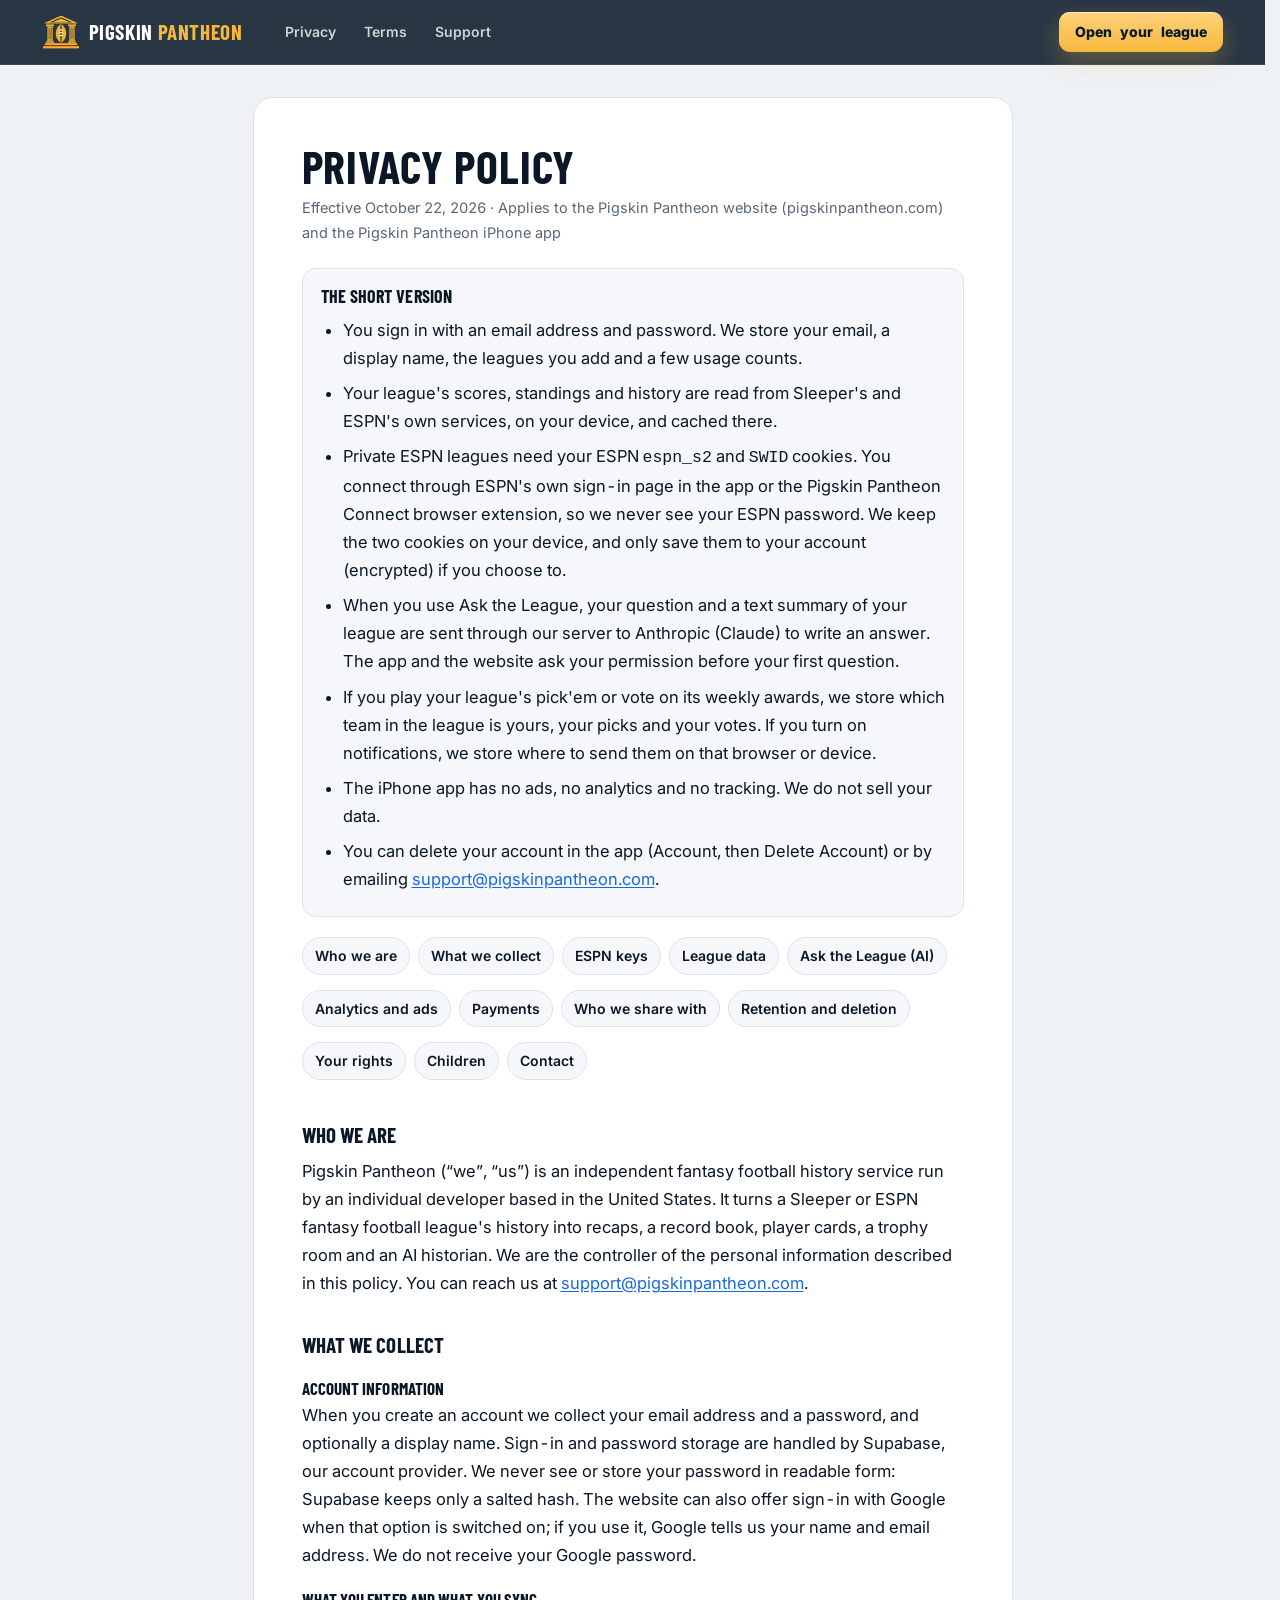
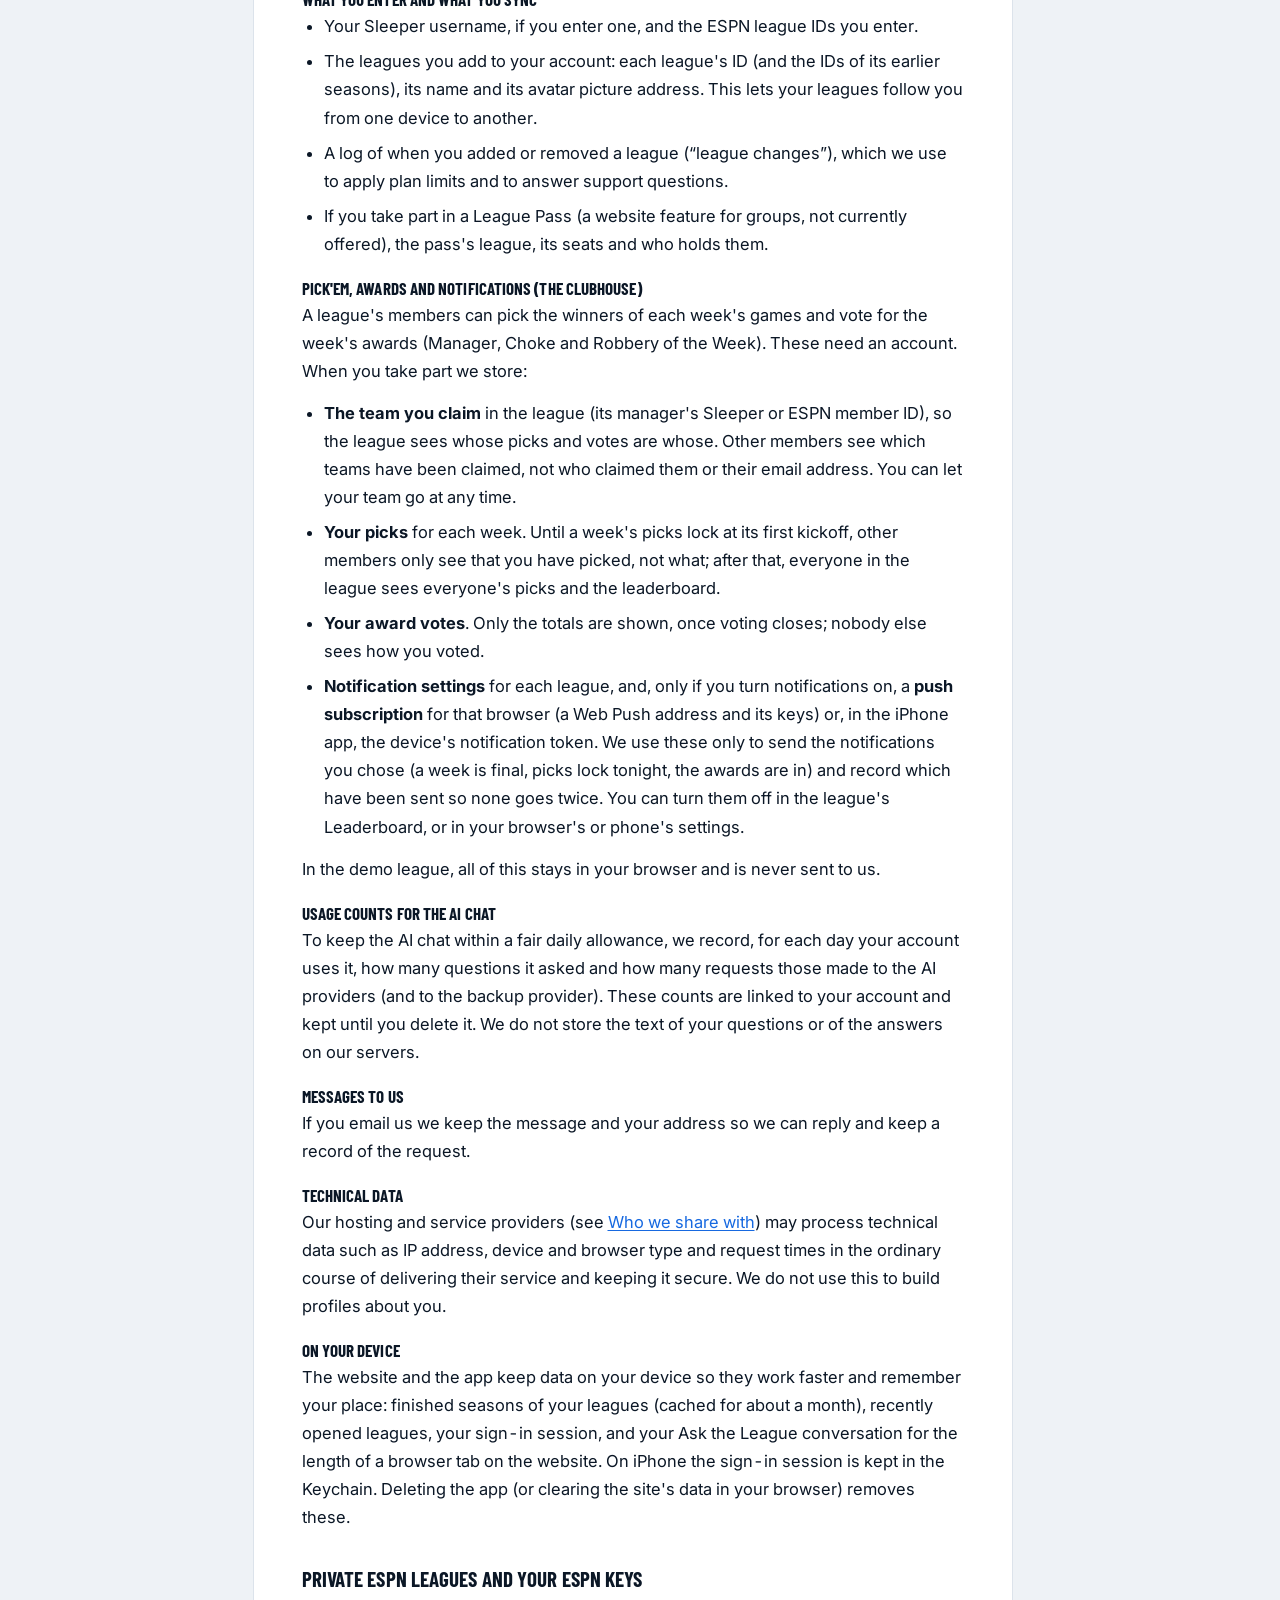
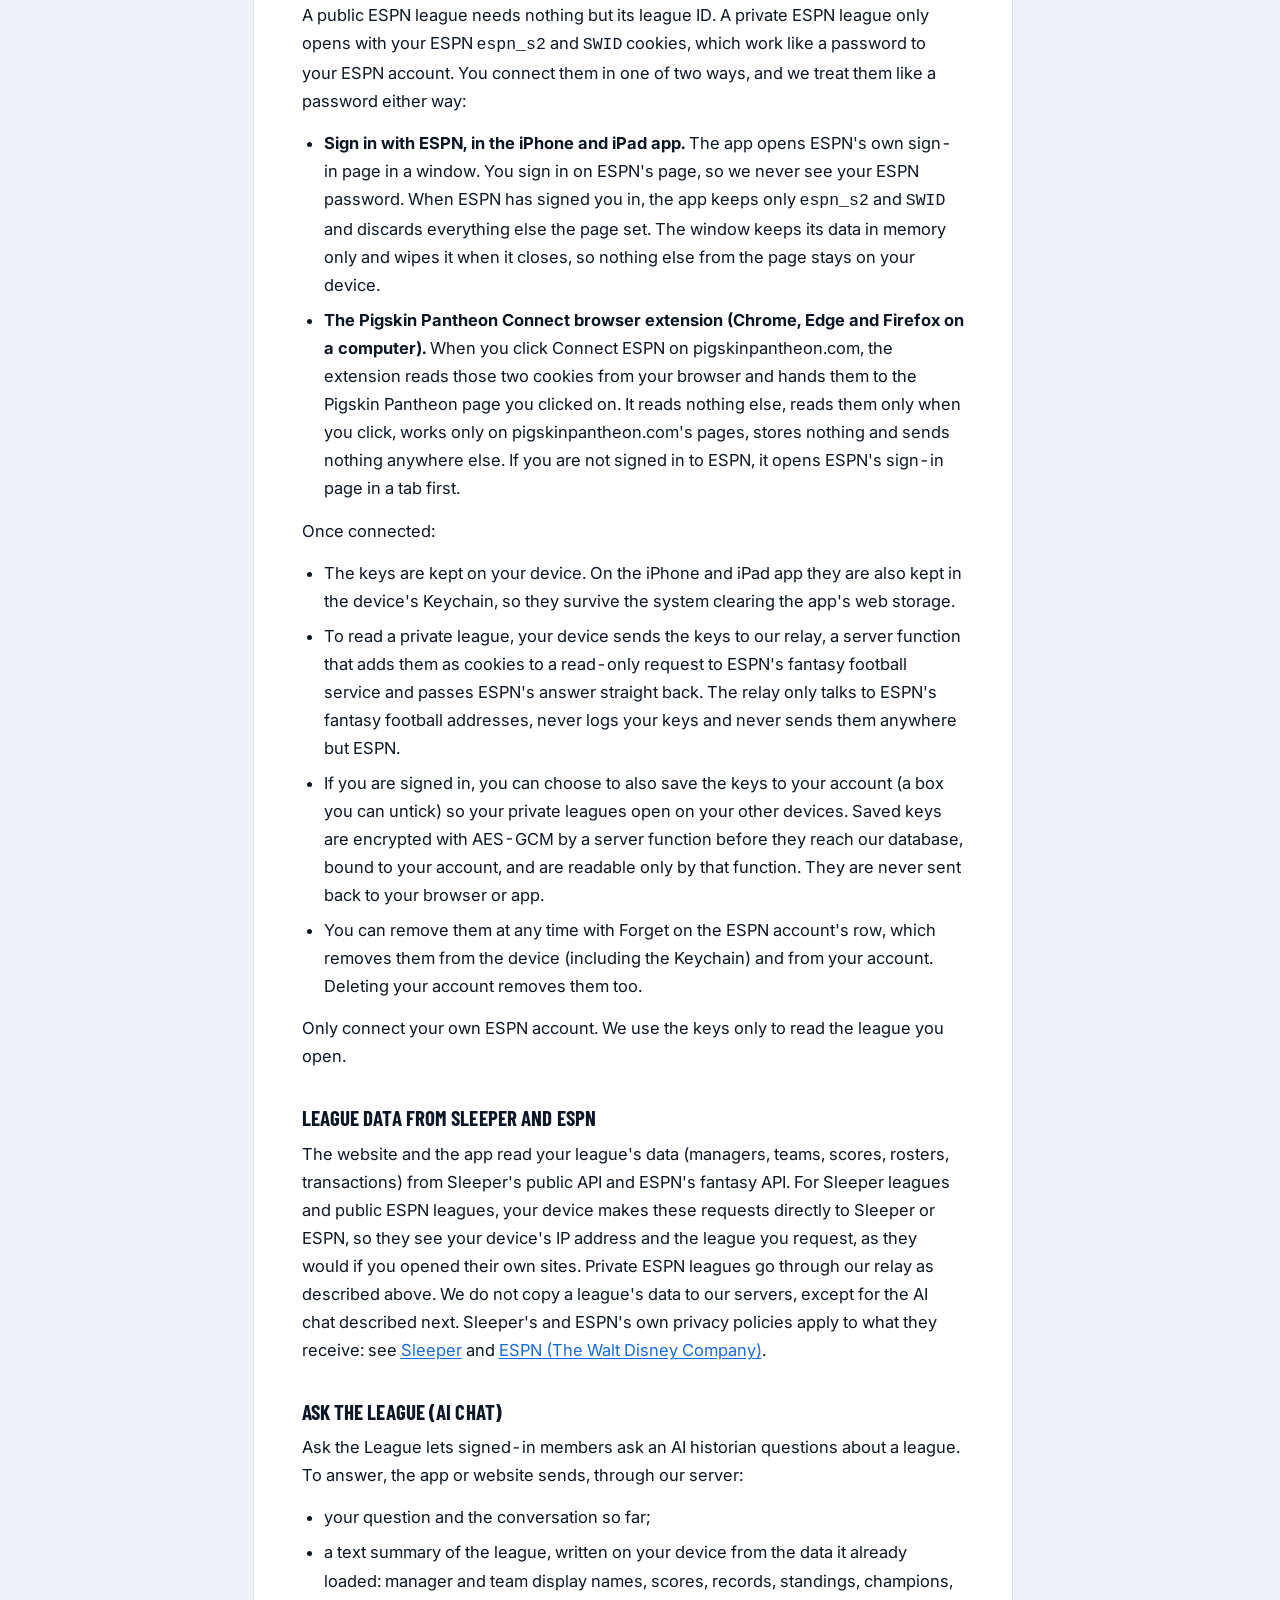
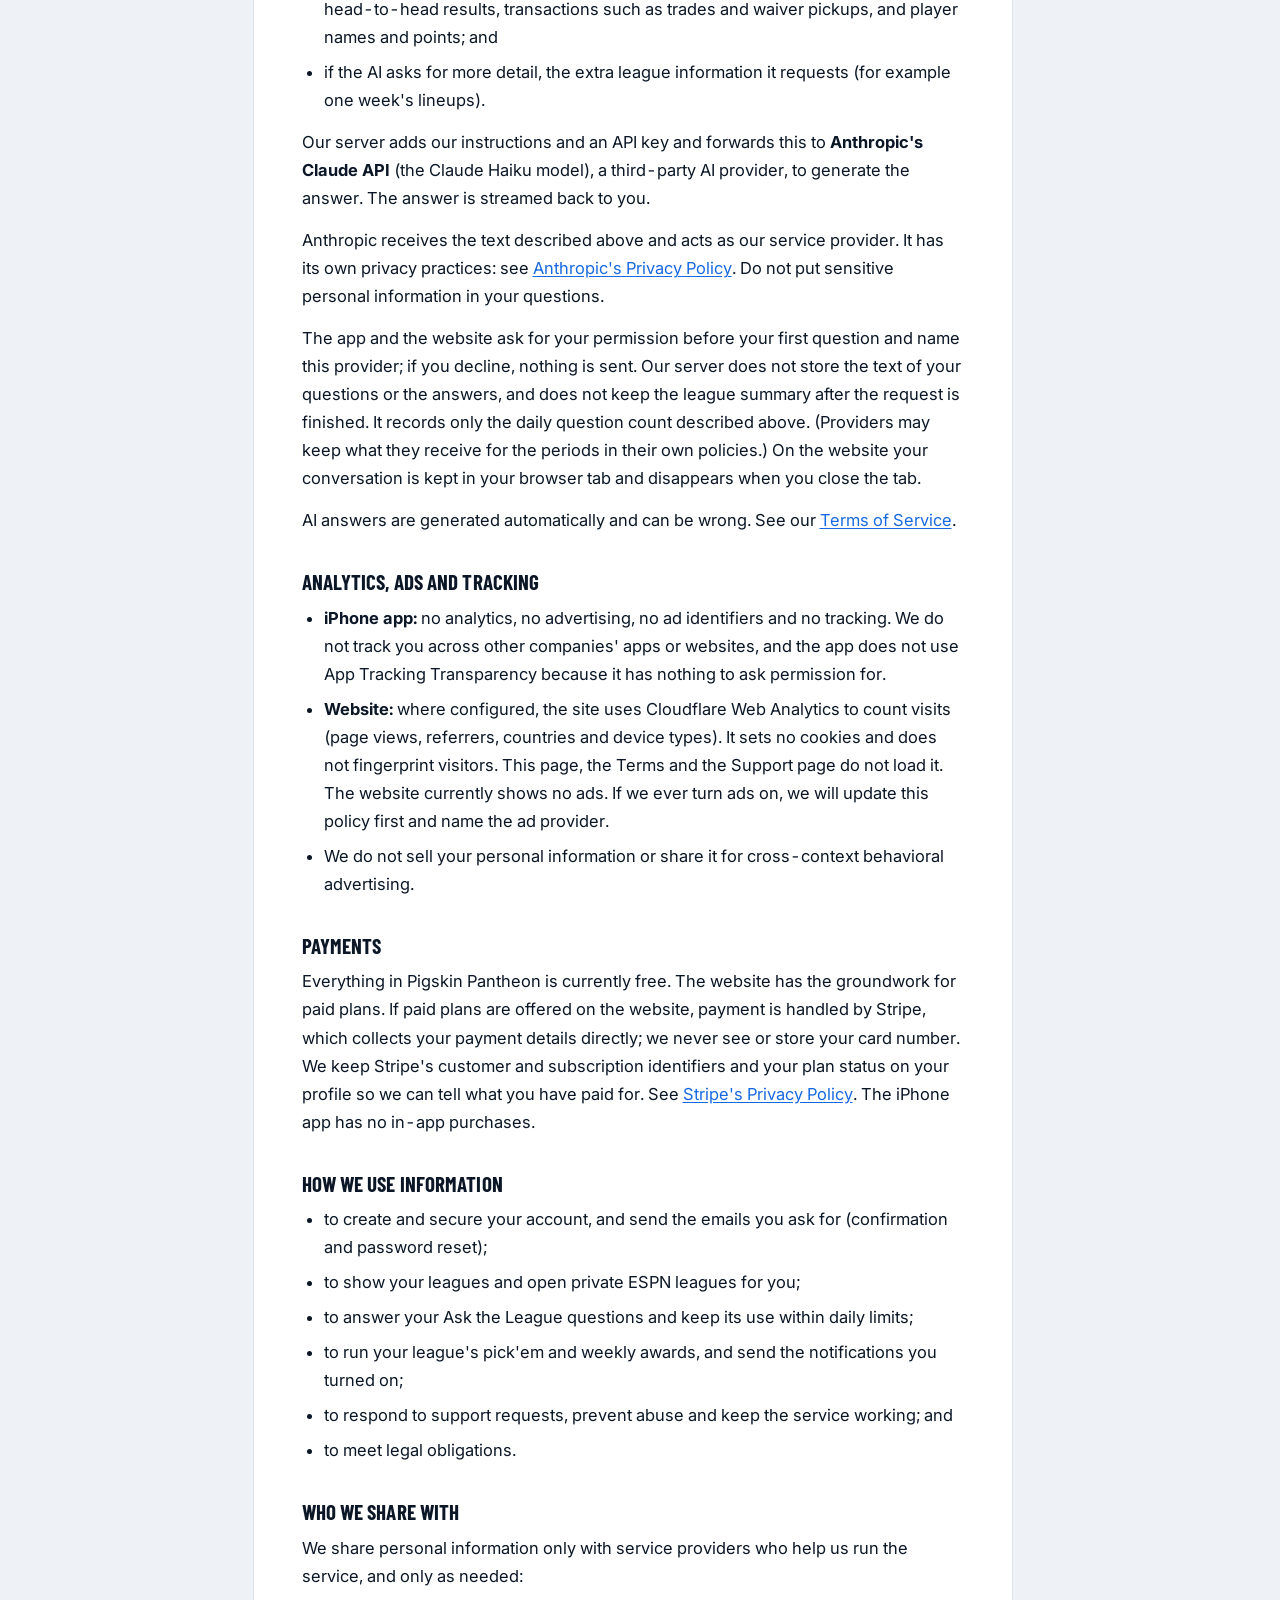
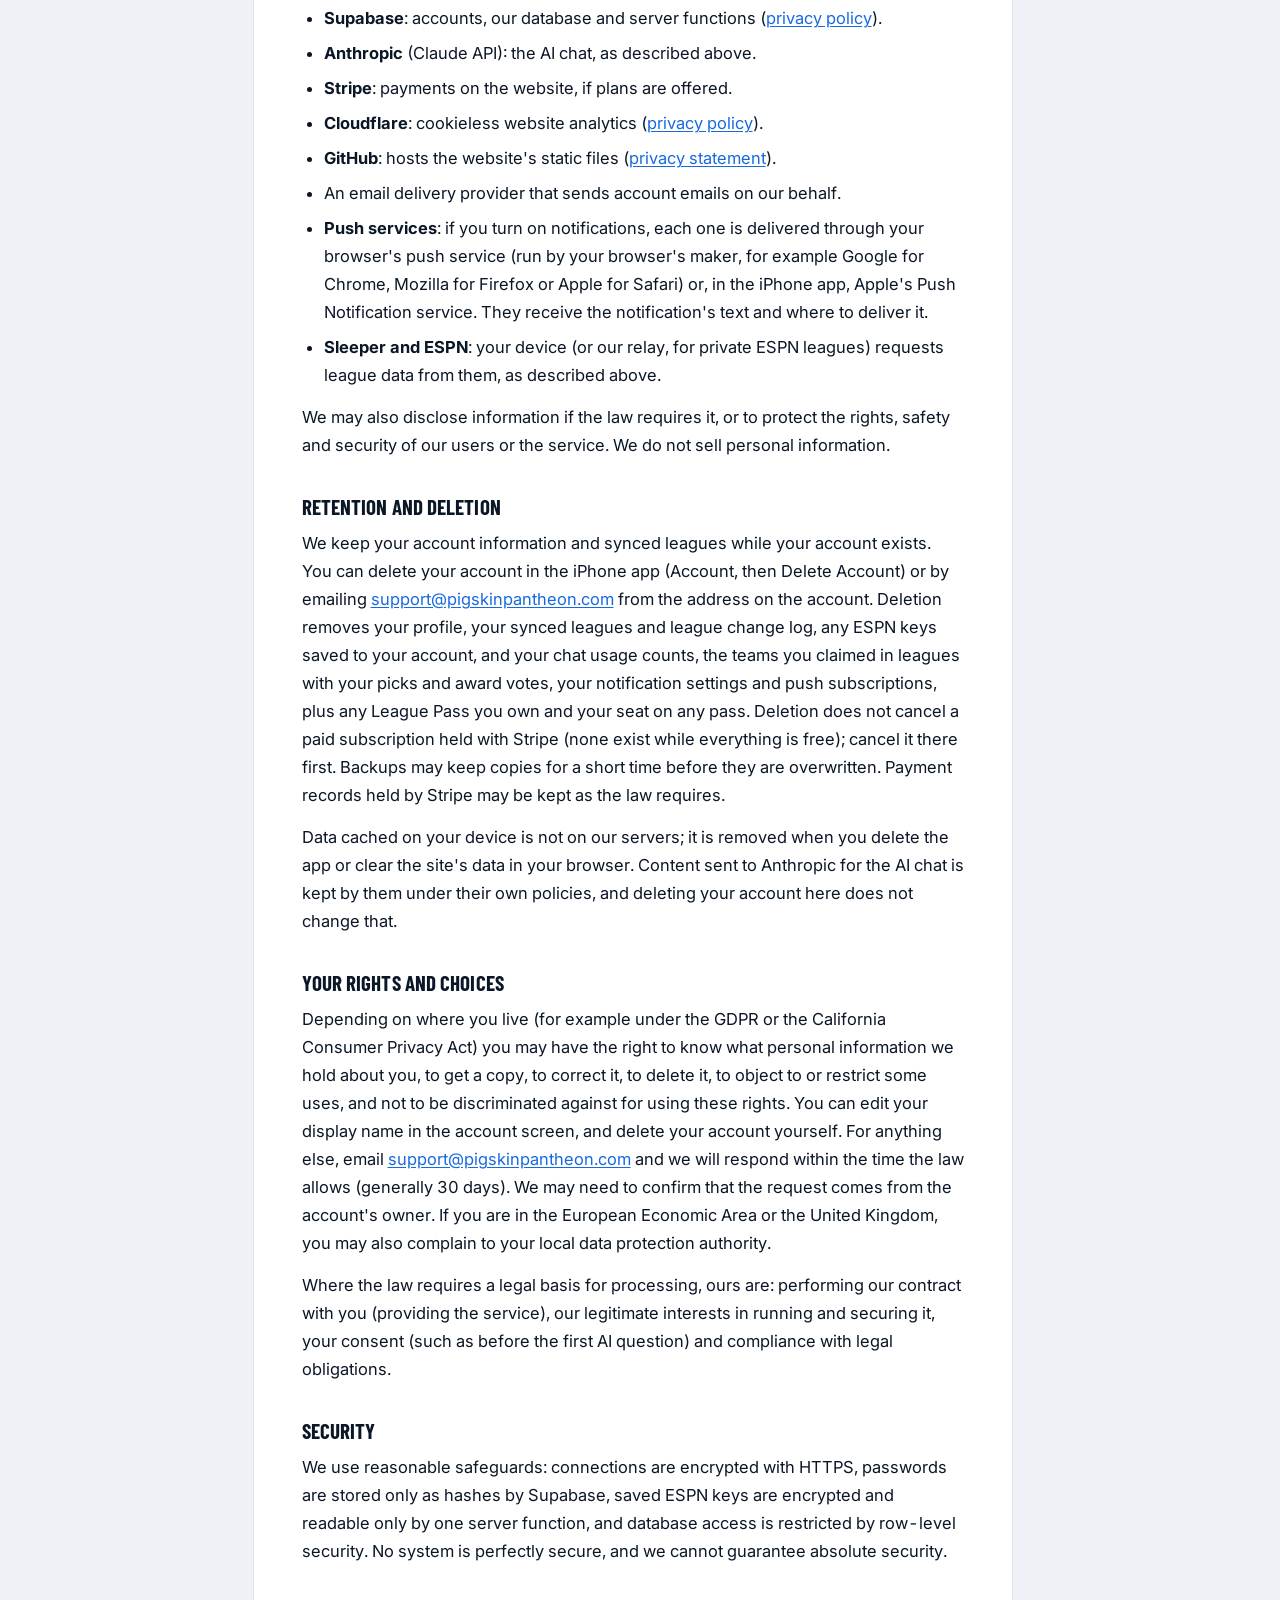
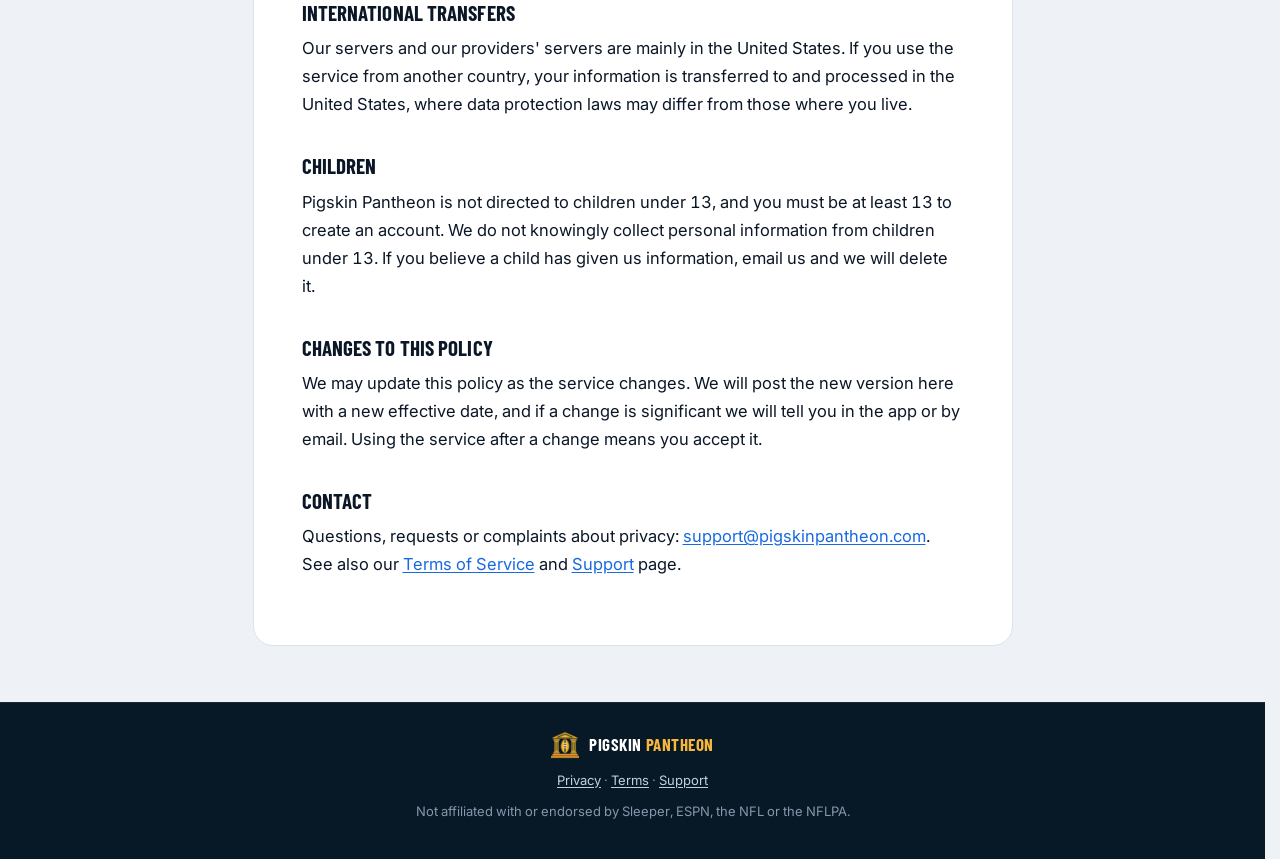
<file: privacy.html>
<!DOCTYPE html>
<html lang="en">
<head>
  <meta charset="UTF-8" />
  <meta name="viewport" content="width=device-width, initial-scale=1.0" />
  <meta name="description" content="How Pigskin Pantheon handles your information: accounts, league data, private ESPN keys, the Ask the League AI chat, analytics and how to delete your account." />
  <title>Privacy Policy · Pigskin Pantheon</title>
  <link rel="canonical" href="https://pigskinpantheon.com/privacy.html" />
  <meta property="og:type" content="website" />
  <meta property="og:site_name" content="Pigskin Pantheon" />
  <meta property="og:title" content="Privacy Policy · Pigskin Pantheon" />
  <meta property="og:description" content="How Pigskin Pantheon handles your information: accounts, league data, private ESPN keys, the Ask the League AI chat, analytics and how to delete your account." />
  <meta property="og:url" content="https://pigskinpantheon.com/privacy.html" />
  <meta property="og:image" content="https://pigskinpantheon.com/img/landing/og.jpg" />
  <link rel="manifest" href="manifest.webmanifest" />
  <link rel="preconnect" href="https://fonts.googleapis.com" />
  <link rel="preconnect" href="https://fonts.gstatic.com" crossorigin />
  <link href="https://fonts.googleapis.com/css2?family=Barlow+Condensed:wght@600;700&family=Inter:wght@400;500;600;700&display=swap" rel="stylesheet" />
  <meta name="theme-color" content="#071827" />
  <meta name="mobile-web-app-capable" content="yes" />
  <meta name="apple-mobile-web-app-capable" content="yes" />
  <meta name="apple-mobile-web-app-status-bar-style" content="black-translucent" />
  <meta name="apple-mobile-web-app-title" content="Pantheon" />
  <link rel="icon" href="icons/favicon-32.png" sizes="32x32" type="image/png" />
  <link rel="icon" href="icons/icon-192.png" sizes="192x192" type="image/png" />
  <link rel="apple-touch-icon" href="icons/apple-touch-icon.png" />
  <script src="pwa.js" defer></script>
  <link rel="stylesheet" href="ui.css?v=2" />
  <link rel="stylesheet" href="design.css?v=2" />
  <link rel="stylesheet" href="landing.css" />
  <style>
    /* Long-form text for the legal and support pages. */
    body.lp:not(#_) {
      --lg-page: #eef2f6;
      --lg-card: #ffffff;
      --lg-ink: #0b1726;
      --lg-muted: #586679;
      --lg-line: #dce3eb;
      --lg-link: #1769e0;
      --lg-soft: #f5f7fa;
      background: var(--lg-page);
      color: var(--lg-ink);
    }
    @media (prefers-color-scheme: dark) {
      body.lp:not(#_) {
        --lg-page: #08121d;
        --lg-card: #0f1e2f;
        --lg-ink: #e6edf5;
        --lg-muted: #9db0c3;
        --lg-line: #223750;
        --lg-link: #7fb2ff;
        --lg-soft: #132740;
      }
    }
    .lg-main { width: min(760px, calc(100% - 32px)); margin: 0 auto; padding: 32px 0 56px; }
    .lg { background: var(--lg-card); border: 1px solid var(--lg-line); border-radius: 20px; padding: 28px 22px 32px; font-size: 16.5px; line-height: 1.7; color: var(--lg-ink); }
    @media (min-width: 640px) { .lg { padding: 44px 48px 52px; } }
    .lg h1 { margin: 0 0 6px; font-family: "Barlow Condensed", sans-serif; font-weight: 700; font-size: clamp(34px, 7vw, 46px); line-height: 1.05; letter-spacing: .02em; text-transform: uppercase; color: var(--lg-ink); }
    .lg .lg-meta { margin: 0 0 22px; color: var(--lg-muted); font-size: 14.5px; }
    .lg h2 { margin: 34px 0 8px; font-size: 21px; line-height: 1.3; font-weight: 700; color: var(--lg-ink); }
    .lg h3 { margin: 22px 0 4px; font-size: 17px; font-weight: 700; color: var(--lg-ink); }
    .lg p { margin: 0 0 14px; }
    .lg ul, .lg ol { margin: 0 0 14px; padding-left: 22px; }
    .lg li { margin: 0 0 7px; }
    .lg a { color: var(--lg-link); text-decoration: underline; text-underline-offset: 2px; overflow-wrap: anywhere; }
    .lg a:focus-visible, .lg summary:focus-visible { outline: 3px solid var(--lp-gold); outline-offset: 2px; border-radius: 4px; }
    .lg .lg-box { margin: 0 0 20px; padding: 16px 18px; background: var(--lg-soft); border: 1px solid var(--lg-line); border-radius: 14px; }
    .lg .lg-box p:last-child, .lg .lg-box ul:last-child { margin-bottom: 0; }
    .lg .lg-box h2 { margin-top: 0; font-size: 18px; }
    .lg .lg-caps { font-size: 15px; text-transform: uppercase; letter-spacing: .01em; }
    .lg details { margin: 0 0 10px; border: 1px solid var(--lg-line); border-radius: 14px; background: var(--lg-soft); }
    .lg summary { cursor: pointer; padding: 14px 18px; font-weight: 700; list-style: none; }
    .lg summary::-webkit-details-marker { display: none; }
    .lg summary::before { content: "+"; display: inline-block; width: 1.2em; font-weight: 700; color: var(--lg-muted); }
    .lg details[open] summary::before { content: "\2212"; }
    .lg details > div { padding: 0 18px 4px 38px; }
    .lg .lg-toc { margin: 0 0 20px; padding: 0; list-style: none; display: flex; flex-wrap: wrap; gap: 8px; }
    .lg .lg-toc a { display: inline-block; padding: 6px 12px; border: 1px solid var(--lg-line); border-radius: 999px; background: var(--lg-soft); font-size: 14px; font-weight: 600; text-decoration: none; color: var(--lg-ink); }
    .lg .lg-toc a:hover { border-color: var(--lg-link); }
    .lg-mail { display: inline-flex; margin: 4px 0 14px; text-decoration: none !important; color: var(--lp-navy) !important; }
    html:has(body.lp) { scroll-padding-top: 84px; }
  </style>
</head>
<body class="lp">
  <a class="lp-skip" href="#main">Skip to the page</a>

  <header class="lp-nav" id="top">
    <div class="lp-wrap lp-nav-inner">
      <a class="lp-logo" href="index.html" aria-label="Pigskin Pantheon home">
        <img src="icons/crest.png" alt="" width="40" height="40" />
        <span>Pigskin <span class="brand-accent">Pantheon</span></span>
      </a>
      <nav class="lp-links" aria-label="Legal and help">
        <a href="privacy.html" aria-current="page">Privacy</a>
        <a href="terms.html">Terms</a>
        <a href="support.html">Support</a>
      </nav>
      <div class="lp-nav-end">
        <a class="lp-btn lp-btn-gold lp-btn-sm" href="index.html#find">Open <span class="lp-long">your </span>league</a>
      </div>
    </div>
  </header>

  <main class="lg-main" id="main">
    <article class="lg">
      <h1>Privacy Policy</h1>
      <p class="lg-meta">Effective October 22, 2026 · Applies to the Pigskin Pantheon website (pigskinpantheon.com) and the Pigskin Pantheon iPhone app</p>

      <div class="lg-box">
        <h2>The short version</h2>
        <ul>
          <li>You sign in with an email address and password. We store your email, a display name, the leagues you add and a few usage counts.</li>
          <li>Your league's scores, standings and history are read from Sleeper's and ESPN's own services, on your device, and cached there.</li>
          <li>Private ESPN leagues need your ESPN <code>espn_s2</code> and <code>SWID</code> cookies. You connect through ESPN's own sign-in page in the app or the Pigskin Pantheon Connect browser extension, so we never see your ESPN password. We keep the two cookies on your device, and only save them to your account (encrypted) if you choose to.</li>
          <li>When you use Ask the League, your question and a text summary of your league are sent through our server to Anthropic (Claude) to write an answer. The app and the website ask your permission before your first question.</li>
          <li>If you play your league's pick'em or vote on its weekly awards, we store which team in the league is yours, your picks and your votes. If you turn on notifications, we store where to send them on that browser or device.</li>
          <li>The iPhone app has no ads, no analytics and no tracking. We do not sell your data.</li>
          <li>You can delete your account in the app (Account, then Delete Account) or by emailing <a href="mailto:support@pigskinpantheon.com">support@pigskinpantheon.com</a>.</li>
        </ul>
      </div>

      <ul class="lg-toc" aria-label="Sections">
        <li><a href="#who">Who we are</a></li>
        <li><a href="#collect">What we collect</a></li>
        <li><a href="#espn-keys">ESPN keys</a></li>
        <li><a href="#league-data">League data</a></li>
        <li><a href="#ai">Ask the League (AI)</a></li>
        <li><a href="#tracking">Analytics and ads</a></li>
        <li><a href="#payments">Payments</a></li>
        <li><a href="#sharing">Who we share with</a></li>
        <li><a href="#retention">Retention and deletion</a></li>
        <li><a href="#rights">Your rights</a></li>
        <li><a href="#children">Children</a></li>
        <li><a href="#contact">Contact</a></li>
      </ul>

      <h2 id="who">Who we are</h2>
      <p>Pigskin Pantheon (&ldquo;we&rdquo;, &ldquo;us&rdquo;) is an independent fantasy football history service run by an individual developer based in the United States. It turns a Sleeper or ESPN fantasy football league's history into recaps, a record book, player cards, a trophy room and an AI historian. We are the controller of the personal information described in this policy. You can reach us at <a href="mailto:support@pigskinpantheon.com">support@pigskinpantheon.com</a>.</p>

      <h2 id="collect">What we collect</h2>
      <h3>Account information</h3>
      <p>When you create an account we collect your email address and a password, and optionally a display name. Sign-in and password storage are handled by Supabase, our account provider. We never see or store your password in readable form: Supabase keeps only a salted hash. The website can also offer sign-in with Google when that option is switched on; if you use it, Google tells us your name and email address. We do not receive your Google password.</p>
      <h3>What you enter and what you sync</h3>
      <ul>
        <li>Your Sleeper username, if you enter one, and the ESPN league IDs you enter.</li>
        <li>The leagues you add to your account: each league's ID (and the IDs of its earlier seasons), its name and its avatar picture address. This lets your leagues follow you from one device to another.</li>
        <li>A log of when you added or removed a league (&ldquo;league changes&rdquo;), which we use to apply plan limits and to answer support questions.</li>
        <li>If you take part in a League Pass (a website feature for groups, not currently offered), the pass's league, its seats and who holds them.</li>
      </ul>
      <h3 id="clubhouse">Pick'em, awards and notifications (the clubhouse)</h3>
      <p>A league's members can pick the winners of each week's games and vote for the week's awards (Manager, Choke and Robbery of the Week). These need an account. When you take part we store:</p>
      <ul>
        <li><strong>The team you claim</strong> in the league (its manager's Sleeper or ESPN member ID), so the league sees whose picks and votes are whose. Other members see which teams have been claimed, not who claimed them or their email address. You can let your team go at any time.</li>
        <li><strong>Your picks</strong> for each week. Until a week's picks lock at its first kickoff, other members only see that you have picked, not what; after that, everyone in the league sees everyone's picks and the leaderboard.</li>
        <li><strong>Your award votes</strong>. Only the totals are shown, once voting closes; nobody else sees how you voted.</li>
        <li><strong>Notification settings</strong> for each league, and, only if you turn notifications on, a <strong>push subscription</strong> for that browser (a Web Push address and its keys) or, in the iPhone app, the device's notification token. We use these only to send the notifications you chose (a week is final, picks lock tonight, the awards are in) and record which have been sent so none goes twice. You can turn them off in the league's Leaderboard, or in your browser's or phone's settings.</li>
      </ul>
      <p>In the demo league, all of this stays in your browser and is never sent to us.</p>
      <h3>Usage counts for the AI chat</h3>
      <p>To keep the AI chat within a fair daily allowance, we record, for each day your account uses it, how many questions it asked and how many requests those made to the AI providers (and to the backup provider). These counts are linked to your account and kept until you delete it. We do not store the text of your questions or of the answers on our servers.</p>
      <h3>Messages to us</h3>
      <p>If you email us we keep the message and your address so we can reply and keep a record of the request.</p>
      <h3>Technical data</h3>
      <p>Our hosting and service providers (see <a href="#sharing">Who we share with</a>) may process technical data such as IP address, device and browser type and request times in the ordinary course of delivering their service and keeping it secure. We do not use this to build profiles about you.</p>
      <h3>On your device</h3>
      <p>The website and the app keep data on your device so they work faster and remember your place: finished seasons of your leagues (cached for about a month), recently opened leagues, your sign-in session, and your Ask the League conversation for the length of a browser tab on the website. On iPhone the sign-in session is kept in the Keychain. Deleting the app (or clearing the site's data in your browser) removes these.</p>

      <h2 id="espn-keys">Private ESPN leagues and your ESPN keys</h2>
      <p>A public ESPN league needs nothing but its league ID. A private ESPN league only opens with your ESPN <code>espn_s2</code> and <code>SWID</code> cookies, which work like a password to your ESPN account. You connect them in one of two ways, and we treat them like a password either way:</p>
      <ul>
        <li><strong>Sign in with ESPN, in the iPhone and iPad app.</strong> The app opens ESPN's own sign-in page in a window. You sign in on ESPN's page, so we never see your ESPN password. When ESPN has signed you in, the app keeps only <code>espn_s2</code> and <code>SWID</code> and discards everything else the page set. The window keeps its data in memory only and wipes it when it closes, so nothing else from the page stays on your device.</li>
        <li><strong>The Pigskin Pantheon Connect browser extension (Chrome, Edge and Firefox on a computer).</strong> When you click Connect ESPN on pigskinpantheon.com, the extension reads those two cookies from your browser and hands them to the Pigskin Pantheon page you clicked on. It reads nothing else, reads them only when you click, works only on pigskinpantheon.com's pages, stores nothing and sends nothing anywhere else. If you are not signed in to ESPN, it opens ESPN's sign-in page in a tab first.</li>
      </ul>
      <p>Once connected:</p>
      <ul>
        <li>The keys are kept on your device. On the iPhone and iPad app they are also kept in the device's Keychain, so they survive the system clearing the app's web storage.</li>
        <li>To read a private league, your device sends the keys to our relay, a server function that adds them as cookies to a read-only request to ESPN's fantasy football service and passes ESPN's answer straight back. The relay only talks to ESPN's fantasy football addresses, never logs your keys and never sends them anywhere but ESPN.</li>
        <li>If you are signed in, you can choose to also save the keys to your account (a box you can untick) so your private leagues open on your other devices. Saved keys are encrypted with AES-GCM by a server function before they reach our database, bound to your account, and are readable only by that function. They are never sent back to your browser or app.</li>
        <li>You can remove them at any time with Forget on the ESPN account's row, which removes them from the device (including the Keychain) and from your account. Deleting your account removes them too.</li>
      </ul>
      <p>Only connect your own ESPN account. We use the keys only to read the league you open.</p>

      <h2 id="league-data">League data from Sleeper and ESPN</h2>
      <p>The website and the app read your league's data (managers, teams, scores, rosters, transactions) from Sleeper's public API and ESPN's fantasy API. For Sleeper leagues and public ESPN leagues, your device makes these requests directly to Sleeper or ESPN, so they see your device's IP address and the league you request, as they would if you opened their own sites. Private ESPN leagues go through our relay as described above. We do not copy a league's data to our servers, except for the AI chat described next. Sleeper's and ESPN's own privacy policies apply to what they receive: see <a href="https://sleeper.com/privacy" target="_blank" rel="noopener">Sleeper</a> and <a href="https://privacy.thewaltdisneycompany.com/en/" target="_blank" rel="noopener">ESPN (The Walt Disney Company)</a>.</p>

      <h2 id="ai">Ask the League (AI chat)</h2>
      <p>Ask the League lets signed-in members ask an AI historian questions about a league. To answer, the app or website sends, through our server:</p>
      <ul>
        <li>your question and the conversation so far;</li>
        <li>a text summary of the league, written on your device from the data it already loaded: manager and team display names, scores, records, standings, champions, head-to-head results, transactions such as trades and waiver pickups, and player names and points; and</li>
        <li>if the AI asks for more detail, the extra league information it requests (for example one week's lineups).</li>
      </ul>
      <p>Our server adds our instructions and an API key and forwards this to <strong>Anthropic's Claude API</strong> (the Claude Haiku model), a third-party AI provider, to generate the answer. The answer is streamed back to you.</p>
      <p>Anthropic receives the text described above and acts as our service provider. It has its own privacy practices: see <a href="https://www.anthropic.com/legal/privacy" target="_blank" rel="noopener">Anthropic's Privacy Policy</a>. Do not put sensitive personal information in your questions.</p>
      <p>The app and the website ask for your permission before your first question and name this provider; if you decline, nothing is sent. Our server does not store the text of your questions or the answers, and does not keep the league summary after the request is finished. It records only the daily question count described above. (Providers may keep what they receive for the periods in their own policies.) On the website your conversation is kept in your browser tab and disappears when you close the tab.</p>
      <p>AI answers are generated automatically and can be wrong. See our <a href="terms.html">Terms of Service</a>.</p>

      <h2 id="tracking">Analytics, ads and tracking</h2>
      <ul>
        <li><strong>iPhone app:</strong> no analytics, no advertising, no ad identifiers and no tracking. We do not track you across other companies' apps or websites, and the app does not use App Tracking Transparency because it has nothing to ask permission for.</li>
        <li><strong>Website:</strong> where configured, the site uses Cloudflare Web Analytics to count visits (page views, referrers, countries and device types). It sets no cookies and does not fingerprint visitors. This page, the Terms and the Support page do not load it. The website currently shows no ads. If we ever turn ads on, we will update this policy first and name the ad provider.</li>
        <li>We do not sell your personal information or share it for cross-context behavioral advertising.</li>
      </ul>

      <h2 id="payments">Payments</h2>
      <p>Everything in Pigskin Pantheon is currently free. The website has the groundwork for paid plans. If paid plans are offered on the website, payment is handled by Stripe, which collects your payment details directly; we never see or store your card number. We keep Stripe's customer and subscription identifiers and your plan status on your profile so we can tell what you have paid for. See <a href="https://stripe.com/privacy" target="_blank" rel="noopener">Stripe's Privacy Policy</a>. The iPhone app has no in-app purchases.</p>

      <h2 id="use">How we use information</h2>
      <ul>
        <li>to create and secure your account, and send the emails you ask for (confirmation and password reset);</li>
        <li>to show your leagues and open private ESPN leagues for you;</li>
        <li>to answer your Ask the League questions and keep its use within daily limits;</li>
        <li>to run your league's pick'em and weekly awards, and send the notifications you turned on;</li>
        <li>to respond to support requests, prevent abuse and keep the service working; and</li>
        <li>to meet legal obligations.</li>
      </ul>

      <h2 id="sharing">Who we share with</h2>
      <p>We share personal information only with service providers who help us run the service, and only as needed:</p>
      <ul>
        <li><strong>Supabase</strong>: accounts, our database and server functions (<a href="https://supabase.com/privacy" target="_blank" rel="noopener">privacy policy</a>).</li>
        <li><strong>Anthropic</strong> (Claude API): the AI chat, as described above.</li>
        <li><strong>Stripe</strong>: payments on the website, if plans are offered.</li>
        <li><strong>Cloudflare</strong>: cookieless website analytics (<a href="https://www.cloudflare.com/privacypolicy/" target="_blank" rel="noopener">privacy policy</a>).</li>
        <li><strong>GitHub</strong>: hosts the website's static files (<a href="https://docs.github.com/en/site-policy/privacy-policies/github-general-privacy-statement" target="_blank" rel="noopener">privacy statement</a>).</li>
        <li>An email delivery provider that sends account emails on our behalf.</li>
        <li><strong>Push services</strong>: if you turn on notifications, each one is delivered through your browser's push service (run by your browser's maker, for example Google for Chrome, Mozilla for Firefox or Apple for Safari) or, in the iPhone app, Apple's Push Notification service. They receive the notification's text and where to deliver it.</li>
        <li><strong>Sleeper and ESPN</strong>: your device (or our relay, for private ESPN leagues) requests league data from them, as described above.</li>
      </ul>
      <p>We may also disclose information if the law requires it, or to protect the rights, safety and security of our users or the service. We do not sell personal information.</p>

      <h2 id="retention">Retention and deletion</h2>
      <p>We keep your account information and synced leagues while your account exists. You can delete your account in the iPhone app (Account, then Delete Account) or by emailing <a href="mailto:support@pigskinpantheon.com">support@pigskinpantheon.com</a> from the address on the account. Deletion removes your profile, your synced leagues and league change log, any ESPN keys saved to your account, and your chat usage counts, the teams you claimed in leagues with your picks and award votes, your notification settings and push subscriptions, plus any League Pass you own and your seat on any pass. Deletion does not cancel a paid subscription held with Stripe (none exist while everything is free); cancel it there first. Backups may keep copies for a short time before they are overwritten. Payment records held by Stripe may be kept as the law requires.</p>
      <p>Data cached on your device is not on our servers; it is removed when you delete the app or clear the site's data in your browser. Content sent to Anthropic for the AI chat is kept by them under their own policies, and deleting your account here does not change that.</p>

      <h2 id="rights">Your rights and choices</h2>
      <p>Depending on where you live (for example under the GDPR or the California Consumer Privacy Act) you may have the right to know what personal information we hold about you, to get a copy, to correct it, to delete it, to object to or restrict some uses, and not to be discriminated against for using these rights. You can edit your display name in the account screen, and delete your account yourself. For anything else, email <a href="mailto:support@pigskinpantheon.com">support@pigskinpantheon.com</a> and we will respond within the time the law allows (generally 30 days). We may need to confirm that the request comes from the account's owner. If you are in the European Economic Area or the United Kingdom, you may also complain to your local data protection authority.</p>
      <p>Where the law requires a legal basis for processing, ours are: performing our contract with you (providing the service), our legitimate interests in running and securing it, your consent (such as before the first AI question) and compliance with legal obligations.</p>

      <h2 id="security">Security</h2>
      <p>We use reasonable safeguards: connections are encrypted with HTTPS, passwords are stored only as hashes by Supabase, saved ESPN keys are encrypted and readable only by one server function, and database access is restricted by row-level security. No system is perfectly secure, and we cannot guarantee absolute security.</p>

      <h2 id="transfers">International transfers</h2>
      <p>Our servers and our providers' servers are mainly in the United States. If you use the service from another country, your information is transferred to and processed in the United States, where data protection laws may differ from those where you live.</p>

      <h2 id="children">Children</h2>
      <p>Pigskin Pantheon is not directed to children under 13, and you must be at least 13 to create an account. We do not knowingly collect personal information from children under 13. If you believe a child has given us information, email us and we will delete it.</p>

      <h2 id="changes">Changes to this policy</h2>
      <p>We may update this policy as the service changes. We will post the new version here with a new effective date, and if a change is significant we will tell you in the app or by email. Using the service after a change means you accept it.</p>

      <h2 id="contact">Contact</h2>
      <p>Questions, requests or complaints about privacy: <a href="mailto:support@pigskinpantheon.com">support@pigskinpantheon.com</a>. See also our <a href="terms.html">Terms of Service</a> and <a href="support.html">Support</a> page.</p>
    </article>
  </main>

  <footer class="footer lp-footer">
    <div class="lp-wrap lp-footer-inner">
      <a class="lp-logo lp-logo-sm" href="index.html"><img src="icons/crest.png" alt="" width="28" height="28" /><span>Pigskin <span class="brand-accent">Pantheon</span></span></a>
      <p><a href="privacy.html">Privacy</a> · <a href="terms.html">Terms</a> · <a href="support.html">Support</a></p>
      <p>Not affiliated with or endorsed by Sleeper, ESPN, the NFL or the NFLPA.</p>
    </div>
  </footer>
</body>
</html>
</file>
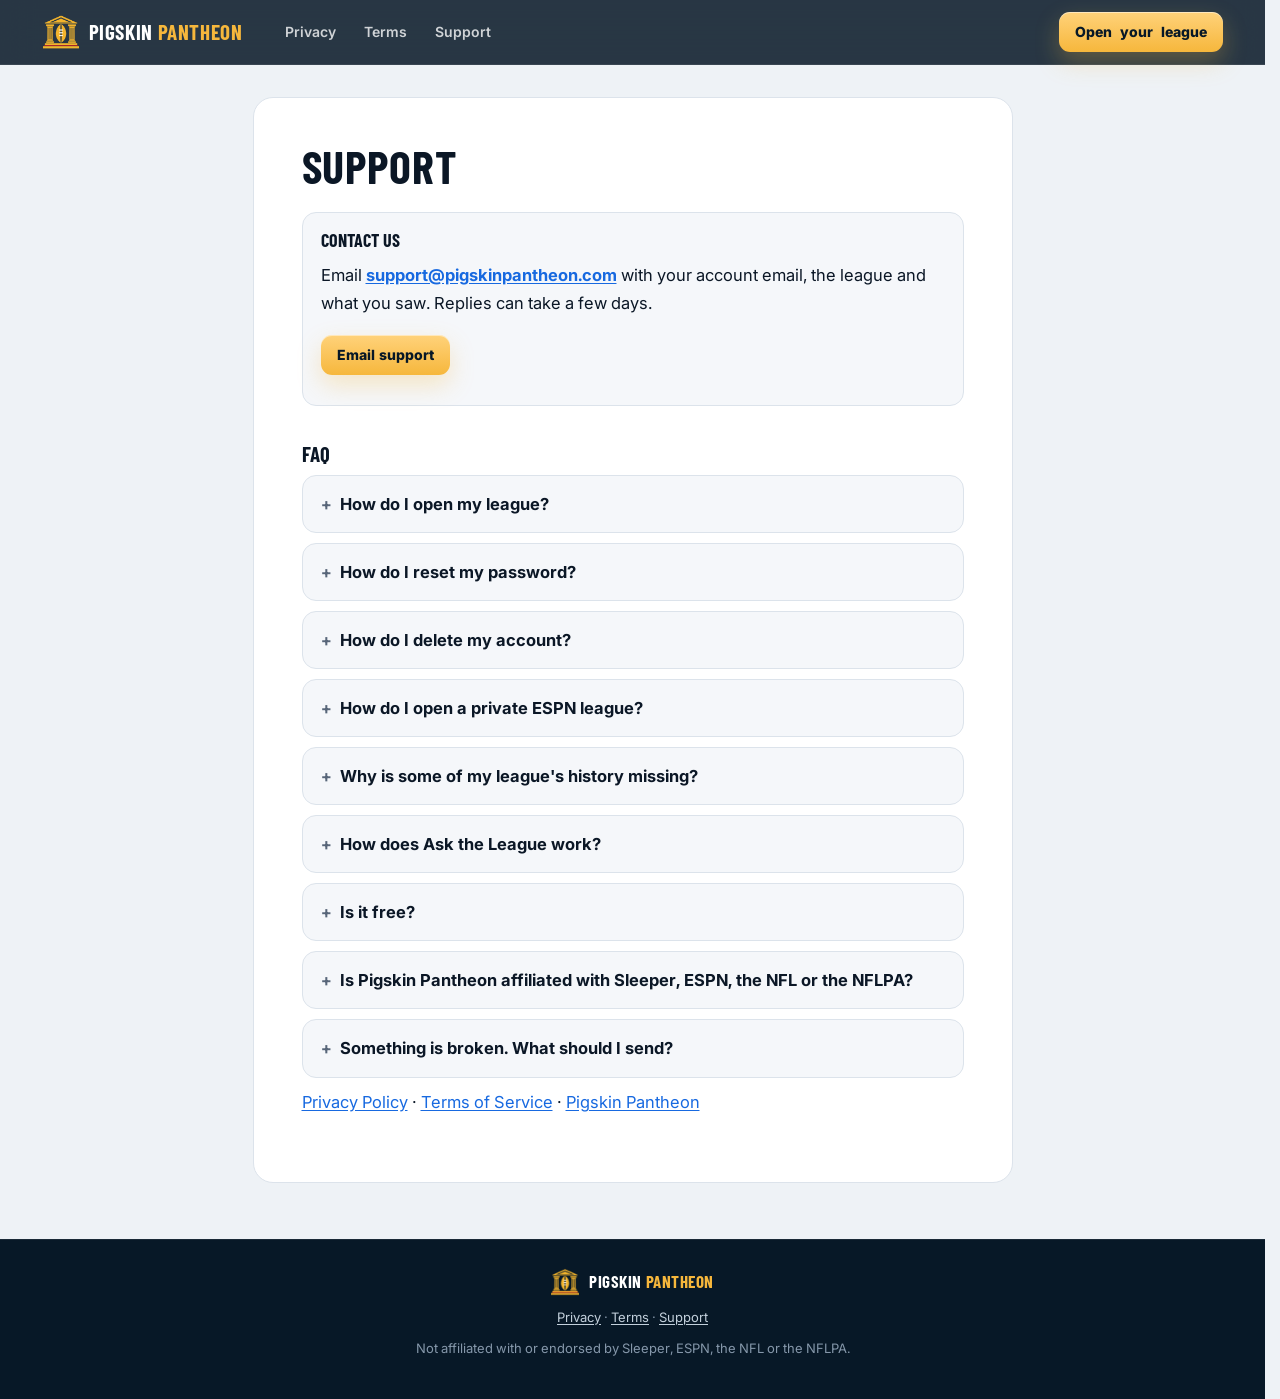
<file: support.html>
<!DOCTYPE html>
<html lang="en">
<head>
  <meta charset="UTF-8" />
  <meta name="viewport" content="width=device-width, initial-scale=1.0" />
  <meta name="description" content="Get help with Pigskin Pantheon: contact support, open a league, reset your password, delete your account and use private ESPN leagues." />
  <title>Support · Pigskin Pantheon</title>
  <link rel="canonical" href="https://pigskinpantheon.com/support.html" />
  <meta property="og:type" content="website" />
  <meta property="og:site_name" content="Pigskin Pantheon" />
  <meta property="og:title" content="Support · Pigskin Pantheon" />
  <meta property="og:description" content="Get help with Pigskin Pantheon: contact support, open a league, reset your password, delete your account and use private ESPN leagues." />
  <meta property="og:url" content="https://pigskinpantheon.com/support.html" />
  <meta property="og:image" content="https://pigskinpantheon.com/img/landing/og.jpg" />
  <link rel="manifest" href="manifest.webmanifest" />
  <link rel="preconnect" href="https://fonts.googleapis.com" />
  <link rel="preconnect" href="https://fonts.gstatic.com" crossorigin />
  <link href="https://fonts.googleapis.com/css2?family=Barlow+Condensed:wght@600;700&family=Inter:wght@400;500;600;700&display=swap" rel="stylesheet" />
  <meta name="theme-color" content="#071827" />
  <meta name="mobile-web-app-capable" content="yes" />
  <meta name="apple-mobile-web-app-capable" content="yes" />
  <meta name="apple-mobile-web-app-status-bar-style" content="black-translucent" />
  <meta name="apple-mobile-web-app-title" content="Pantheon" />
  <link rel="icon" href="icons/favicon-32.png" sizes="32x32" type="image/png" />
  <link rel="icon" href="icons/icon-192.png" sizes="192x192" type="image/png" />
  <link rel="apple-touch-icon" href="icons/apple-touch-icon.png" />
  <script src="pwa.js" defer></script>
  <link rel="stylesheet" href="ui.css?v=2" />
  <link rel="stylesheet" href="design.css?v=2" />
  <link rel="stylesheet" href="landing.css" />
  <style>
    /* Long-form text for the legal and support pages. */
    body.lp:not(#_) {
      --lg-page: #eef2f6;
      --lg-card: #ffffff;
      --lg-ink: #0b1726;
      --lg-muted: #586679;
      --lg-line: #dce3eb;
      --lg-link: #1769e0;
      --lg-soft: #f5f7fa;
      background: var(--lg-page);
      color: var(--lg-ink);
    }
    @media (prefers-color-scheme: dark) {
      body.lp:not(#_) {
        --lg-page: #08121d;
        --lg-card: #0f1e2f;
        --lg-ink: #e6edf5;
        --lg-muted: #9db0c3;
        --lg-line: #223750;
        --lg-link: #7fb2ff;
        --lg-soft: #132740;
      }
    }
    .lg-main { width: min(760px, calc(100% - 32px)); margin: 0 auto; padding: 32px 0 56px; }
    .lg { background: var(--lg-card); border: 1px solid var(--lg-line); border-radius: 20px; padding: 28px 22px 32px; font-size: 16.5px; line-height: 1.7; color: var(--lg-ink); }
    @media (min-width: 640px) { .lg { padding: 44px 48px 52px; } }
    .lg h1 { margin: 0 0 22px; font-family: "Barlow Condensed", sans-serif; font-weight: 700; font-size: clamp(34px, 7vw, 46px); line-height: 1.05; letter-spacing: .02em; text-transform: uppercase; color: var(--lg-ink); }
    .lg h2 { margin: 34px 0 8px; font-size: 21px; line-height: 1.3; font-weight: 700; color: var(--lg-ink); }
    .lg h3 { margin: 22px 0 4px; font-size: 17px; font-weight: 700; color: var(--lg-ink); }
    .lg p { margin: 0 0 14px; }
    .lg ul, .lg ol { margin: 0 0 14px; padding-left: 22px; }
    .lg li { margin: 0 0 7px; }
    .lg a { color: var(--lg-link); text-decoration: underline; text-underline-offset: 2px; overflow-wrap: anywhere; }
    .lg a:focus-visible, .lg summary:focus-visible { outline: 3px solid var(--lp-gold); outline-offset: 2px; border-radius: 4px; }
    .lg .lg-box { margin: 0 0 20px; padding: 16px 18px; background: var(--lg-soft); border: 1px solid var(--lg-line); border-radius: 14px; }
    .lg .lg-box p:last-child, .lg .lg-box ul:last-child { margin-bottom: 0; }
    .lg .lg-box h2 { margin-top: 0; font-size: 18px; }
    .lg details { margin: 0 0 10px; border: 1px solid var(--lg-line); border-radius: 14px; background: var(--lg-soft); }
    .lg summary { cursor: pointer; padding: 14px 18px; font-weight: 700; list-style: none; }
    .lg summary::-webkit-details-marker { display: none; }
    .lg summary::before { content: "+"; display: inline-block; width: 1.2em; font-weight: 700; color: var(--lg-muted); }
    .lg details[open] summary::before { content: "\2212"; }
    .lg details > div { padding: 0 18px 4px 38px; }
    .lg-mail { display: inline-flex; margin: 4px 0 14px; text-decoration: none !important; color: var(--lp-navy) !important; }
    html:has(body.lp) { scroll-padding-top: 84px; }
  </style>
</head>
<body class="lp">
  <a class="lp-skip" href="#main">Skip to the page</a>

  <header class="lp-nav" id="top">
    <div class="lp-wrap lp-nav-inner">
      <a class="lp-logo" href="index.html" aria-label="Pigskin Pantheon home">
        <img src="icons/crest.png" alt="" width="40" height="40" />
        <span>Pigskin <span class="brand-accent">Pantheon</span></span>
      </a>
      <nav class="lp-links" aria-label="Legal and help">
        <a href="privacy.html">Privacy</a>
        <a href="terms.html">Terms</a>
        <a href="support.html" aria-current="page">Support</a>
      </nav>
      <div class="lp-nav-end">
        <a class="lp-btn lp-btn-gold lp-btn-sm" href="index.html#find">Open <span class="lp-long">your </span>league</a>
      </div>
    </div>
  </header>

  <main class="lg-main" id="main">
    <article class="lg">
      <h1>Support</h1>
      <div class="lg-box">
        <h2>Contact us</h2>
        <p>Email <strong><a href="mailto:support@pigskinpantheon.com">support@pigskinpantheon.com</a></strong> with your account email, the league and what you saw. Replies can take a few days.</p>
        <a class="lp-btn lp-btn-gold lp-btn-sm lg-mail" href="mailto:support@pigskinpantheon.com?subject=Pigskin%20Pantheon%20support">Email support</a>
      </div>

      <h2>FAQ</h2>

      <details>
        <summary>How do I open my league?</summary>
        <div>
          <p>Pick your platform on the front page. The app needs no account; the website asks you to sign in.</p>
          <ul>
            <li><strong>Sleeper:</strong> enter your Sleeper username and pick a league.</li>
            <li><strong>ESPN:</strong> enter the league ID or paste its link. A public league opens from that; a private one needs ESPN sign-in (below).</li>
            <li><a href="season.html?league=demo">Open the demo league</a> to look around.</li>
          </ul>
        </div>
      </details>

      <details>
        <summary>How do I reset my password?</summary>
        <div>
          <p>On the sign-in screen choose &ldquo;Forgot password&rdquo; and follow the emailed link. No email? Check spam and the address you signed up with.</p>
        </div>
      </details>

      <details>
        <summary>How do I delete my account?</summary>
        <div>
          <p>In the app, go to <strong>Account, then Delete Account</strong>. It removes your profile, synced leagues, any ESPN keys saved to your account and your chat usage counts. Or email <a href="mailto:support@pigskinpantheon.com">support@pigskinpantheon.com</a> from your account's address and we'll delete it. Data cached on your device goes when you delete the app. Details: <a href="privacy.html#retention">Privacy Policy</a>.</p>
        </div>
      </details>

      <details>
        <summary>How do I open a private ESPN league?</summary>
        <div>
          <p>Sign in to ESPN once. Pigskin Pantheon keeps the two keys ESPN gives your browser (<code>espn_s2</code> and <code>SWID</code>), never your password.</p>
          <ul>
            <li><strong>iPhone or iPad app:</strong> ESPN tab &rsaquo; &ldquo;Private league?&rdquo; &rsaquo; <strong>Sign in with ESPN</strong>. ESPN's own page opens; sign in and your leagues appear.</li>
            <li><strong>Computer:</strong> add the Pigskin Pantheon Connect extension (Chrome, Edge or Firefox), then on the website's ESPN tab click <strong>Connect ESPN</strong>. The extension reads the two keys only when you click and stores nothing.</li>
          </ul>
          <p>Phone browsers can't connect ESPN, but keys saved to your account work there too. If ESPN signs you out, connect again. Forget removes the keys. Or make the league public in ESPN's settings and the ID is enough.</p>
        </div>
      </details>

      <details>
        <summary>Why is some of my league's history missing?</summary>
        <div>
          <p>We show what Sleeper and ESPN provide. ESPN seasons before about 2018 have scores and standings but no lineups, and its trades before 2019 are patchy. A Sleeper league that was recreated rather than renewed won't link to its older seasons.</p>
        </div>
      </details>

      <details>
        <summary>How does Ask the League work?</summary>
        <div>
          <p>It's an AI that answers questions about your league. Your question and a text summary of the league go to Anthropic Claude, and the app and the site ask first. It can be wrong, so check anything important. Accounts get a daily question limit. See the <a href="privacy.html#ai">Privacy Policy</a> and <a href="terms.html#ai">Terms</a>.</p>
        </div>
      </details>

      <details>
        <summary>Is it free?</summary>
        <div>
          <p>Yes. The app has no in-app purchases and no ads.</p>
        </div>
      </details>

      <details>
        <summary>Is Pigskin Pantheon affiliated with Sleeper, ESPN, the NFL or the NFLPA?</summary>
        <div>
          <p>No. It is not affiliated with or endorsed by Sleeper, ESPN, the NFL or the NFLPA. League data comes from Sleeper's and ESPN's own services.</p>
        </div>
      </details>

      <details>
        <summary>Something is broken. What should I send?</summary>
        <div>
          <p>What you did, what happened, the league (Sleeper username or ESPN league ID; never your password or ESPN keys), your device and app version or browser. A screenshot helps.</p>
        </div>
      </details>

      <p><a href="privacy.html">Privacy Policy</a> · <a href="terms.html">Terms of Service</a> · <a href="index.html">Pigskin Pantheon</a></p>
    </article>
  </main>

  <footer class="footer lp-footer">
    <div class="lp-wrap lp-footer-inner">
      <a class="lp-logo lp-logo-sm" href="index.html"><img src="icons/crest.png" alt="" width="28" height="28" /><span>Pigskin <span class="brand-accent">Pantheon</span></span></a>
      <p><a href="privacy.html">Privacy</a> · <a href="terms.html">Terms</a> · <a href="support.html">Support</a></p>
      <p>Not affiliated with or endorsed by Sleeper, ESPN, the NFL or the NFLPA.</p>
    </div>
  </footer>
</body>
</html>
</file>
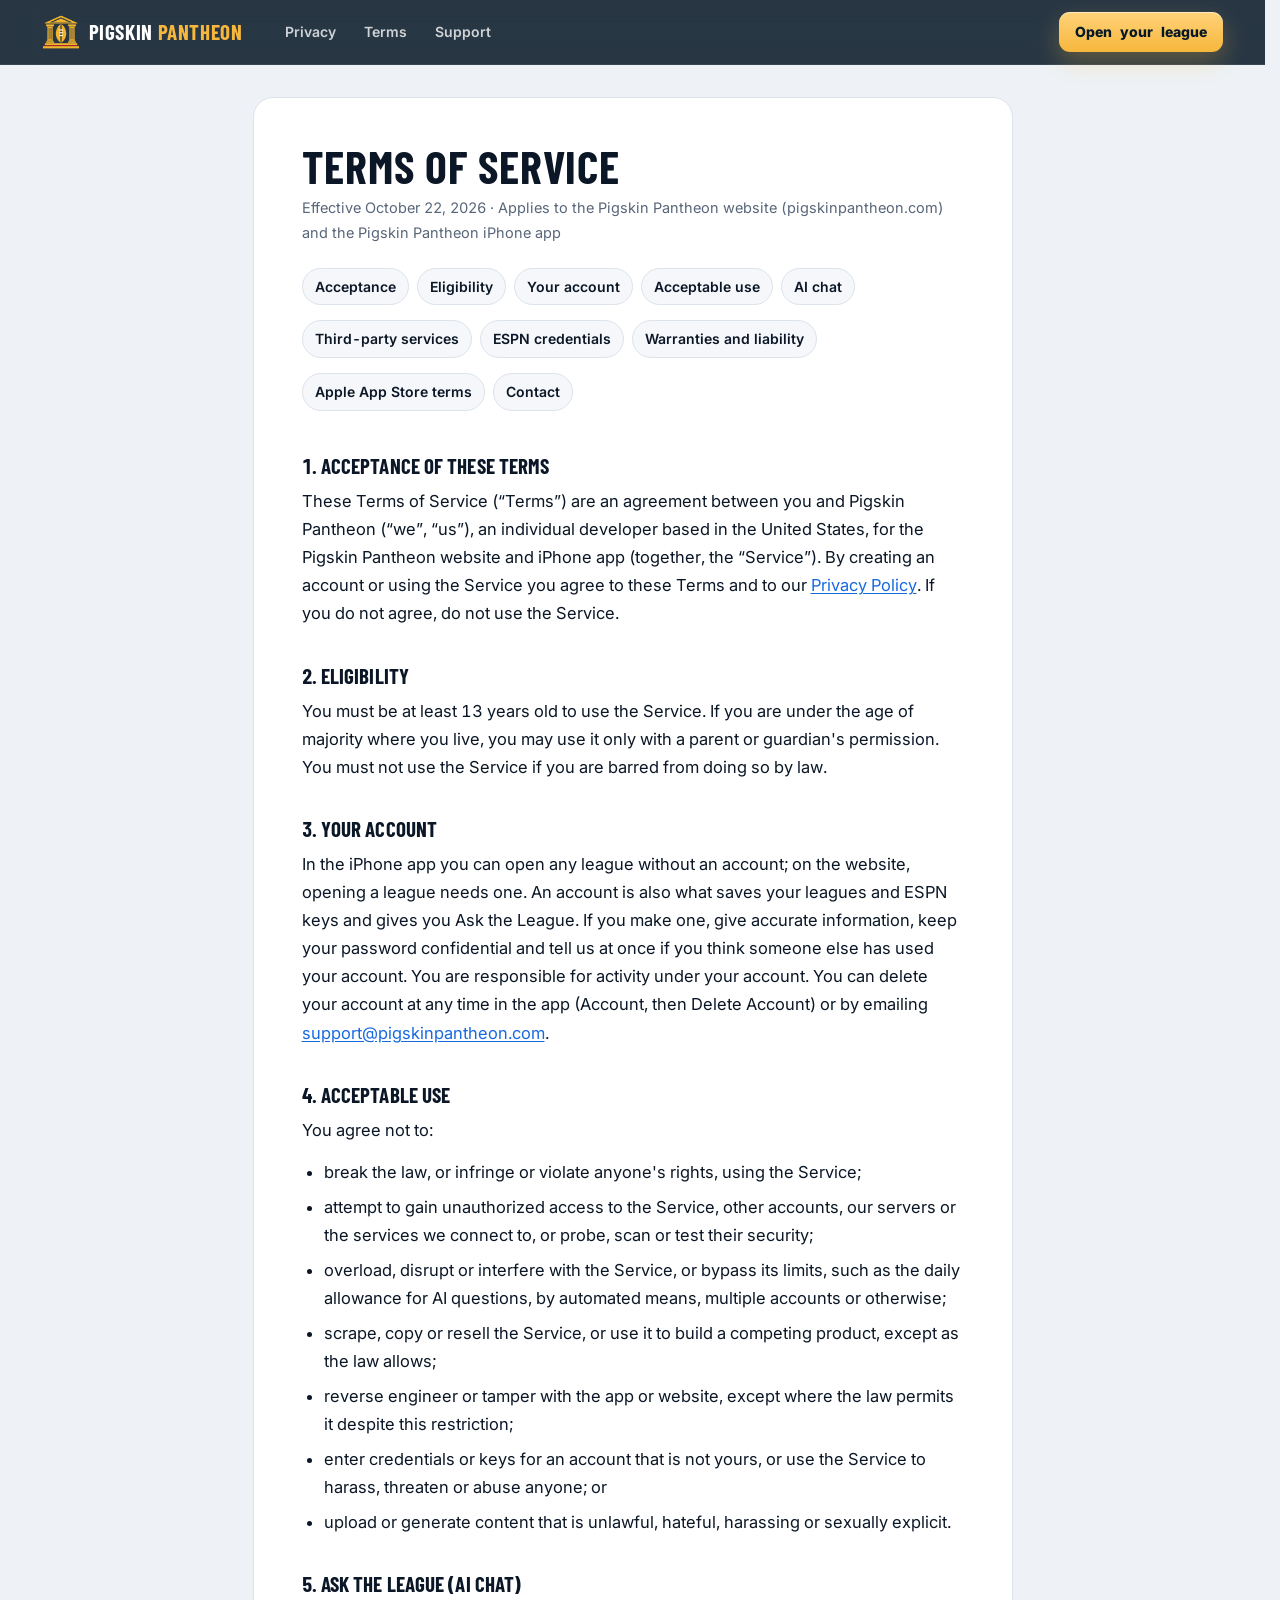
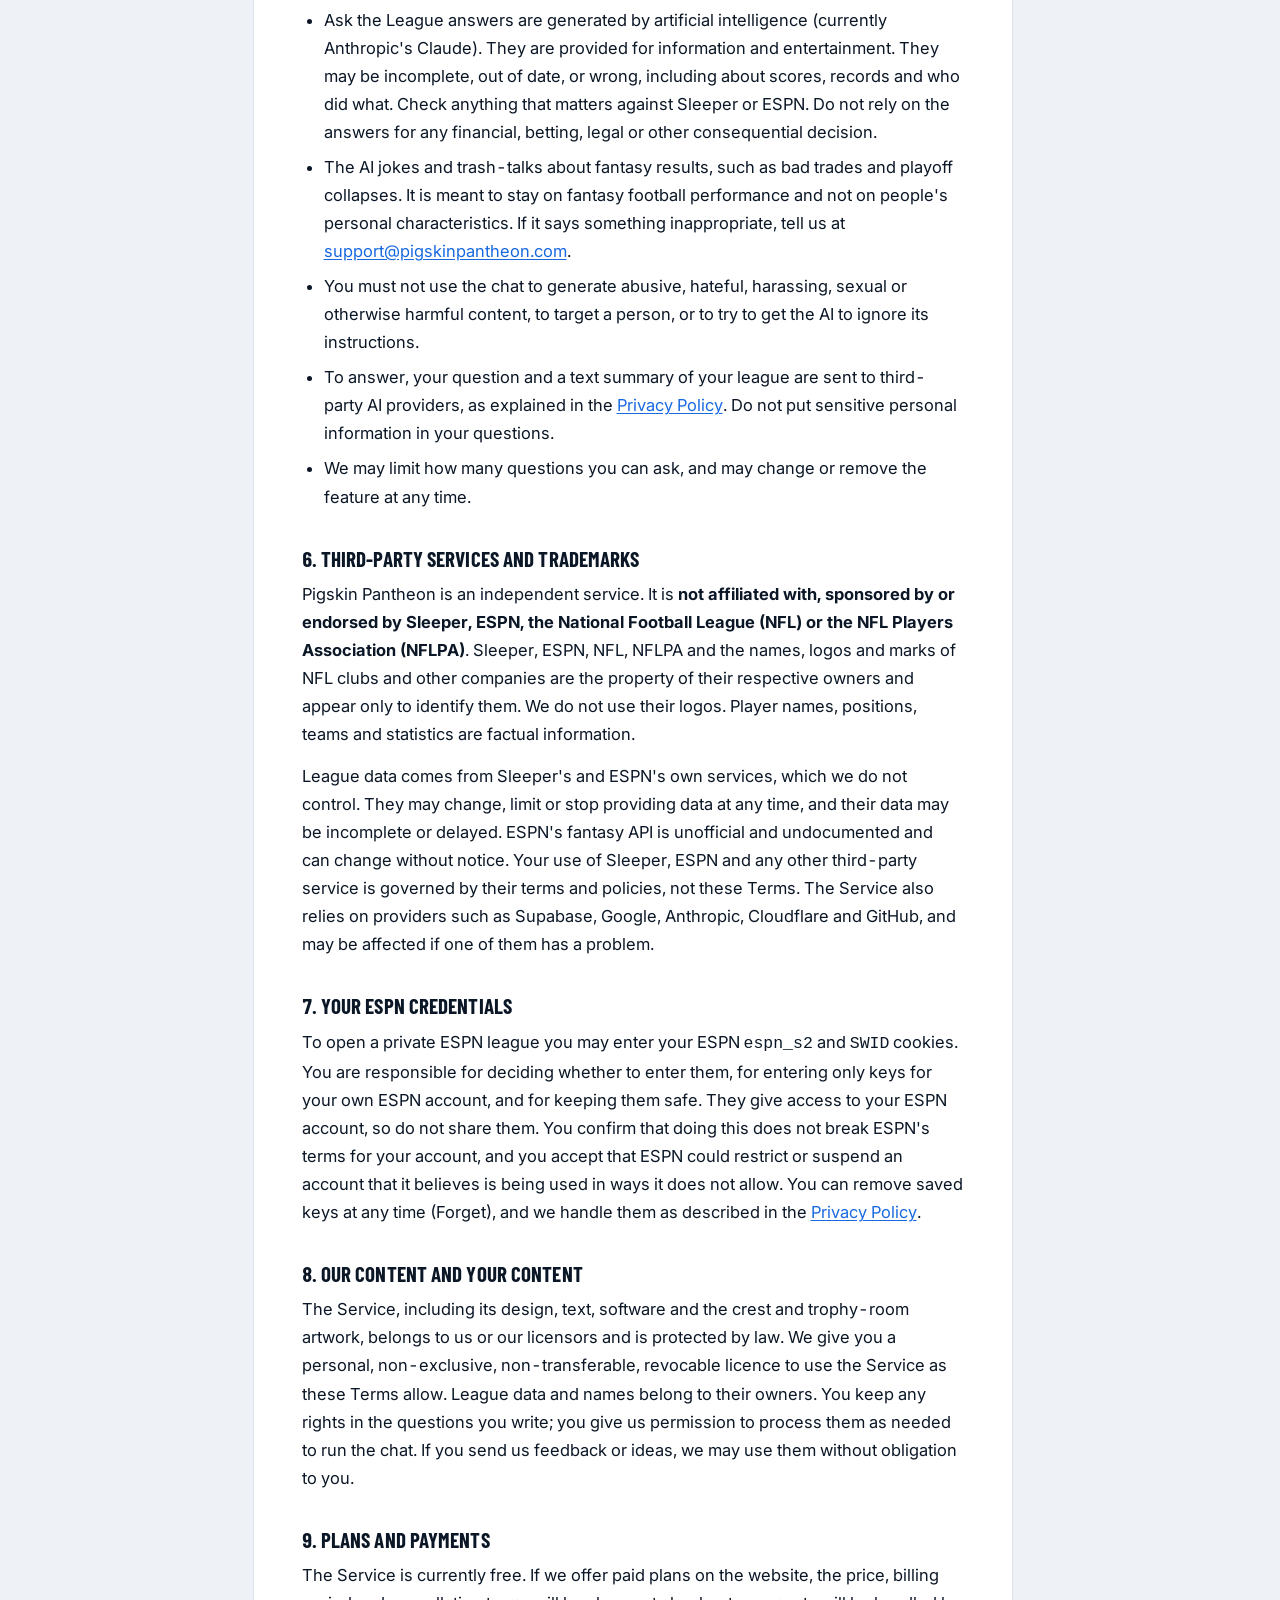
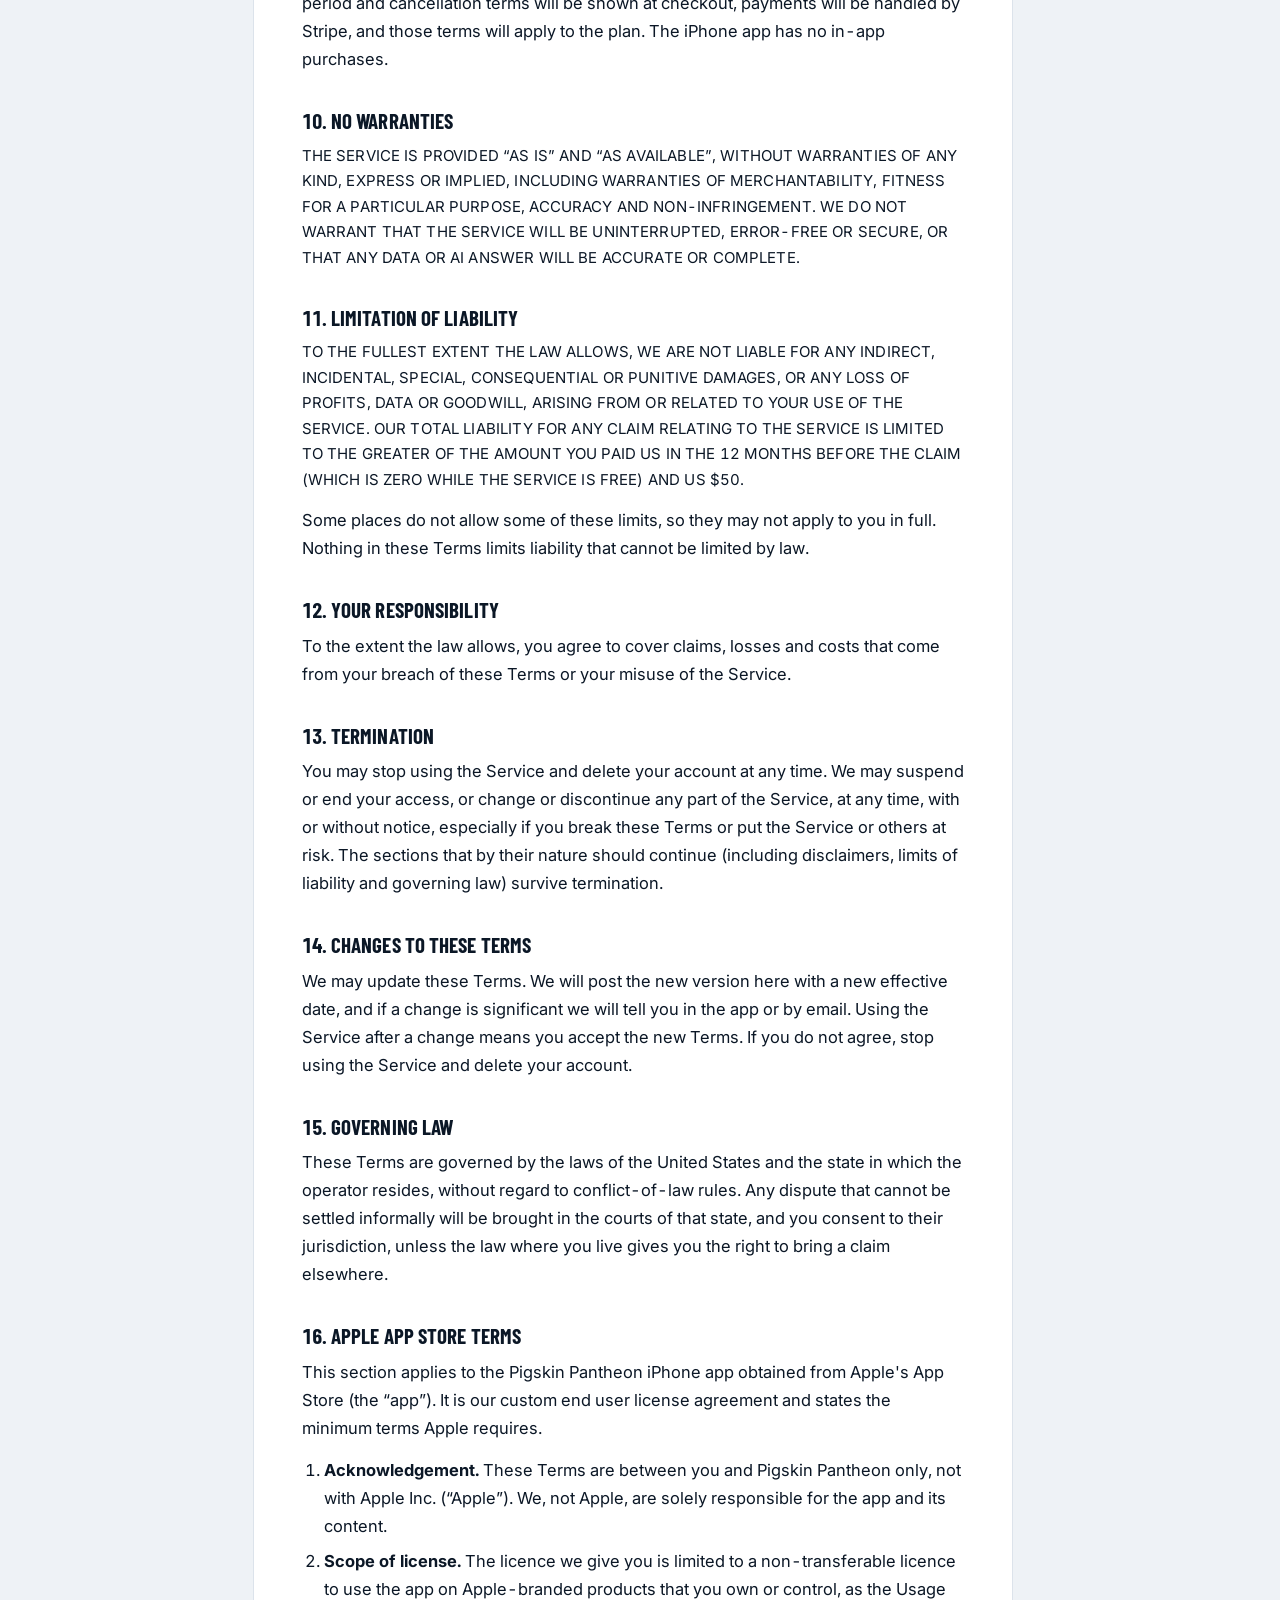
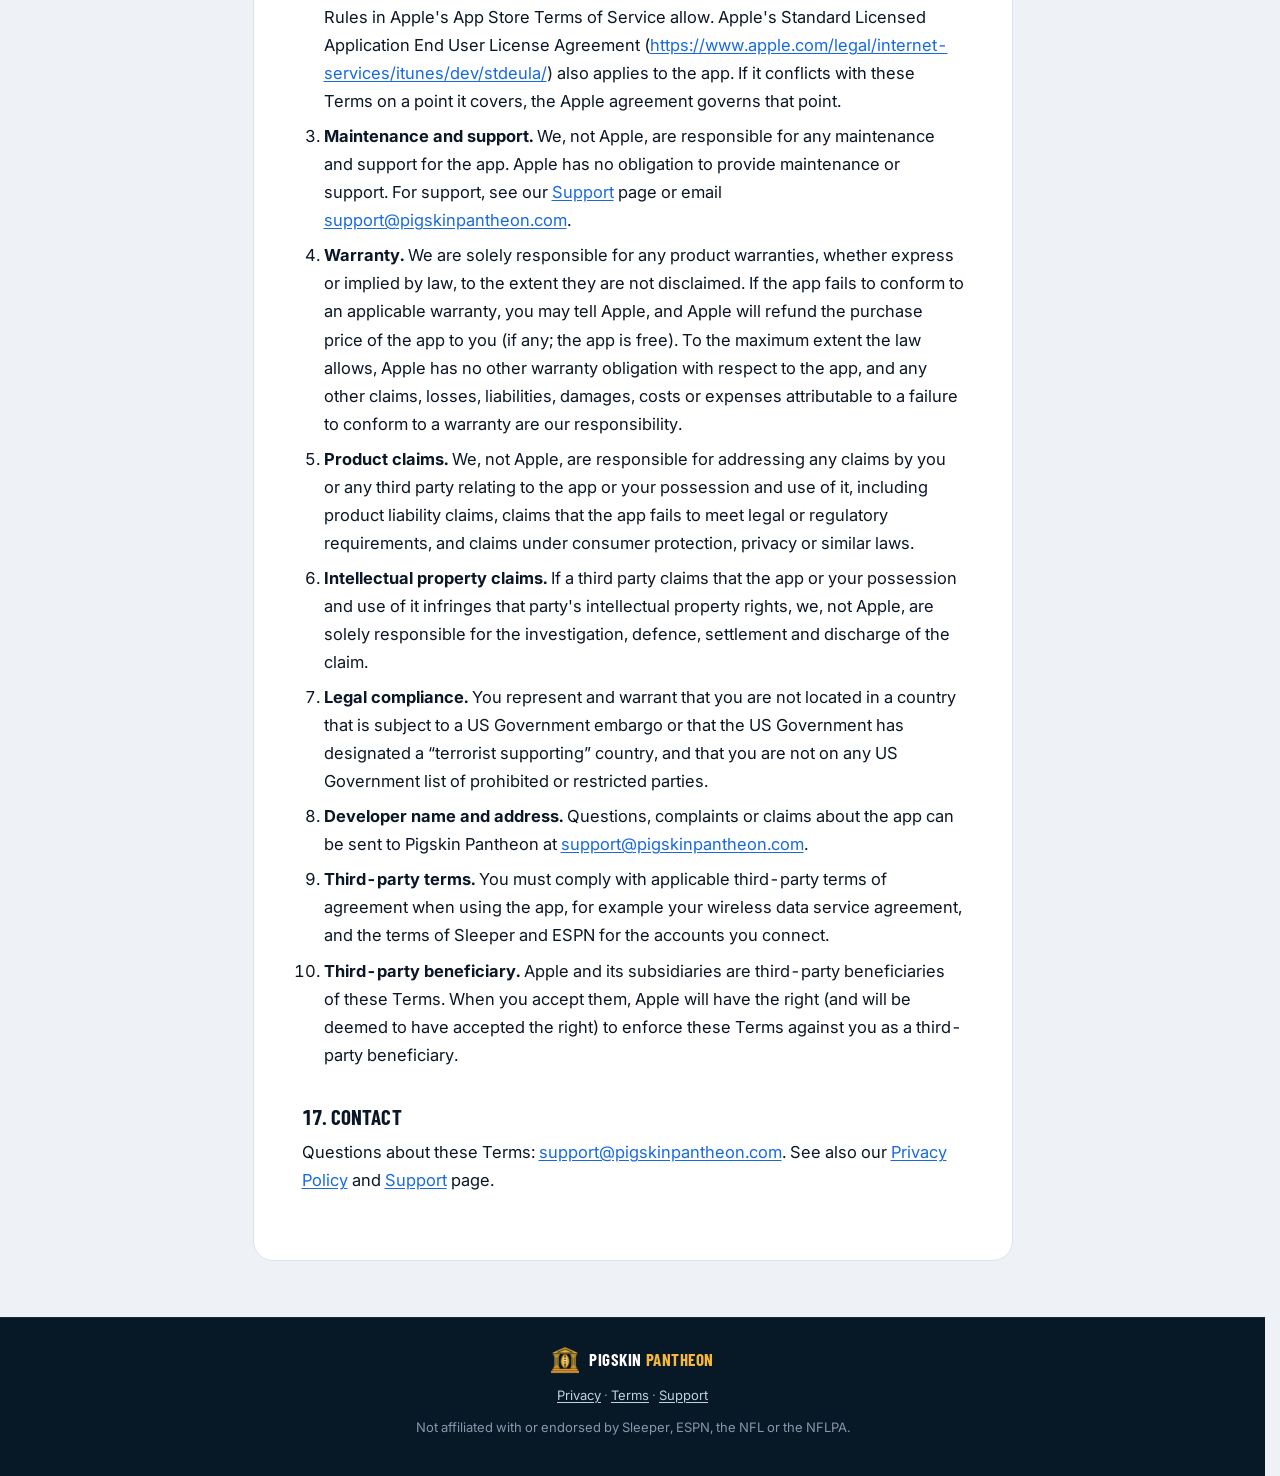
<file: terms.html>
<!DOCTYPE html>
<html lang="en">
<head>
  <meta charset="UTF-8" />
  <meta name="viewport" content="width=device-width, initial-scale=1.0" />
  <meta name="description" content="The terms for using the Pigskin Pantheon website and iPhone app, including the AI chat and Apple App Store terms." />
  <title>Terms of Service · Pigskin Pantheon</title>
  <link rel="canonical" href="https://pigskinpantheon.com/terms.html" />
  <meta property="og:type" content="website" />
  <meta property="og:site_name" content="Pigskin Pantheon" />
  <meta property="og:title" content="Terms of Service · Pigskin Pantheon" />
  <meta property="og:description" content="The terms for using the Pigskin Pantheon website and iPhone app, including the AI chat and Apple App Store terms." />
  <meta property="og:url" content="https://pigskinpantheon.com/terms.html" />
  <meta property="og:image" content="https://pigskinpantheon.com/img/landing/og.jpg" />
  <link rel="manifest" href="manifest.webmanifest" />
  <link rel="preconnect" href="https://fonts.googleapis.com" />
  <link rel="preconnect" href="https://fonts.gstatic.com" crossorigin />
  <link href="https://fonts.googleapis.com/css2?family=Barlow+Condensed:wght@600;700&family=Inter:wght@400;500;600;700&display=swap" rel="stylesheet" />
  <meta name="theme-color" content="#071827" />
  <meta name="mobile-web-app-capable" content="yes" />
  <meta name="apple-mobile-web-app-capable" content="yes" />
  <meta name="apple-mobile-web-app-status-bar-style" content="black-translucent" />
  <meta name="apple-mobile-web-app-title" content="Pantheon" />
  <link rel="icon" href="icons/favicon-32.png" sizes="32x32" type="image/png" />
  <link rel="icon" href="icons/icon-192.png" sizes="192x192" type="image/png" />
  <link rel="apple-touch-icon" href="icons/apple-touch-icon.png" />
  <script src="pwa.js" defer></script>
  <link rel="stylesheet" href="ui.css?v=2" />
  <link rel="stylesheet" href="design.css?v=2" />
  <link rel="stylesheet" href="landing.css" />
  <style>
    /* Long-form text for the legal and support pages. */
    body.lp:not(#_) {
      --lg-page: #eef2f6;
      --lg-card: #ffffff;
      --lg-ink: #0b1726;
      --lg-muted: #586679;
      --lg-line: #dce3eb;
      --lg-link: #1769e0;
      --lg-soft: #f5f7fa;
      background: var(--lg-page);
      color: var(--lg-ink);
    }
    @media (prefers-color-scheme: dark) {
      body.lp:not(#_) {
        --lg-page: #08121d;
        --lg-card: #0f1e2f;
        --lg-ink: #e6edf5;
        --lg-muted: #9db0c3;
        --lg-line: #223750;
        --lg-link: #7fb2ff;
        --lg-soft: #132740;
      }
    }
    .lg-main { width: min(760px, calc(100% - 32px)); margin: 0 auto; padding: 32px 0 56px; }
    .lg { background: var(--lg-card); border: 1px solid var(--lg-line); border-radius: 20px; padding: 28px 22px 32px; font-size: 16.5px; line-height: 1.7; color: var(--lg-ink); }
    @media (min-width: 640px) { .lg { padding: 44px 48px 52px; } }
    .lg h1 { margin: 0 0 6px; font-family: "Barlow Condensed", sans-serif; font-weight: 700; font-size: clamp(34px, 7vw, 46px); line-height: 1.05; letter-spacing: .02em; text-transform: uppercase; color: var(--lg-ink); }
    .lg .lg-meta { margin: 0 0 22px; color: var(--lg-muted); font-size: 14.5px; }
    .lg h2 { margin: 34px 0 8px; font-size: 21px; line-height: 1.3; font-weight: 700; color: var(--lg-ink); }
    .lg h3 { margin: 22px 0 4px; font-size: 17px; font-weight: 700; color: var(--lg-ink); }
    .lg p { margin: 0 0 14px; }
    .lg ul, .lg ol { margin: 0 0 14px; padding-left: 22px; }
    .lg li { margin: 0 0 7px; }
    .lg a { color: var(--lg-link); text-decoration: underline; text-underline-offset: 2px; overflow-wrap: anywhere; }
    .lg a:focus-visible, .lg summary:focus-visible { outline: 3px solid var(--lp-gold); outline-offset: 2px; border-radius: 4px; }
    .lg .lg-box { margin: 0 0 20px; padding: 16px 18px; background: var(--lg-soft); border: 1px solid var(--lg-line); border-radius: 14px; }
    .lg .lg-box p:last-child, .lg .lg-box ul:last-child { margin-bottom: 0; }
    .lg .lg-box h2 { margin-top: 0; font-size: 18px; }
    .lg .lg-caps { font-size: 15px; text-transform: uppercase; letter-spacing: .01em; }
    .lg details { margin: 0 0 10px; border: 1px solid var(--lg-line); border-radius: 14px; background: var(--lg-soft); }
    .lg summary { cursor: pointer; padding: 14px 18px; font-weight: 700; list-style: none; }
    .lg summary::-webkit-details-marker { display: none; }
    .lg summary::before { content: "+"; display: inline-block; width: 1.2em; font-weight: 700; color: var(--lg-muted); }
    .lg details[open] summary::before { content: "\2212"; }
    .lg details > div { padding: 0 18px 4px 38px; }
    .lg .lg-toc { margin: 0 0 20px; padding: 0; list-style: none; display: flex; flex-wrap: wrap; gap: 8px; }
    .lg .lg-toc a { display: inline-block; padding: 6px 12px; border: 1px solid var(--lg-line); border-radius: 999px; background: var(--lg-soft); font-size: 14px; font-weight: 600; text-decoration: none; color: var(--lg-ink); }
    .lg .lg-toc a:hover { border-color: var(--lg-link); }
    .lg-mail { display: inline-flex; margin: 4px 0 14px; text-decoration: none !important; color: var(--lp-navy) !important; }
    html:has(body.lp) { scroll-padding-top: 84px; }
  </style>
</head>
<body class="lp">
  <a class="lp-skip" href="#main">Skip to the page</a>

  <header class="lp-nav" id="top">
    <div class="lp-wrap lp-nav-inner">
      <a class="lp-logo" href="index.html" aria-label="Pigskin Pantheon home">
        <img src="icons/crest.png" alt="" width="40" height="40" />
        <span>Pigskin <span class="brand-accent">Pantheon</span></span>
      </a>
      <nav class="lp-links" aria-label="Legal and help">
        <a href="privacy.html">Privacy</a>
        <a href="terms.html" aria-current="page">Terms</a>
        <a href="support.html">Support</a>
      </nav>
      <div class="lp-nav-end">
        <a class="lp-btn lp-btn-gold lp-btn-sm" href="index.html#find">Open <span class="lp-long">your </span>league</a>
      </div>
    </div>
  </header>

  <main class="lg-main" id="main">
    <article class="lg">
      <h1>Terms of Service</h1>
      <p class="lg-meta">Effective October 22, 2026 · Applies to the Pigskin Pantheon website (pigskinpantheon.com) and the Pigskin Pantheon iPhone app</p>

      <ul class="lg-toc" aria-label="Sections">
        <li><a href="#acceptance">Acceptance</a></li>
        <li><a href="#eligibility">Eligibility</a></li>
        <li><a href="#account">Your account</a></li>
        <li><a href="#use">Acceptable use</a></li>
        <li><a href="#ai">AI chat</a></li>
        <li><a href="#third-parties">Third-party services</a></li>
        <li><a href="#espn">ESPN credentials</a></li>
        <li><a href="#warranty">Warranties and liability</a></li>
        <li><a href="#apple">Apple App Store terms</a></li>
        <li><a href="#contact">Contact</a></li>
      </ul>

      <h2 id="acceptance">1. Acceptance of these terms</h2>
      <p>These Terms of Service (&ldquo;Terms&rdquo;) are an agreement between you and Pigskin Pantheon (&ldquo;we&rdquo;, &ldquo;us&rdquo;), an individual developer based in the United States, for the Pigskin Pantheon website and iPhone app (together, the &ldquo;Service&rdquo;). By creating an account or using the Service you agree to these Terms and to our <a href="privacy.html">Privacy Policy</a>. If you do not agree, do not use the Service.</p>

      <h2 id="eligibility">2. Eligibility</h2>
      <p>You must be at least 13 years old to use the Service. If you are under the age of majority where you live, you may use it only with a parent or guardian's permission. You must not use the Service if you are barred from doing so by law.</p>

      <h2 id="account">3. Your account</h2>
      <p>In the iPhone app you can open any league without an account; on the website, opening a league needs one. An account is also what saves your leagues and ESPN keys and gives you Ask the League. If you make one, give accurate information, keep your password confidential and tell us at once if you think someone else has used your account. You are responsible for activity under your account. You can delete your account at any time in the app (Account, then Delete Account) or by emailing <a href="mailto:support@pigskinpantheon.com">support@pigskinpantheon.com</a>.</p>

      <h2 id="use">4. Acceptable use</h2>
      <p>You agree not to:</p>
      <ul>
        <li>break the law, or infringe or violate anyone's rights, using the Service;</li>
        <li>attempt to gain unauthorized access to the Service, other accounts, our servers or the services we connect to, or probe, scan or test their security;</li>
        <li>overload, disrupt or interfere with the Service, or bypass its limits, such as the daily allowance for AI questions, by automated means, multiple accounts or otherwise;</li>
        <li>scrape, copy or resell the Service, or use it to build a competing product, except as the law allows;</li>
        <li>reverse engineer or tamper with the app or website, except where the law permits it despite this restriction;</li>
        <li>enter credentials or keys for an account that is not yours, or use the Service to harass, threaten or abuse anyone; or</li>
        <li>upload or generate content that is unlawful, hateful, harassing or sexually explicit.</li>
      </ul>

      <h2 id="ai">5. Ask the League (AI chat)</h2>
      <ul>
        <li>Ask the League answers are generated by artificial intelligence (currently Anthropic's Claude). They are provided for information and entertainment. They may be incomplete, out of date, or wrong, including about scores, records and who did what. Check anything that matters against Sleeper or ESPN. Do not rely on the answers for any financial, betting, legal or other consequential decision.</li>
        <li>The AI jokes and trash-talks about fantasy results, such as bad trades and playoff collapses. It is meant to stay on fantasy football performance and not on people's personal characteristics. If it says something inappropriate, tell us at <a href="mailto:support@pigskinpantheon.com">support@pigskinpantheon.com</a>.</li>
        <li>You must not use the chat to generate abusive, hateful, harassing, sexual or otherwise harmful content, to target a person, or to try to get the AI to ignore its instructions.</li>
        <li>To answer, your question and a text summary of your league are sent to third-party AI providers, as explained in the <a href="privacy.html#ai">Privacy Policy</a>. Do not put sensitive personal information in your questions.</li>
        <li>We may limit how many questions you can ask, and may change or remove the feature at any time.</li>
      </ul>

      <h2 id="third-parties">6. Third-party services and trademarks</h2>
      <p>Pigskin Pantheon is an independent service. It is <strong>not affiliated with, sponsored by or endorsed by Sleeper, ESPN, the National Football League (NFL) or the NFL Players Association (NFLPA)</strong>. Sleeper, ESPN, NFL, NFLPA and the names, logos and marks of NFL clubs and other companies are the property of their respective owners and appear only to identify them. We do not use their logos. Player names, positions, teams and statistics are factual information.</p>
      <p>League data comes from Sleeper's and ESPN's own services, which we do not control. They may change, limit or stop providing data at any time, and their data may be incomplete or delayed. ESPN's fantasy API is unofficial and undocumented and can change without notice. Your use of Sleeper, ESPN and any other third-party service is governed by their terms and policies, not these Terms. The Service also relies on providers such as Supabase, Google, Anthropic, Cloudflare and GitHub, and may be affected if one of them has a problem.</p>

      <h2 id="espn">7. Your ESPN credentials</h2>
      <p>To open a private ESPN league you may enter your ESPN <code>espn_s2</code> and <code>SWID</code> cookies. You are responsible for deciding whether to enter them, for entering only keys for your own ESPN account, and for keeping them safe. They give access to your ESPN account, so do not share them. You confirm that doing this does not break ESPN's terms for your account, and you accept that ESPN could restrict or suspend an account that it believes is being used in ways it does not allow. You can remove saved keys at any time (Forget), and we handle them as described in the <a href="privacy.html#espn-keys">Privacy Policy</a>.</p>

      <h2 id="ip">8. Our content and your content</h2>
      <p>The Service, including its design, text, software and the crest and trophy-room artwork, belongs to us or our licensors and is protected by law. We give you a personal, non-exclusive, non-transferable, revocable licence to use the Service as these Terms allow. League data and names belong to their owners. You keep any rights in the questions you write; you give us permission to process them as needed to run the chat. If you send us feedback or ideas, we may use them without obligation to you.</p>

      <h2 id="paid">9. Plans and payments</h2>
      <p>The Service is currently free. If we offer paid plans on the website, the price, billing period and cancellation terms will be shown at checkout, payments will be handled by Stripe, and those terms will apply to the plan. The iPhone app has no in-app purchases.</p>

      <h2 id="warranty">10. No warranties</h2>
      <p class="lg-caps">The Service is provided &ldquo;as is&rdquo; and &ldquo;as available&rdquo;, without warranties of any kind, express or implied, including warranties of merchantability, fitness for a particular purpose, accuracy and non-infringement. We do not warrant that the Service will be uninterrupted, error-free or secure, or that any data or AI answer will be accurate or complete.</p>

      <h2 id="liability">11. Limitation of liability</h2>
      <p class="lg-caps">To the fullest extent the law allows, we are not liable for any indirect, incidental, special, consequential or punitive damages, or any loss of profits, data or goodwill, arising from or related to your use of the Service. Our total liability for any claim relating to the Service is limited to the greater of the amount you paid us in the 12 months before the claim (which is zero while the Service is free) and US $50.</p>
      <p>Some places do not allow some of these limits, so they may not apply to you in full. Nothing in these Terms limits liability that cannot be limited by law.</p>

      <h2 id="indemnity">12. Your responsibility</h2>
      <p>To the extent the law allows, you agree to cover claims, losses and costs that come from your breach of these Terms or your misuse of the Service.</p>

      <h2 id="termination">13. Termination</h2>
      <p>You may stop using the Service and delete your account at any time. We may suspend or end your access, or change or discontinue any part of the Service, at any time, with or without notice, especially if you break these Terms or put the Service or others at risk. The sections that by their nature should continue (including disclaimers, limits of liability and governing law) survive termination.</p>

      <h2 id="changes">14. Changes to these terms</h2>
      <p>We may update these Terms. We will post the new version here with a new effective date, and if a change is significant we will tell you in the app or by email. Using the Service after a change means you accept the new Terms. If you do not agree, stop using the Service and delete your account.</p>

      <h2 id="law">15. Governing law</h2>
      <p>These Terms are governed by the laws of the United States and the state in which the operator resides, without regard to conflict-of-law rules. Any dispute that cannot be settled informally will be brought in the courts of that state, and you consent to their jurisdiction, unless the law where you live gives you the right to bring a claim elsewhere.</p>

      <h2 id="apple">16. Apple App Store terms</h2>
      <p>This section applies to the Pigskin Pantheon iPhone app obtained from Apple's App Store (the &ldquo;app&rdquo;). It is our custom end user license agreement and states the minimum terms Apple requires.</p>
      <ol>
        <li><strong>Acknowledgement.</strong> These Terms are between you and Pigskin Pantheon only, not with Apple Inc. (&ldquo;Apple&rdquo;). We, not Apple, are solely responsible for the app and its content.</li>
        <li><strong>Scope of license.</strong> The licence we give you is limited to a non-transferable licence to use the app on Apple-branded products that you own or control, as the Usage Rules in Apple's App Store Terms of Service allow. Apple's Standard Licensed Application End User License Agreement (<a href="https://www.apple.com/legal/internet-services/itunes/dev/stdeula/" target="_blank" rel="noopener">https://www.apple.com/legal/internet-services/itunes/dev/stdeula/</a>) also applies to the app. If it conflicts with these Terms on a point it covers, the Apple agreement governs that point.</li>
        <li><strong>Maintenance and support.</strong> We, not Apple, are responsible for any maintenance and support for the app. Apple has no obligation to provide maintenance or support. For support, see our <a href="support.html">Support</a> page or email <a href="mailto:support@pigskinpantheon.com">support@pigskinpantheon.com</a>.</li>
        <li><strong>Warranty.</strong> We are solely responsible for any product warranties, whether express or implied by law, to the extent they are not disclaimed. If the app fails to conform to an applicable warranty, you may tell Apple, and Apple will refund the purchase price of the app to you (if any; the app is free). To the maximum extent the law allows, Apple has no other warranty obligation with respect to the app, and any other claims, losses, liabilities, damages, costs or expenses attributable to a failure to conform to a warranty are our responsibility.</li>
        <li><strong>Product claims.</strong> We, not Apple, are responsible for addressing any claims by you or any third party relating to the app or your possession and use of it, including product liability claims, claims that the app fails to meet legal or regulatory requirements, and claims under consumer protection, privacy or similar laws.</li>
        <li><strong>Intellectual property claims.</strong> If a third party claims that the app or your possession and use of it infringes that party's intellectual property rights, we, not Apple, are solely responsible for the investigation, defence, settlement and discharge of the claim.</li>
        <li><strong>Legal compliance.</strong> You represent and warrant that you are not located in a country that is subject to a US Government embargo or that the US Government has designated a &ldquo;terrorist supporting&rdquo; country, and that you are not on any US Government list of prohibited or restricted parties.</li>
        <li><strong>Developer name and address.</strong> Questions, complaints or claims about the app can be sent to Pigskin Pantheon at <a href="mailto:support@pigskinpantheon.com">support@pigskinpantheon.com</a>.</li>
        <li><strong>Third-party terms.</strong> You must comply with applicable third-party terms of agreement when using the app, for example your wireless data service agreement, and the terms of Sleeper and ESPN for the accounts you connect.</li>
        <li><strong>Third-party beneficiary.</strong> Apple and its subsidiaries are third-party beneficiaries of these Terms. When you accept them, Apple will have the right (and will be deemed to have accepted the right) to enforce these Terms against you as a third-party beneficiary.</li>
      </ol>

      <h2 id="contact">17. Contact</h2>
      <p>Questions about these Terms: <a href="mailto:support@pigskinpantheon.com">support@pigskinpantheon.com</a>. See also our <a href="privacy.html">Privacy Policy</a> and <a href="support.html">Support</a> page.</p>
    </article>
  </main>

  <footer class="footer lp-footer">
    <div class="lp-wrap lp-footer-inner">
      <a class="lp-logo lp-logo-sm" href="index.html"><img src="icons/crest.png" alt="" width="28" height="28" /><span>Pigskin <span class="brand-accent">Pantheon</span></span></a>
      <p><a href="privacy.html">Privacy</a> · <a href="terms.html">Terms</a> · <a href="support.html">Support</a></p>
      <p>Not affiliated with or endorsed by Sleeper, ESPN, the NFL or the NFLPA.</p>
    </div>
  </footer>
</body>
</html>
</file>
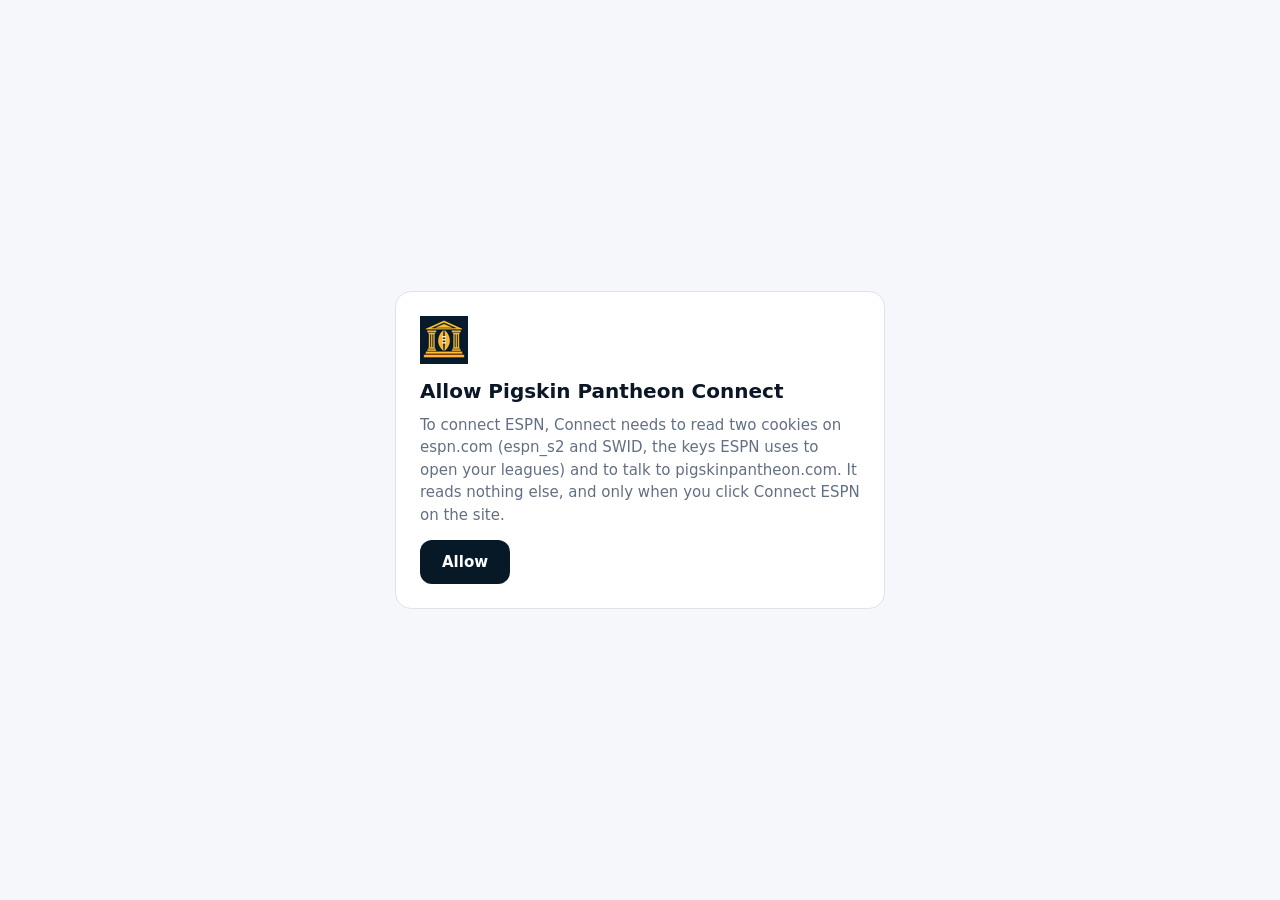
<file: extension/grant.html>
<!doctype html>
<html lang="en">
<head>
  <meta charset="utf-8" />
  <meta name="viewport" content="width=device-width, initial-scale=1" />
  <title>Pigskin Pantheon Connect</title>
  <!-- Opened by background.js when the browser holds back access to
       espn.com or the site (Firefox lets members switch it off). Asking for
       it needs a click on one of the extension's own pages. -->
  <style>
    :root { --ink: #0b1726; --muted: #637083; --line: #dce3eb; --navy: #071827; --gold: #f6b73c; --bg: #f5f7fa; --card: #fff; }
    @media (prefers-color-scheme: dark) { :root { --ink: #edf2f8; --muted: #9aa7b8; --line: #263445; --bg: #0b1726; --card: #111f30; } }
    body { margin: 0; min-height: 100vh; display: grid; place-items: center; padding: 16px; box-sizing: border-box; background: var(--bg); color: var(--ink); font: 15px/1.5 system-ui, -apple-system, "Segoe UI", sans-serif; }
    main { max-width: 440px; padding: 24px; border: 1px solid var(--line); border-radius: 16px; background: var(--card); }
    img { display: block; margin-bottom: 12px; }
    h1 { margin: 0 0 8px; font-size: 20px; }
    p { margin: 0 0 14px; color: var(--muted); }
    button { height: 44px; padding: 0 22px; border: 0; border-radius: 12px; background: var(--navy); color: #fff; font: inherit; font-weight: 800; cursor: pointer; }
    @media (prefers-color-scheme: dark) { button { background: var(--gold); color: var(--navy); } }
    #note { margin: 14px 0 0; color: var(--ink); }
  </style>
</head>
<body>
  <main>
    <img src="icons/icon-48.png" alt="" width="48" height="48" />
    <h1>Allow Pigskin Pantheon Connect</h1>
    <p>To connect ESPN, Connect needs to read two cookies on espn.com (espn_s2 and SWID, the keys ESPN uses to open your leagues) and to talk to pigskinpantheon.com. It reads nothing else, and only when you click Connect ESPN on the site.</p>
    <button type="button" id="allow">Allow</button>
    <p id="note" hidden></p>
  </main>
  <script src="grant.js"></script>
</body>
</html>
</file>
<file: ui.css>
/* Shared look and motion for every page of the record book.

   Linked after each page's own <style>, so where the two disagree this
   file wins. It adds rather than rebuilds: the data, the tables and the
   copy are the page's; this is the feel around them.

   The feel: quiet at rest, lively on interaction. Selections glide, new
   things settle in, changes show where they came from, and floating
   chrome (the pinned season capsule, the header on a phone, popovers and
   the backdrops behind sheets) is frosted glass. Nothing blinks, jumps or
   pops without a reason.

   One ease-out for movement, one gentle spring for "settle" moments. */

:root {
  --ease: cubic-bezier(.22, 1, .36, 1);
  --spring: cubic-bezier(.34, 1.4, .64, 1);
}

/* Reserve the scrollbar's space on every view, so switching between a long
   one and a short one never nudges the layout sideways. */
html { scrollbar-gutter: stable; }
/* A phone never scrolls sideways, not even the few pixels a stray shadow or
   a wide unit would buy it. `clip` rather than `hidden`: it makes no scroll
   box, so the pinned header and the season capsule keep sticking. */
body { overflow-x: clip; }
body { -webkit-font-smoothing: antialiased; font-variant-numeric: tabular-nums; }
/* no grey flash on tap in mobile browsers; :active below gives feedback instead */
html, button, a, summary, select, [role="tab"] { -webkit-tap-highlight-color: transparent; }
button, summary, [role="tab"] { touch-action: manipulation; }
/* taps leave no focus ring behind; the keyboard still shows one */
:focus:not(:focus-visible) { outline: none; }

/* ---------------------------------------------------------------
   Header
   --------------------------------------------------------------- */
/* Across the top (phones, tablets) the header is frosted glass: the page
   slides under it, and a soft shadow appears once it has. The desktop
   sidebar stays solid navy. */
@media (max-width: 1199px) {
  .topbar {
    background: rgba(7, 24, 39, .84);
    -webkit-backdrop-filter: blur(18px) saturate(1.6);
    backdrop-filter: blur(18px) saturate(1.6);
    transition: box-shadow .3s var(--ease), border-color .3s var(--ease);
  }
  .topbar.scrolled { box-shadow: 0 10px 28px rgba(7, 24, 39, .22); border-bottom-color: transparent; }
}
.topbar-trophy { transition: background-color .2s var(--ease), border-color .2s var(--ease), transform .18s var(--ease); }
.topbar-trophy:active { transform: scale(.96); }
.year-control select { transition: background-color .2s var(--ease), border-color .2s var(--ease), transform .18s var(--ease); }
/* If the script never runs, the browser's own list opens; these keep it navy. */
.year-control select { color-scheme: dark; }
.year-control select option { background-color: #16324a; color: #fff; }
.year-control select:active { transform: scale(.97); }
@media (hover: hover) { .year-control select:hover { border-color: rgba(255, 255, 255, .32); } }

/* The season menu's own list (UI.seasonMenu in ui.js). The select still
   shows the season; a clear button over it opens this list instead of the
   browser's, in the header's navy, with the current season in gold. */
.ui-menu-host { position: relative; }
.ui-menu-trigger {
  position: absolute; inset: 0; z-index: 1;
  margin: 0; padding: 0; border: 0; border-radius: 10px;
  background: transparent; color: transparent; font: inherit; cursor: pointer;
}
.ui-menu-trigger:focus-visible { outline: none; }
.ui-menu-host:has(.ui-menu-trigger:focus-visible) select { outline: 2px solid #f6b73c; outline-offset: 2px; }
.ui-menu-host:has(.ui-menu-trigger:active) select { transform: scale(.97); }
.ui-menu-host.open select { border-color: rgba(255, 255, 255, .32); background-color: #1b3b57; }
@media (hover: hover) { .ui-menu-host:has(.ui-menu-trigger:hover) select { border-color: rgba(255, 255, 255, .32); } }

.ui-menu {
  position: absolute; top: calc(100% + 6px); right: 0; z-index: 60;
  min-width: max(100%, 136px); max-height: min(60vh, 360px); overflow-y: auto; overscroll-behavior: contain;
  padding: 5px; border-radius: 12px;
  background: rgba(10, 30, 48, .985);
  -webkit-backdrop-filter: blur(18px) saturate(1.6);
  backdrop-filter: blur(18px) saturate(1.6);
  border: 1px solid rgba(255, 255, 255, .14);
  box-shadow: 0 18px 44px rgba(3, 12, 22, .45), 0 2px 8px rgba(3, 12, 22, .25);
  color: #fff; text-align: left; scrollbar-width: thin; scrollbar-color: rgba(255, 255, 255, .25) transparent;
  animation: uiPopover .28s var(--ease) both;
  transform-origin: top right;
}
.ui-menu[hidden] { display: none; }
.ui-menu-item {
  display: flex; align-items: center; justify-content: space-between; gap: 12px;
  min-height: 36px; padding: 0 10px 0 12px; border-radius: 8px;
  font-size: 13px; font-weight: 800; letter-spacing: .01em; white-space: nowrap;
  color: #dbe5ee; cursor: pointer; outline: none;
  transition: background-color .15s var(--ease), color .15s var(--ease);
}
.ui-menu-item[data-rule="after"] { position: relative; margin-bottom: 9px; }
.ui-menu-item[data-rule="after"]::after {
  content: ""; position: absolute; left: 8px; right: 8px; bottom: -5px;
  height: 1px; background: rgba(255, 255, 255, .1);
}
.ui-menu-item:focus, .ui-menu-item:focus-visible { background: rgba(255, 255, 255, .09); color: #fff; }
.ui-menu-item.on { color: #f6c35a; background: rgba(246, 183, 60, .12); }
.ui-menu-item.on:focus { background: rgba(246, 183, 60, .2); }
.ui-menu-item svg { width: 14px; height: 14px; flex: 0 0 auto; fill: none; stroke: currentColor; stroke-width: 2.2; stroke-linecap: round; stroke-linejoin: round; }
.ui-menu-item:active { background: rgba(255, 255, 255, .14); }
@media (pointer: coarse) { .ui-menu-item { min-height: 42px; font-size: 14px; } }
@media (prefers-reduced-motion: reduce) { .ui-menu { animation: none; } }
.brand { transition: opacity .2s var(--ease), transform .18s var(--ease); }
.brand:active { transform: scale(.98); }

/* ---------------------------------------------------------------
   Season capsule: the views across the top, the week wheel below
   --------------------------------------------------------------- */
/* Sits where the week rail used to: the same width as the page, with the
   sentinel above it marking the point where it pins. */
.sn-sentinel,
.season-nav { width: min(1220px, calc(100% - 32px)); margin: 0 auto; }
.sn-sentinel { height: 20px; }
@media (min-width: 1200px) {
  .sn-sentinel, .season-nav { width: min(1220px, calc(100% - 48px)); }
  .sn-sentinel { height: 22px; }
}

/* Its box in the page never changes height (the capsule shrinks inside
   it), so pinning can't make the page jump. */
.season-nav { position: sticky; top: var(--sn-top, 0px); z-index: 35; pointer-events: none; display: block; }
.sn-cap {
  position: relative; pointer-events: auto; border-radius: 22px; border: 1px solid transparent;
  background-color: rgba(255, 255, 255, 0);
  transition: background-color .35s var(--ease), border-color .35s var(--ease), box-shadow .45s var(--ease),
    transform .5s var(--spring), padding .5s var(--spring);
}
.season-nav.stuck .sn-cap {
  transform: translateY(8px); padding: 8px 8px 0;
  background-color: rgba(255, 255, 255, .84);
  -webkit-backdrop-filter: blur(18px) saturate(1.7);
  backdrop-filter: blur(18px) saturate(1.7);
  border-color: rgba(7, 24, 39, .08);
  box-shadow: 0 10px 30px rgba(7, 24, 39, .13), 0 1px 3px rgba(7, 24, 39, .06);
}
.season-nav.measuring, .season-nav.measuring * { transition: none !important; }

/* Views: one white pill glides to the chosen one. The buttons share the
   capsule's whole width. */
.sn-seg {
  display: flex; position: relative; gap: 2px; padding: 3px; border-radius: 12px;
  background: rgba(12, 28, 45, .07);
}
.sn-seg button {
  flex: 1 1 0; min-width: 0; position: relative; z-index: 1;
  background: none; border: 0; border-radius: 9px; padding: 8px 6px;
  font: inherit; font-size: 13px; font-weight: 700; line-height: 1.2; letter-spacing: -.005em;
  color: var(--muted, #637083); white-space: nowrap; overflow: hidden; text-overflow: ellipsis; cursor: pointer;
  transition: color .25s var(--ease), transform .18s var(--ease);
}
.sn-seg button > span { overflow: hidden; text-overflow: ellipsis; }
@media (hover: hover) { .sn-seg button:hover { color: var(--ink, #0b1726); } }
.sn-seg button[aria-selected="true"] { color: var(--ink, #0b1726); }
.sn-seg button:active { transform: scale(.96); }
.sn-seg button:focus-visible { outline: 2px solid var(--blue, #1769e0); outline-offset: -2px; }
/* The track is 3px of padding, then --n equal buttons 2px apart; the pill
   is one button wide and steps a button (plus its gap) per index. */
.sn-seg-ind {
  position: absolute; top: 3px; left: 3px; height: calc(100% - 6px); border-radius: 9px; background: #fff;
  width: calc((100% - 6px - (var(--n, 1) - 1) * 2px) / var(--n, 1));
  transform: translateX(calc(var(--k, 0) * (100% + 2px)));
  box-shadow: 0 1px 3px rgba(16, 24, 40, .14), 0 1px 1px rgba(16, 24, 40, .05);
  pointer-events: none; z-index: 0; will-change: transform, width;
}
.sn-seg-ind.ready { transition: transform .45s var(--ease), width .45s var(--ease); }
.season-nav.stuck .sn-seg { background: rgba(12, 28, 45, .06); }
.sn-seg .l-sm { display: none; }
@media (max-width: 520px) {
  .sn-seg:is([data-n="5"], [data-n="6"]) .l-lg { display: none; }
  .sn-seg:is([data-n="5"], [data-n="6"]) .l-sm { display: inline; }
  .sn-seg button { font-size: 12px; padding: 8px 1px; letter-spacing: -.01em; }
  .sn-seg:is([data-n="5"], [data-n="6"]) button { font-size: 11.5px; letter-spacing: -.02em; }
  /* pinned, the capsule keeps the views as wide as they were */
  .season-nav.stuck .sn-cap { padding: 6px 5px 0; }
}
@media (max-width: 374px) {
  .sn-seg button { font-size: 11px; letter-spacing: -.02em; }
  .sn-seg:is([data-n="5"], [data-n="6"]) button { font-size: 10.5px; }
}
/* a different set of views (a playoff week, the season overview) ripples in */
.sn-seg.swap button { animation: snTabIn .45s var(--spring) both; animation-delay: calc(var(--i) * 35ms); }
@keyframes snTabIn { from { opacity: 0; transform: translateY(5px) scale(.94); filter: blur(3px); } to { opacity: 1; transform: none; filter: none; } }

/* ---- search ------------------------------------------------------ */
/* The views share their row with a magnifier at its right end. */
.sn-top { position: relative; display: flex; align-items: stretch; gap: 6px; }
.sn-top .sn-seg { flex: 1 1 auto; min-width: 0; transition: opacity .25s var(--ease), filter .3s var(--ease), transform .45s var(--spring); }
.sn-search {
  flex: 0 0 auto; width: 40px; padding: 0; border: 0; border-radius: 12px; cursor: pointer;
  display: grid; place-items: center; color: var(--ink, #0b1726); background: rgba(12, 28, 45, .07);
  transition: background-color .25s var(--ease), color .25s var(--ease), transform .18s var(--ease), box-shadow .25s var(--ease);
}
.sn-search svg { grid-area: 1 / 1; transition: opacity .22s var(--ease), transform .5s var(--spring); }
.sn-search .ic-x { opacity: 0; transform: rotate(-90deg) scale(.5); }
@media (hover: hover) { .sn-search:hover { background: rgba(12, 28, 45, .12); } }
.sn-search:active { transform: scale(.92); }
.sn-search:focus-visible { outline: 2px solid var(--blue, #1769e0); outline-offset: 2px; }
.season-nav.searching .sn-search { background: var(--navy, #071827); color: #fff; box-shadow: 0 6px 14px -6px rgba(7, 24, 39, .6); }
.season-nav.searching .sn-search .ic-find { opacity: 0; transform: rotate(90deg) scale(.5); }
.season-nav.searching .sn-search .ic-x { opacity: 1; transform: none; }

/* The field grows leftward out of the button while the views blur away. */
.sn-find {
  position: absolute; top: 0; bottom: 0; left: 0; right: 46px;
  display: flex; align-items: center; gap: 9px; padding: 0 12px;
  border-radius: 12px; background: #fff; color: var(--muted, #637083);
  box-shadow: 0 1px 3px rgba(16, 24, 40, .12), 0 0 0 1px rgba(7, 24, 39, .06);
  clip-path: inset(0 0 0 100% round 12px); opacity: 0; pointer-events: none;
  transition: clip-path .32s var(--ease), opacity .2s var(--ease);
}
.season-nav.searching .sn-find {
  clip-path: inset(0 0 0 0 round 12px); opacity: 1; pointer-events: auto;
  transition: clip-path .55s var(--ease), opacity .25s var(--ease);
}
.season-nav.searching .sn-top .sn-seg { opacity: 0; filter: blur(4px); transform: scale(.96); pointer-events: none; }
.sn-find svg { flex: none; }
.sn-find input, .sn-find-bar input {
  flex: 1 1 auto; min-width: 0; height: 100%; border: 0; outline: 0; padding: 0; margin: 0;
  background: transparent; color: var(--ink, #0b1726); font: inherit; font-size: 14px; font-weight: 600;
  -webkit-appearance: none; appearance: none;
}
.sn-find input::placeholder, .sn-find-bar input::placeholder { color: #8391a1; font-weight: 500; }
.sn-find input::-webkit-search-cancel-button, .sn-find-bar input::-webkit-search-cancel-button { -webkit-appearance: none; display: none; }
@media (max-width: 700px) { .sn-find input, .sn-find-bar input { font-size: 16px; } }   /* no zoom-on-focus in iOS */

/* The results drop out of the capsule, over the page. */
/* minmax(0, 1fr): the column is the capsule's width, never its content's
   (the wheel's track is max-content wide, and its end spacers are sized
   from the rail, so a content-sized column would grow without end) */
.sn-drop { display: grid; grid-template-columns: minmax(0, 1fr); grid-template-rows: 0fr; transition: grid-template-rows .45s var(--ease); }
.sn-drop > div { min-height: 0; overflow: hidden; }
.season-nav.found .sn-drop { grid-template-rows: 1fr; transition: grid-template-rows .55s var(--spring); }
.sn-drop .player-results {
  max-height: min(58vh, 460px); overflow-y: auto; overscroll-behavior: contain;
  padding: 8px 0 2px; scrollbar-width: thin;
}
/* While searching, the week wheel folds up out of the way. */
.sn-wkwrap { display: grid; grid-template-columns: minmax(0, 1fr); grid-template-rows: 1fr; transition: grid-template-rows .45s var(--ease); }
.sn-wkwrap > .sn-wkbar { min-height: 0; }
.sn-wkbar { transition: margin .5s var(--spring), opacity .25s var(--ease), transform .4s var(--ease); }
.season-nav.searching .sn-wkwrap { grid-template-rows: 0fr; }
.season-nav.searching .sn-wkbar { opacity: 0; transform: translateY(-8px) scale(.98); pointer-events: none; margin-top: 0; }

/* Searching, the capsule is a frosted card wherever it is on the page. */
.season-nav.searching .sn-cap {
  padding: 8px;
  background-color: rgba(255, 255, 255, .86);
  -webkit-backdrop-filter: blur(18px) saturate(1.7);
  backdrop-filter: blur(18px) saturate(1.7);
  border-color: rgba(7, 24, 39, .08);
  box-shadow: 0 18px 44px rgba(7, 24, 39, .16), 0 2px 8px rgba(7, 24, 39, .06);
}
@media (max-width: 520px) {
  .sn-search { width: 36px; }
  .sn-top { gap: 4px; }
  .sn-find { right: 40px; }
  .season-nav.searching .sn-cap { padding: 6px; }
}

/* ---- the results themselves ---- */
.player-results { display: grid; grid-template-columns: repeat(2, minmax(0, 1fr)); gap: 6px; }
.player-result {
  display: grid; grid-template-columns: 40px minmax(0, 1fr) auto; gap: 10px; align-items: center;
  padding: 8px 10px; border: 1px solid rgba(255, 255, 255, .8); border-radius: 14px;
  background: rgba(255, 255, 255, .78); box-shadow: 0 0 0 .5px rgba(7, 24, 39, .08), 0 6px 16px -12px rgba(7, 24, 39, .35);
  font: inherit; text-align: left; color: var(--ink, #0b1726); cursor: pointer;
  animation: uiRowIn .45s var(--ease) both; animation-delay: calc(var(--ui-i, 0) * 30ms);
  transition: background-color .2s var(--ease), border-color .2s var(--ease), transform .18s var(--ease);
}
@media (hover: hover) { .player-result:hover { background: #fff; border-color: rgba(23, 105, 224, .45); } }
.player-result:active { transform: scale(.98); }
.player-result:focus-visible { outline: 2px solid var(--blue, #1769e0); outline-offset: 1px; }
.pr-photo { width: 40px; height: 40px; border-radius: 50%; overflow: hidden; display: grid; place-items: center; background: #eef1f4; }
.pr-photo img { width: 100%; height: 100%; object-fit: cover; object-position: top; }
.pr-who { min-width: 0; }
.player-result strong { display: block; font-size: 13px; overflow: hidden; text-overflow: ellipsis; white-space: nowrap; }
.player-result small { display: block; color: var(--muted, #637083); font-size: 11px; font-weight: 600; }
.pr-nums { text-align: right; font-variant-numeric: tabular-nums; }
.pr-nums b { display: block; font-size: 13px; }
.pr-nums small { font-size: 9.5px !important; letter-spacing: .09em; text-transform: uppercase; font-weight: 900 !important; }
.player-empty { grid-column: 1 / -1; padding: 8px 10px 6px; color: var(--muted, #637083); font-size: 12px; }
@media (max-width: 700px) {
  .player-results { grid-template-columns: 1fr; gap: 5px; }
  .player-result { grid-template-columns: 34px minmax(0, 1fr) auto; gap: 8px; padding: 6px 8px; border-radius: 12px; }
  .pr-photo { width: 34px; height: 34px; }
  .player-result strong { font-size: 12.5px; }
  .player-result small { font-size: 10px; }
}

/* ---- the all-time page's search pill ---- */
/* Always a field; pinned, it floats as frosted glass like a season's capsule. */
.find-pill .sn-find-bar {
  display: flex; align-items: center; gap: 10px; height: 46px; padding: 0 8px 0 14px;
  border-radius: 14px; background: #fff; color: var(--muted, #637083);
  box-shadow: 0 0 0 1px var(--line, #dce3eb), 0 10px 26px -18px rgba(7, 24, 39, .4);
  transition: box-shadow .25s var(--ease), height .5s var(--spring);
}
.find-pill.searching .sn-find-bar { box-shadow: 0 0 0 1.5px var(--blue, #1769e0), 0 0 0 5px rgba(23, 105, 224, .12); }
.find-pill.stuck .sn-find-bar { height: 42px; }
.find-pill.stuck .sn-cap { padding: 8px; }
.sn-clear {
  flex: none; width: 28px; height: 28px; padding: 0; border: 0; border-radius: 50%; cursor: pointer;
  display: grid; place-items: center; background: rgba(12, 28, 45, .08); color: var(--ink, #0b1726);
  transition: background-color .2s var(--ease), transform .18s var(--ease);
  animation: uiPopIn .35s var(--spring) both;
}
.sn-clear[hidden] { display: none; }
.sn-clear:active { transform: scale(.9); }
@media (hover: hover) { .sn-clear:hover { background: rgba(12, 28, 45, .14); } }

/* ---- week wheel -------------------------------------------------- */
/* sizes are registered so they can animate when the capsule pins */
@property --sn-ring { syntax: '<length>'; inherits: true; initial-value: 38px; }
@property --sn-padT { syntax: '<length>'; inherits: true; initial-value: 14px; }
@property --sn-padB { syntax: '<length>'; inherits: true; initial-value: 14px; }
@property --sn-dot { syntax: '<length>'; inherits: true; initial-value: 5px; }
.sn-wkbar { position: relative; margin: 2px 0 -6px; }
.season-nav.stuck .sn-wkbar { margin-top: 4px; }
.sn-wkcap { position: relative; }
.sn-rail {
  overflow-x: auto; overflow-y: hidden; scrollbar-width: none; overscroll-behavior-x: contain;
  --fl: 0px; --fr: 0px;
  -webkit-mask-image: linear-gradient(90deg, transparent 0, #000 var(--fl), #000 calc(100% - var(--fr)), transparent 100%);
  mask-image: linear-gradient(90deg, transparent 0, #000 var(--fl), #000 calc(100% - var(--fr)), transparent 100%);
}
.sn-rail::-webkit-scrollbar { display: none; }
/* generous inner padding: magnified rings and the disc's shadow never get
   clipped. max-content: the track grows to hold every week, so its end
   padding stays scrollable. */
.sn-track {
  --sn-ring: 38px; --sn-padT: 14px; --sn-padB: 14px; --sn-dot: 5px;
  position: relative; display: flex; width: max-content; min-width: 100%;
  padding: var(--sn-padT) 8px var(--sn-padB);
  transition: --sn-ring .55s var(--spring), --sn-padT .55s var(--spring), --sn-padB .55s var(--spring), --sn-dot .3s var(--ease);
}
.season-nav.stuck .sn-track { --sn-ring: 30px; --sn-padT: 8px; --sn-padB: 13px; --sn-dot: 0px; }
.sn-wk {
  --s: 1; flex: 1 0 46px; display: flex; flex-direction: column; align-items: center; gap: calc(var(--sn-dot) * 1.2);
  background: none; border: none; padding: 0; margin: 0; cursor: pointer; position: relative; z-index: 1;
  color: var(--muted, #637083); scroll-snap-align: center; opacity: var(--o, 1); font: inherit;
  transition: none; /* the wheel sets --s and --o every frame; nothing may lag behind it */
}
/* a hairline between the regular season and the playoffs */
.sn-wk.po-first::before {
  content: ""; position: absolute; left: 0; top: calc(var(--sn-ring) * .18); height: calc(var(--sn-ring) * .64);
  border-left: 1.5px dashed rgba(12, 28, 45, .16);
}
.sn-wk-in {
  position: relative; width: var(--sn-ring); height: var(--sn-ring); display: grid; place-items: center;
  transform: translateY(calc((var(--s) - 1) * -12px)) scale(var(--s)); transition: transform .5s var(--spring);
}
.sn-wkbar.mag .sn-wk-in { transition: transform .18s var(--ease); }
.sn-ring { position: absolute; inset: 0; width: 100%; height: 100%; transform: rotate(-90deg); overflow: visible; }
.sn-ring circle { fill: none; stroke-width: 3; }
.sn-ring .trk { stroke: var(--line, #dce3eb); transition: stroke .3s var(--ease); }
.sn-ring .prg {
  stroke: var(--navy-2, #102b43); stroke-linecap: round; stroke-dasharray: 100; stroke-dashoffset: 100;
  transition: stroke-dashoffset .8s var(--ease), stroke .3s var(--ease), opacity .3s;
}
.sn-wk.zero .sn-ring .prg { opacity: 0; }
.sn-wk.po .sn-ring .prg { stroke: var(--gold, #f6b73c); }
.sn-wk.po.zero .sn-ring .trk { stroke: rgba(246, 183, 60, .35); }
.sn-num {
  position: relative; font-weight: 800; font-size: calc(var(--sn-ring) * .37); line-height: 1;
  font-variant-numeric: tabular-nums; transition: color .3s var(--ease);
}
.sn-wk.final .sn-num { color: var(--ink, #0b1726); }
.sn-wk.txt .sn-num { font-size: calc(var(--sn-ring) * .26); letter-spacing: .02em; }
.sn-dot { width: var(--sn-dot); height: var(--sn-dot); border-radius: 50%; background: transparent; transition: background-color .3s, transform .5s var(--spring); }
.sn-wk.now .sn-dot { background: var(--red, #d71920); }
/* .on = the week under the disc (while swiping, the one you'll land on) */
.sn-wk.on .sn-num { color: #fff; }
.sn-wk.on .sn-ring .trk { stroke: rgba(255, 255, 255, .18); }
.sn-wk.on .sn-ring .prg { stroke: #fff; }
.sn-wk.on.po .sn-ring .prg { stroke: var(--gold, #f6b73c); }
.sn-wk.on .sn-dot { transform: scale(1.2); }
@media (hover: hover) { .sn-wk:not(.on):hover .sn-num { color: var(--ink, #0b1726); } }
.sn-wk:focus-visible { outline: none; }
.sn-wk:focus-visible .sn-wk-in { border-radius: 50%; box-shadow: 0 0 0 2px #fff, 0 0 0 4px var(--blue, #1769e0); }
/* the gliding disc, centred on its week via left:-ring/2, so it stays put
   while ring sizes animate */
.sn-disc {
  position: absolute; top: var(--sn-padT); left: calc(var(--sn-ring) / -2); width: var(--sn-ring); height: var(--sn-ring);
  border-radius: 50%; background: var(--navy, #071827); box-shadow: 0 4px 10px rgba(7, 24, 39, .26);
  z-index: 0; pointer-events: none; will-change: transform;
}
.season-nav.stuck .sn-disc { box-shadow: 0 2px 6px rgba(7, 24, 39, .24); }
.sn-disc.ready { transition: transform .6s var(--spring), box-shadow .3s var(--ease); }
.sn-wkbar.mag .sn-disc.ready { transition: transform .18s var(--ease); }
/* while the wheel moves, the disc keeps up with the centre line; the spring is for taps */
.sn-wkbar.lens.scrolling .sn-disc.ready { transition: transform .22s var(--ease); }
/* touch wheel. The spacers at both ends are real flex items (see
   setRailEdge), so the first and last weeks can always reach the centre. */
.sn-wkbar.lens .sn-rail { scroll-snap-type: x mandatory; }
.sn-wkbar.lens .sn-track { --sn-ring: 42px; --sn-padT: 16px; padding-inline: 0; }
.sn-wkbar.lens .sn-track::before,
.sn-wkbar.lens .sn-track::after { content: ""; flex: 0 0 var(--edge, calc(50% - 29px)); width: var(--edge, calc(50% - 29px)); }
.season-nav.stuck .sn-wkbar.lens .sn-track { --sn-ring: 32px; --sn-padT: 12px; --sn-padB: 14px; }
.sn-wkbar.lens .sn-wk { flex: 0 0 58px; width: 58px; }
.sn-wkbar.lens .sn-wk-in { transition: none; }
/* arrows: mouse users, only when the weeks don't all fit */
.sn-arrow {
  position: absolute; top: calc(var(--sn-padT, 14px) + 4px); width: 30px; height: 30px; border-radius: 50%;
  border: 1px solid var(--line, #dce3eb); background: rgba(255, 255, 255, .94);
  -webkit-backdrop-filter: blur(8px); backdrop-filter: blur(8px); box-shadow: 0 4px 12px rgba(7, 24, 39, .12);
  display: none; align-items: center; justify-content: center; z-index: 3; color: var(--ink, #0b1726); cursor: pointer; padding: 0;
  opacity: 0; pointer-events: none; transition: opacity .25s var(--ease), transform .18s var(--ease), top .5s var(--spring);
}
.season-nav.stuck .sn-arrow { top: 7px; }
.sn-arrow.l { left: -6px; }
.sn-arrow.r { right: -6px; }
.season-nav.stuck .sn-arrow.l { left: 2px; }
.season-nav.stuck .sn-arrow.r { right: 2px; }
.sn-wkbar.can-l .sn-arrow.l, .sn-wkbar.can-r .sn-arrow.r { opacity: 1; pointer-events: auto; }
.sn-arrow:active { transform: scale(.92); }
@media (hover: hover) and (pointer: fine) { .sn-wkbar.over:not(.lens) .sn-arrow { display: flex; } }
/* weeks ripple in on first load */
.sn-wkbar.enter .sn-wk { animation: uiPopIn .55s var(--spring) both; animation-delay: calc(var(--i) * 22ms); }
.sn-wkbar.enter .sn-disc { animation: uiFade .4s var(--ease) both; animation-delay: .3s; }

/* ---- phones: the capsule at the bottom of the screen ----------------
   Fixed to the bottom, in thumb reach, with the week wheel above the
   views. At the top of the page it rests as a frosted bar docked to the
   screen's edge; the moment the page scrolls it gathers itself into a
   smaller capsule that lifts off the edge and hovers. A search grows up
   out of it and rides on top of the keyboard. */
.sn-scroll-mark { position: absolute; top: 0; left: 0; width: 1px; height: 24px; pointer-events: none; visibility: hidden; }
@media (max-width: 760px) {
  .season-nav.sn-bottom {
    position: fixed; top: auto; left: 0; right: 0; bottom: var(--kb, 0px);
    width: auto; height: auto !important; margin: 0; z-index: 45;
    transition: bottom .25s var(--ease);
  }
  .season-nav.sn-bottom .sn-cap {
    display: flex; flex-direction: column;
    margin: 0; transform: none;
    padding: 0 10px calc(8px + env(safe-area-inset-bottom));
    border-radius: 24px 24px 0 0; border: 1px solid rgba(7, 24, 39, .07); border-bottom: 0;
    background-color: rgba(255, 255, 255, .88);
    -webkit-backdrop-filter: blur(20px) saturate(1.8);
    backdrop-filter: blur(20px) saturate(1.8);
    box-shadow: 0 -10px 30px rgba(7, 24, 39, .08);
    transition: margin .55s var(--spring), padding .55s var(--spring), border-radius .55s var(--spring),
      box-shadow .45s var(--ease), background-color .35s var(--ease);
  }
  /* the week wheel on top, the views under it, results above both */
  .season-nav.sn-bottom .sn-drop { order: 0; }
  .season-nav.sn-bottom .sn-wkwrap { order: 1; }
  .season-nav.sn-bottom .sn-top { order: 2; }
  .season-nav.sn-bottom .sn-wkbar { margin: 0 0 -4px; }
  .season-nav.sn-bottom .sn-wkbar.lens .sn-track { --sn-padT: 16px; --sn-padB: 12px; }

  /* scrolled: it lifts off the edge and hovers */
  .season-nav.sn-bottom.stuck .sn-cap {
    margin: 0 10px calc(10px + env(safe-area-inset-bottom));
    padding: 0 6px 6px;
    border-radius: 26px; border-bottom: 1px solid rgba(7, 24, 39, .07);
    background-color: rgba(255, 255, 255, .84);
    box-shadow: 0 18px 44px -10px rgba(7, 24, 39, .34), 0 2px 8px rgba(7, 24, 39, .08);
  }
  .season-nav.sn-bottom.stuck .sn-wkbar { margin: 0 0 -2px; }
  .season-nav.sn-bottom.stuck .sn-wkbar.lens .sn-track { --sn-ring: 32px; --sn-padT: 12px; --sn-padB: 8px; }

  /* searching: the wheel folds away downward and the results open upward */
  .season-nav.sn-bottom.searching .sn-cap { padding-top: 6px; }
  .season-nav.sn-bottom.searching .sn-wkbar { transform: translateY(8px) scale(.98); }
  .season-nav.sn-bottom .sn-drop .player-results {
    max-height: min(52vh, calc(var(--vvh, 100vh) - 190px)); padding: 2px 0 8px;
  }
  .season-nav.sn-bottom.searching:not(.stuck) .sn-cap { padding-bottom: calc(8px + env(safe-area-inset-bottom)); }
  /* with the keyboard up, the capsule sits right on it */
  .season-nav.sn-bottom[style*="--kb"].stuck .sn-cap { margin-bottom: 8px; }

  /* the page keeps room at its foot for the bar */
  .season-nav.sn-bottom + main { padding-top: 6px; padding-bottom: calc(var(--sn-space, 150px) + 24px + env(safe-area-inset-bottom)); }
  /* Android's install prompt moves up above it */
  html:has(.season-nav.sn-bottom) .lh-install { bottom: calc(var(--sn-space, 150px) + 22px + env(safe-area-inset-bottom)); }
}
/* the header clears the status bar in the installed iPhone app */
@media (max-width: 1199px) { .topbar { padding-top: env(safe-area-inset-top); } }

/* The page title no longer shares its row with the view tabs (they live in
   the capsule now), and it rolls when the week changes. */
.season-nav + main { padding-top: 0; }
.season-nav + main > .page-toolbar,
.season-nav + main > .page-toolbar:first-child { margin-top: 12px; }
.ui-roll { position: relative; display: inline-block; vertical-align: top; }
.ui-roll > span { display: inline-block; white-space: nowrap; }
.ui-roll .ui-roll-out { position: absolute; left: 0; top: 0; pointer-events: none; }
.ui-roll .ui-roll-in.up { animation: uiRollInUp .5s var(--ease) both; }
.ui-roll .ui-roll-out.up { animation: uiRollOutUp .38s var(--ease) both; }
.ui-roll .ui-roll-in.down { animation: uiRollInDown .5s var(--ease) both; }
.ui-roll .ui-roll-out.down { animation: uiRollOutDown .38s var(--ease) both; }

/* ---------------------------------------------------------------
   Views and cards
   --------------------------------------------------------------- */
/* A view fades up into place when it's opened or its week changes, and
   its cards cascade in (the first dozen staggered, then together). */
.view-panel.active { animation: none; }
.view-panel.active.panel-in,
.live-panel.active.panel-in,
.panel.active.panel-in { animation: uiRise .42s var(--ease) both; }
.panel-in :is(.score-grid, .division-grid, .summary-superlatives) > * { animation: uiRise .5s var(--ease) both; }
.panel-in :is(.score-grid, .division-grid, .summary-superlatives) > :nth-child(2) { animation-delay: 28ms; }
.panel-in :is(.score-grid, .division-grid, .summary-superlatives) > :nth-child(3) { animation-delay: 56ms; }
.panel-in :is(.score-grid, .division-grid, .summary-superlatives) > :nth-child(4) { animation-delay: 84ms; }
.panel-in :is(.score-grid, .division-grid, .summary-superlatives) > :nth-child(5) { animation-delay: 112ms; }
.panel-in :is(.score-grid, .division-grid, .summary-superlatives) > :nth-child(6) { animation-delay: 140ms; }
.panel-in :is(.score-grid, .division-grid, .summary-superlatives) > :nth-child(7) { animation-delay: 168ms; }
.panel-in :is(.score-grid, .division-grid, .summary-superlatives) > :nth-child(n+8) { animation-delay: 196ms; }
/* When the standings only reshuffle from one week to the next, the rows
   slide instead (UI.shuffleRows) and the view itself holds still. */
.panel-in.ui-shuffled, .panel-in.ui-shuffled * { animation: none !important; }

/* The all-time record book's sections fade up into place on arrival. */
.titles-section, .standings-section { animation: uiRise .55s var(--ease) both; }
.standings-section { animation-delay: 60ms; }

/* Every press is felt. (Only controls with their own box: a button
   stretched over a whole row, like a results card's team row, must not
   shrink under the finger or the tap is lost.) */
.bx-open, .bx-cue-row, .why-btn, .sort-button, .mobile-sort-direction, .drawer-close, .bx-close {
  transition: background-color .2s var(--ease), color .2s var(--ease), border-color .2s var(--ease), transform .18s var(--ease);
}
.bx-open:active, .bx-cue-row:active, .sort-button:active, .mobile-sort-direction:active, .drawer-close:active, .bx-close:active { transform: scale(.97); }
.why-btn:active { transform: scale(.9); }
.game-side { transition: background-color .25s var(--ease); }

/* ---------------------------------------------------------------
   Floating layers: frosted glass, springing in
   --------------------------------------------------------------- */
/* The "why" popover on a seed or a tag */
.why-pop {
  background: rgba(255, 255, 255, .9);
  -webkit-backdrop-filter: blur(18px) saturate(1.7);
  backdrop-filter: blur(18px) saturate(1.7);
  border-color: rgba(7, 24, 39, .08);
  box-shadow: 0 18px 44px rgba(7, 24, 39, .18), 0 2px 8px rgba(7, 24, 39, .06);
  animation: uiPopover .4s var(--ease) both;
}
.why-pop > * { animation: uiPiIn .4s var(--ease) both; animation-delay: 70ms; }

/* ===============================================================
   Cards: the team drawer (and the all-time team profile, which shares
   its classes) and the box score. The player card's own look lives in
   player-card.js, on the same tokens. Nothing here changes what a card
   says; it changes the glass it's printed on and how it arrives.
   =============================================================== */
:root {
  --glass-sheet: rgba(240, 244, 249, .76);
  --glass-tile: rgba(255, 255, 255, .8);
  --glass-edge: rgba(255, 255, 255, .7);
  --glass-hair: rgba(7, 24, 39, .08);
  --sheet-shadow: 0 40px 90px -30px rgba(7, 24, 39, .55), 0 14px 36px -14px rgba(7, 24, 39, .28), 0 0 0 .5px rgba(7, 24, 39, .16);
  --tile-shadow: 0 0 0 .5px var(--glass-hair), 0 12px 28px -20px rgba(7, 24, 39, .4);
}

/* The page behind a card dims and goes soft, like iOS behind a sheet. */
.drawer-backdrop, .bx-backdrop {
  background: rgba(7, 24, 39, .3);
  -webkit-backdrop-filter: blur(14px) saturate(1.35);
  backdrop-filter: blur(14px) saturate(1.35);
  transition: opacity .35s var(--ease);
}

/* ---- the sheets themselves: frosted, with a hairline of light ---- */
.team-drawer, .bx-modal {
  background: var(--glass-sheet);
  -webkit-backdrop-filter: blur(34px) saturate(1.9);
  backdrop-filter: blur(34px) saturate(1.9);
  box-shadow: var(--sheet-shadow);
}
.team-drawer::after, .bx-modal::after {
  /* the light catching the sheet's edge, drawn over its content */
  content: ""; position: absolute; inset: 0; border-radius: inherit; pointer-events: none; z-index: 7;
  box-shadow: inset 0 0 0 1px rgba(255, 255, 255, .35), inset 0 1px 0 rgba(255, 255, 255, .45);
}
.bx-modal { border-radius: 24px; }

/* Desktop: the drawer floats as an inset card instead of a slab against
   the edge. (It still docks narrower beside a player card.) */
@media (min-width: 761px) {
  .team-drawer {
    top: 12px; bottom: 12px; left: 12px; height: auto; max-height: none;
    width: min(680px, calc(100% - 24px));
    border-radius: 26px; overflow: hidden;
    transform: translateX(calc(-100% - 40px));
    transition: transform .32s var(--ease);
  }
  .team-drawer.open { transform: none; transition: transform .6s var(--ease); }
  .bx-modal.open { transition: opacity .3s var(--ease), transform .5s var(--spring), left .45s var(--ease), width .45s var(--ease); }
}

/* Phones: rounder sheets with a grabber, which is what the swipe-down
   (player-card.js) has always done; now it shows. */
@media (max-width: 760px) {
  .team-drawer, .bx-modal { border-radius: 24px 24px 0 0; }
  .team-drawer::before, .bx-modal::before {
    content: ""; position: absolute; z-index: 8; top: 6px; left: 50%; width: 36px; height: 5px; margin-left: -18px;
    border-radius: 3px; background: rgba(255, 255, 255, .55); pointer-events: none;
  }
  .bx-head { padding-top: 16px; }
}

/* ---- headers: the team's colour, lit from the top left ------------- */
.drawer-hero {
  background:
    radial-gradient(120% 150% at 0% 0%, rgba(255, 255, 255, .24), rgba(255, 255, 255, 0) 55%),
    linear-gradient(140deg,
      color-mix(in srgb, var(--drawer-color, var(--navy-2)) 86%, #fff) 0%,
      var(--drawer-color, var(--navy-2)) 45%,
      color-mix(in srgb, var(--drawer-color, var(--navy-2)) 70%, #071827) 100%);
  box-shadow: inset 0 -1px 0 rgba(255, 255, 255, .12);
}
.drawer-hero::after {
  background: radial-gradient(circle, rgba(255, 255, 255, .2), rgba(255, 255, 255, 0) 68%);
  animation: uiDrift 14s ease-in-out infinite alternate;
}
.drawer-hero .drawer-stat {
  background: rgba(255, 255, 255, .13); border-color: rgba(255, 255, 255, .22); border-radius: 14px;
  -webkit-backdrop-filter: blur(12px) saturate(1.4); backdrop-filter: blur(12px) saturate(1.4);
  box-shadow: inset 0 1px 0 rgba(255, 255, 255, .2);
}
/* on a phone the stat tiles sit in the body, as little slabs of team colour */
.drawer-stats-body .drawer-stat {
  border-radius: 14px;
  background: linear-gradient(160deg, color-mix(in srgb, var(--drawer-color, var(--navy-2)) 92%, #fff), color-mix(in srgb, var(--drawer-color, var(--navy-2)) 86%, #071827));
  box-shadow: inset 0 1px 0 rgba(255, 255, 255, .18);
}
/* the badge keeps its ring in the team's colour (the page draws it as an
   inset shadow) and gains a lift */
.drawer-team .team-badge { box-shadow: inset 0 0 0 1.5px var(--team-color, transparent), 0 10px 24px -8px rgba(0, 0, 0, .45); }
.drawer-year { background: rgba(255, 255, 255, .2); -webkit-backdrop-filter: blur(8px); backdrop-filter: blur(8px); }

.bx-head {
  background:
    radial-gradient(120% 180% at 0% 0%, rgba(255, 255, 255, .16), rgba(255, 255, 255, 0) 55%),
    linear-gradient(140deg, #1c3a57 0%, #0e2439 50%, #071827 100%);
  box-shadow: inset 0 -1px 0 rgba(255, 255, 255, .08);
}

/* round glass close buttons (sizes stay each page's own) */
.drawer-close, .bx-close {
  display: grid; place-items: center; padding: 0; border-radius: 50%;
  border: 1px solid rgba(255, 255, 255, .26); background: rgba(255, 255, 255, .16); color: #fff;
  -webkit-backdrop-filter: blur(10px); backdrop-filter: blur(10px);
  box-shadow: inset 0 1px 0 rgba(255, 255, 255, .25), 0 4px 12px -4px rgba(0, 0, 0, .3);
}
@media (hover: hover) { .drawer-close:hover, .bx-close:hover { background: rgba(255, 255, 255, .28); } }
.drawer-close:active, .bx-close:active { transform: scale(.9); }

/* The back button: the same glass as the close button, at the top left of
   a card that has somewhere to go back to (the team before an opponent was
   opened, the rivalry a box score came from, the card underneath). Hidden
   until then; its aria-label names where it goes. */
.pp-back {
  flex: 0 0 auto; display: grid; place-items: center; width: 34px; height: 34px; padding: 0;
  border-radius: 50%; border: 1px solid rgba(255, 255, 255, .26); background: rgba(255, 255, 255, .16); color: #fff;
  -webkit-backdrop-filter: blur(10px); backdrop-filter: blur(10px);
  box-shadow: inset 0 1px 0 rgba(255, 255, 255, .25), 0 4px 12px -4px rgba(0, 0, 0, .3);
  cursor: pointer; transition: background-color .2s var(--ease), transform .18s var(--ease);
}
.pp-back[hidden] { display: none; }
.pp-back svg { width: 18px; height: 18px; margin-left: -2px; }
@media (hover: hover) { .pp-back:hover { background: rgba(255, 255, 255, .28); } }
.pp-back:active { transform: scale(.9); }
.pp-back:focus-visible { outline: 2px solid #fff; outline-offset: 2px; }
@media (max-width: 760px) { .pp-back { width: 30px; height: 30px; } .pp-back svg { width: 16px; height: 16px; } }

/* ---- what's printed on the glass ---------------------------------- */
.drawer-body .schedule-list, .drawer-body .roster-list, .drawer-body .roster-help {
  background: var(--glass-tile); border: 1px solid var(--glass-edge); border-radius: 18px;
  box-shadow: var(--tile-shadow);
}
.drawer-body .schedule-row { border-bottom-color: rgba(7, 24, 39, .06); transition: background-color .2s var(--ease); }
.drawer-body .roster-row { border-top-color: rgba(7, 24, 39, .06); transition: background-color .2s var(--ease); }
.drawer-body .roster-row.header { background: rgba(236, 241, 246, .75); }
@media (hover: hover) {
  .drawer-body .schedule-row:hover, .drawer-body .roster-row:not(.header):hover { background: rgba(255, 255, 255, .85); }
}
.schedule-heading h3 { letter-spacing: -.01em; }

/* the box score: its scoreboard is frosted and the lineups scroll under it */
.bx-cols { background: transparent; }
.bx-sb {
  background: rgba(255, 255, 255, .72);
  -webkit-backdrop-filter: blur(22px) saturate(1.8); backdrop-filter: blur(22px) saturate(1.8);
  border-bottom-color: rgba(7, 24, 39, .08);
  box-shadow: 0 8px 18px -14px rgba(7, 24, 39, .35);
}
.bx-row { background: rgba(255, 255, 255, .58); border-top-color: rgba(7, 24, 39, .05); transition: background-color .2s var(--ease); }
@media (hover: hover) { .bx-row:not(.bx-grouphead):hover { background: rgba(255, 255, 255, .92); } }
.bx-slot { background: rgba(12, 28, 45, .045); }
.bx-grouphead, .bx-grouphead .bx-slot { background: rgba(229, 235, 242, .7); }
.bx-foot { background: rgba(255, 255, 255, .5); border-top-color: rgba(7, 24, 39, .07); }
.bx-total b { letter-spacing: -.02em; }

/* ---- arrival: the card's parts settle in, in order -----------------
   ui.js adds .ui-enter when a card opens (or its contents change while
   it's open) and numbers each repeated part with --ui-i. */
.ui-enter .drawer-team .team-badge { animation: uiBadgeIn .7s var(--spring) both .06s; }
.ui-enter .drawer-team > div > * { animation: uiLift .55s var(--ease) both; animation-delay: calc(.1s + var(--ui-i, 0) * 50ms); }
.ui-enter .drawer-stat { animation: uiTileIn .6s var(--spring) both; animation-delay: calc(.16s + var(--ui-i, 0) * 45ms); }
.ui-enter :is(.schedule-heading, .roster-help) { animation: uiLift .5s var(--ease) both .18s; }
.ui-enter :is(.schedule-row, .roster-row, .bx-row) {
  animation: uiRowIn .5s var(--ease) both; animation-delay: calc(.2s + min(var(--ui-i, 0), 14) * 24ms);
}
.ui-enter .roster-strip { animation: uiWipe .9s var(--ease) both; animation-delay: calc(.32s + min(var(--ui-i, 0), 14) * 24ms); }
.ui-enter .drawer-body > :is(.schedule-section, .schedule-list, .hl-grid, .table-wrap) { animation: uiRise .55s var(--ease) both; animation-delay: calc(.14s + min(var(--ui-i, 0), 8) * 60ms); }
.ui-enter .bx-head h3, .ui-enter .bx-head .bx-sub { animation: uiLift .5s var(--ease) both .06s; }
.ui-enter .bx-sb .bx-p.bx-l { animation: uiFromLeft .65s var(--ease) both .1s; }
.ui-enter .bx-sb .bx-p.bx-r { animation: uiFromRight .65s var(--ease) both .1s; }
.ui-enter .bx-sb .bx-total { animation: uiScoreIn .7s var(--spring) both .18s; }

/* the player card: photo pops, tiles cascade, each season's strip wipes in
   left to right, the managers' bars grow and the medals settle */
.ui-enter .pc-photo { animation: uiBadgeIn .75s var(--spring) both .05s; }
.ui-enter .pc-id > * { animation: uiLift .55s var(--ease) both; animation-delay: calc(.1s + var(--ui-i, 0) * 50ms); }
.ui-enter .pc-tile { animation: uiTileIn .6s var(--spring) both; animation-delay: calc(.14s + var(--ui-i, 0) * 50ms); }
.ui-enter .pc-body > :not(.pc-tiles) { animation: uiRise .6s var(--ease) both; animation-delay: calc(.2s + min(var(--ui-i, 0), 6) * 70ms); }
.ui-enter .pc-tl-row:not(.pc-tl-head) .pc-tl-strip { animation: uiWipe .9s var(--ease) both; animation-delay: calc(.32s + min(var(--ui-i, 0), 12) * 55ms); }
.ui-enter .pc-mgr .pc-bar i { transform-origin: left center; animation: uiGrowX 1s var(--ease) both; animation-delay: calc(.45s + min(var(--ui-i, 0), 10) * 60ms); }
.ui-enter .pc-medal { animation: uiTileIn .6s var(--spring) both; animation-delay: calc(.42s + var(--ui-i, 0) * 70ms); }

/* ---- keyframes for the cards ---- */
@keyframes uiDrift { from { transform: translate(0, 0) scale(1); } to { transform: translate(-40px, 26px) scale(1.18); } }
@keyframes uiBadgeIn { from { opacity: 0; transform: scale(.4) rotate(-10deg); } to { opacity: 1; transform: none; } }
@keyframes uiLift { from { opacity: 0; transform: translateY(8px); filter: blur(4px); } to { opacity: 1; transform: none; filter: none; } }
@keyframes uiTileIn { from { opacity: 0; transform: translateY(10px) scale(.92); } to { opacity: 1; transform: none; } }
@keyframes uiRowIn { from { opacity: 0; transform: translateY(12px); } to { opacity: 1; transform: none; } }
@keyframes uiWipe { from { clip-path: inset(0 100% 0 0 round 3px); } to { clip-path: inset(0 0 0 0 round 3px); } }
@keyframes uiGrowX { from { transform: scaleX(0); } to { transform: none; } }
@keyframes uiFromLeft { from { opacity: 0; transform: translateX(-22px); filter: blur(4px); } to { opacity: 1; transform: none; filter: none; } }
@keyframes uiFromRight { from { opacity: 0; transform: translateX(22px); filter: blur(4px); } to { opacity: 1; transform: none; filter: none; } }
@keyframes uiScoreIn { from { opacity: 0; transform: scale(.7); } to { opacity: 1; transform: none; } }

/* ---------------------------------------------------------------
   Keyframes
   --------------------------------------------------------------- */
@keyframes uiRise { from { opacity: 0; transform: translateY(10px); } to { opacity: 1; transform: none; } }
@keyframes uiFade { from { opacity: 0; } to { opacity: 1; } }
@keyframes uiPopIn { from { opacity: 0; transform: scale(.55); } to { opacity: 1; transform: none; } }
@keyframes uiPopover { from { opacity: 0; transform: translateY(-4px); filter: blur(3px); } to { opacity: 1; transform: none; filter: none; } }
@keyframes uiPiIn { from { opacity: 0; transform: translateY(-5px); } to { opacity: 1; transform: none; } }
@keyframes uiRollInUp { from { opacity: 0; transform: translateY(55%); filter: blur(6px); } to { opacity: 1; transform: none; filter: none; } }
@keyframes uiRollOutUp { to { opacity: 0; transform: translateY(-55%); filter: blur(6px); } }
@keyframes uiRollInDown { from { opacity: 0; transform: translateY(-55%); filter: blur(6px); } to { opacity: 1; transform: none; filter: none; } }
@keyframes uiRollOutDown { to { opacity: 0; transform: translateY(55%); filter: blur(6px); } }

@media (prefers-reduced-motion: reduce) {
  *, *::before, *::after { transition: none !important; animation: none !important; }
}
</file>
<file: design.css>
/* The record book in Bracketeer's design language.

   Linked last on every page, after the page's own <style> and ui.css, so
   where they disagree this file wins. Like ui.css it changes how things
   look, never what they say: every table keeps every column, every
   bracket keeps every seed, score, box score and note.

   What it brings over from Bracketeer:
     - type: Inter for everything you read, Barlow Condensed (uppercase,
       tracked out a little) for the titles that name a thing
     - quiet surfaces: white cards on a hairline border with a whisper of
       shadow, grey-blue labels, navy ink
     - tables that read as lists: small grey column heads, one hairline
       between rows, the team in navy with its logo, markers at the end
     - brackets as clean boxes on thin connector lines, the side that
       advanced tinted and ruled in blue, the side that went out faded */

:root {
  --font-body: "Inter", -apple-system, BlinkMacSystemFont, "Segoe UI", Roboto, Helvetica, Arial, sans-serif;
  --font-display: "Barlow Condensed", "Arial Narrow", "Roboto Condensed", sans-serif;

  /* Bracketeer's neutrals. The league's own navy, red and gold stay. */
  --ink: #0b1f3f;
  --ink-2: #475467;
  --ink-3: #8a94a6;
  --muted: #667085;
  --line: #e4e7ec;
  --line-2: #d5dae1;
  --surface-2: #f7f8fa;
  --surface-3: #eef1f5;
  --accent: #1769e0;
  --accent-ink: #0f56bd;
  --accent-soft: #edf3ff;
  --card-shadow: 0 1px 2px rgba(16, 24, 40, .05);
  --card-radius: 14px;
}

/* ---------------------------------------------------------------
   Type
   --------------------------------------------------------------- */
body {
  font-family: var(--font-body);
  font-size: 14px;
  line-height: 1.45;
  color: var(--ink);
  -webkit-font-smoothing: antialiased;
  -moz-osx-font-smoothing: grayscale;
  font-variant-numeric: tabular-nums;
}
button, select, input, textarea { font-family: inherit; }

/* The titles that name a thing: the season, the page, a card, a bracket. */
.hero h1,
.page-title h2,
.card-head h3,
.bracket-head h3,
.brand-title {
  font-family: var(--font-display);
  font-weight: 700;
  text-transform: uppercase;
  letter-spacing: .03em;
  line-height: 1;
}
.hero h1 { letter-spacing: .01em; line-height: .88; }
.page-title h2 { font-size: 32px; letter-spacing: .02em; }
.card-head h3, .bracket-head h3 { font-size: 22px; }
.brand-title { font-size: 23px; letter-spacing: .04em; }
.brand-kicker { font-weight: 700; letter-spacing: .16em; }
/* Pigskin Pantheon: the second word in gold */
.brand-accent { color: var(--gold, #f6b73c); }
@media (max-width: 700px) {
  .page-title h2 { font-size: 27px; }
  .card-head h3, .bracket-head h3 { font-size: 20px; }
  .brand-title { font-size: 19px; letter-spacing: .03em; }
}
/* a phone's header shares its row with the trophy room and the season */
@media (max-width: 400px) { .brand-title { font-size: 15.5px; letter-spacing: .01em; } }

/* ---------------------------------------------------------------
   Cards: white on a hairline, the head a plain band
   --------------------------------------------------------------- */
.card {
  background: #fff;
  border: 1px solid var(--line);
  border-radius: var(--card-radius);
  box-shadow: var(--card-shadow);
}
.card-head {
  background: #fff;
  border-bottom: 1px solid var(--line);
  padding: 14px 16px;
  gap: 10px;
}
.card-head::after { content: none; }
.card-head > span {
  color: var(--ink-3);
  font-size: 11.5px;
  font-weight: 500;
  letter-spacing: 0;
  text-transform: none;
}
.card-head h3 { gap: 10px; color: var(--ink); }
.division-chip {
  min-width: 26px;
  height: 26px;
  border-radius: 8px;
  background: var(--ink);
  box-shadow: none;
}
@media (max-width: 700px) {
  .card { border-radius: 12px; box-shadow: var(--card-shadow); }
  .card-head { padding: 11px 12px; }
  .division-chip { min-width: 22px; height: 22px; border-radius: 6px; }
}


/* ---------------------------------------------------------------
   Tables

   From here on most rules start with `body:not(#_)`, which is just the
   body carrying the weight of an id. The pages style their tables
   through ids (`#regular td`, `#panel-standings td.team-cell`), and this
   lets the rules below win without an !important on every line.
   --------------------------------------------------------------- */
body:not(#_) .table-wrap table { font-size: 13px; }
body:not(#_) .table-wrap th {
  background: transparent;
  color: var(--ink-3);
  font-size: 11px;
  font-weight: 600;
  letter-spacing: .04em;
  text-transform: uppercase;
  padding: 10px 10px 8px;
  border-bottom: 1px solid var(--line);
}
body:not(#_) .table-wrap td {
  padding: 9px 10px;
  border-bottom: 1px solid var(--line);
  color: var(--ink-2);
  font-size: 13px;
}
body:not(#_) .table-wrap tr:last-child td { border-bottom: 0; }
body:not(#_) .table-wrap :is(th, td):first-child { padding-left: 16px; }
body:not(#_) .table-wrap :is(th, td):last-child { padding-right: 16px; }
body:not(#_) .table-wrap td.rank { color: var(--ink-3); font-weight: 500; font-size: 12.5px; }
body:not(#_) .table-wrap td.record { color: var(--ink); font-weight: 700; }
body:not(#_) .table-wrap .positive { color: #15803d; }
body:not(#_) .table-wrap .negative { color: #dc2626; }
body:not(#_) .sort-button:is(:hover, .active) { color: var(--ink); }

/* Rows: a hover wash and nothing else. The seed a row holds is a thin
   rule down its leading edge, the way Bracketeer marks the side that
   advances. */
body:not(#_) .table-wrap tbody tr:hover { background: var(--surface-2); box-shadow: none; }
/* (drawn on the first cell: Safari paints no shadow on a table row) */
body:not(#_) .table-wrap tbody tr > td:first-child { box-shadow: none; }
body:not(#_) .table-wrap tbody tr.seed-div > td:first-child { box-shadow: inset 3px 0 0 var(--accent); }
body:not(#_) .table-wrap tbody tr.seed-wc > td:first-child { box-shadow: inset 3px 0 0 var(--gold); }
body:not(#_) .table-wrap tbody tr.seed-toilet > td:first-child { box-shadow: inset 3px 0 0 #c3cad5; }
body:not(#_) .table-wrap tbody tr.champion-row { background: rgba(246, 183, 60, .09); box-shadow: none; }
body:not(#_) .table-wrap tbody tr.champion-row > td:first-child { box-shadow: inset 3px 0 0 var(--gold); }

/* The team: logo, the name in navy, the manager in grey under it. */
body:not(#_) .team-button { gap: 10px; color: var(--ink); font-weight: 600; }
body:not(#_) .team-name { color: var(--ink); font-size: 13.5px; font-weight: 600; letter-spacing: -.005em; }
body:not(#_) .owner { color: var(--ink-3); font-size: 11.5px; font-weight: 500; }
body:not(#_) .team-button:hover .team-name { color: var(--accent-ink); text-decoration: none; }
body:not(#_) .table-wrap .team-badge,
body:not(#_) .standings-table .team-badge {
  width: 30px;
  height: 30px;
  border-radius: 8px;
  border: 0;
  box-shadow: inset 0 0 0 1px rgba(7, 24, 39, .08);
}

/* Standings rows name the team alone; the manager is a tap away, on the
   team's card. (A standings row is a ranked row with a stat strip; the
   head-to-head table on a manager's page keeps its managers.) */
body:not(#_) td.rank + td.team-cell:has(> .mobile-stat-strip) .owner { display: none; }

/* Markers: the seed at the very end of the team cell, the "why" dot
   just before it, a clinch letter before that. */
body:not(#_) .team-flags { gap: 6px; }
body:not(#_) .team-flags .clinch-tag { order: 1; }
body:not(#_) .team-flags .why-btn { order: 2; }
body:not(#_) .team-flags .seed-tag { order: 3; }
body:not(#_) .seed-tag {
  min-width: 30px;
  text-align: center;
  font-size: 10px;
  font-weight: 700;
  letter-spacing: .02em;
  padding: 2px 6px;
  border-radius: 99px;
  line-height: 1.4;
}
body:not(#_) .seed-tag.div { background: var(--accent-soft); color: var(--accent-ink); }
body:not(#_) .seed-tag.div.lead { background: var(--ink); color: #fff; }
body:not(#_) .seed-tag.wc { background: #fdf1d8; color: #8a5a00; }
body:not(#_) .seed-tag.out { background: var(--surface-3); color: var(--ink-3); }
body:not(#_) .clinch-tag {
  width: 17px;
  height: 17px;
  border-radius: 50%;
  font-size: 10px;
  font-weight: 700;
  background: #e7f5ec;
  color: #15803d;
}
body:not(#_) .clinch-tag.x { background: var(--accent-soft); color: var(--accent-ink); }
body:not(#_) .clinch-tag.e { background: var(--surface-3); color: var(--ink-3); }
body:not(#_) .why-btn {
  width: 17px;
  height: 17px;
  border: 1px solid var(--line-2);
  background: #fff;
  color: var(--ink-3);
  font: italic 700 10px/1 Georgia, "Times New Roman", serif;
}
body:not(#_) .why-btn:is(:hover, :focus-visible, .open) { background: var(--ink); border-color: var(--ink); color: #fff; }

/* Desktop and tablet: the markers sit at the right edge of the team
   cell, centred on the row, so they line up from one row to the next
   instead of trailing whatever length each name happens to be. */
@media (min-width: 901px) {
  body:not(#_) td.team-cell:has(> .team-flags) { position: relative; padding-right: 96px; }
  body:not(#_) td.team-cell > .team-flags {
    position: absolute;
    right: 10px;
    top: 50%;
    transform: translateY(-50%);
    margin: 0;
  }
  body:not(#_) td.team-cell:has(> .team-flags) { padding-right: 88px; }
  body:not(#_) .table-wrap td.team-cell .team-name { white-space: nowrap; }
}

/* A division's table gets the page's full width. Side by side, two cards
   left the team column too narrow for a name, eight columns and the
   markers, so names broke over three lines and the table scrolled. */
body:not(#_) .division-grid:has(.mobile-stat-strip) { grid-template-columns: minmax(0, 1fr); }
body:not(#_) .division-grid:has(.mobile-stat-strip) td.team-cell { min-width: 260px; }
/* Same columns at the same widths in every division, so the numbers line
   up from one card to the next. */
@media (min-width: 901px) {
  body:not(#_) .division-grid:has(.mobile-stat-strip) table { table-layout: fixed; min-width: 680px; }
  body:not(#_) .division-grid:has(.mobile-stat-strip) th:nth-child(1) { width: 52px; }
  body:not(#_) .division-grid:has(.mobile-stat-strip) th:nth-child(3) { width: 76px; }
  body:not(#_) .division-grid:has(.mobile-stat-strip) th:nth-child(4) { width: 58px; }
  body:not(#_) .division-grid:has(.mobile-stat-strip) th:nth-child(5) { width: 72px; }
  body:not(#_) .division-grid:has(.mobile-stat-strip) th:nth-child(6),
  body:not(#_) .division-grid:has(.mobile-stat-strip) th:nth-child(7) { width: 108px; }
  body:not(#_) .division-grid:has(.mobile-stat-strip) th:nth-child(8) { width: 76px; }
  body:not(#_) .division-grid:has(.mobile-stat-strip) td.team-cell { min-width: 0; }
  body:not(#_) .division-grid:has(.mobile-stat-strip) td.team-cell .team-button { max-width: 100%; }
  body:not(#_) .division-grid:has(.mobile-stat-strip) td.team-cell .team-meta { min-width: 0; }
  body:not(#_) .division-grid:has(.mobile-stat-strip) td.team-cell .team-name { overflow: hidden; text-overflow: ellipsis; }
}

body:not(#_) .standings-note { color: var(--ink-2); font-size: 12px; gap: 8px 16px; }

/* Phones, in the tables that stay tables (the all-time titles, a
   drawer's lists): tighter gutters, and a long name gives way to the
   numbers instead of pushing the table past the card. */
@media (max-width: 700px) {
  body:not(#_) .table-wrap :is(th, td) { padding: 9px 7px; }
  body:not(#_) .table-wrap :is(th, td):first-child { padding-left: 11px; }
  body:not(#_) .table-wrap :is(th, td):last-child { padding-right: 11px; }
  body:not(#_) .table-wrap td.team-cell { min-width: 0; }
  body:not(#_) .table-wrap td.team-cell .team-meta { min-width: 0; }
  body:not(#_) .table-wrap td.team-cell .team-name,
  body:not(#_) .table-wrap td.team-cell .owner { display: block; overflow: hidden; text-overflow: ellipsis; white-space: nowrap; }
  body:not(#_) .titles-table td.team-cell .team-name { max-width: 150px; font-size: 13px; }
  body:not(#_) .titles-table td { font-size: 12px; }
  body:not(#_) .card-head { flex-wrap: wrap; row-gap: 8px; }
}

/* ---------------------------------------------------------------
   Phone standings

   Every standings row in the book (a division, the final table, a
   week's standings, the all-time table) takes the same shape on a phone:

     ┌────┐ Team name ································ x (i) X1
     │logo│ W–L    GB    PF         PA         DIV
     └────┘ 6–4    —     1,376.00   1,229.86   4–2

   The logo fills the row's height, the markers end the name's line with
   the seed last, and the numbers under it are a plain row of columns,
   not a strip of pills.
   A row is recognised by its stat strip, so the rule reaches every page
   without naming each table. Tablets get it too: below 900px a table of
   eight columns only has room for the numbers by starving the names.
   --------------------------------------------------------------- */
@media (max-width: 900px) {
  body:not(#_) .table-wrap:has(td.team-cell > .mobile-stat-strip) { overflow: visible; }
  body:not(#_) .table-wrap table:has(td.team-cell > .mobile-stat-strip) { display: block; width: 100%; min-width: 0; }
  body:not(#_) .table-wrap table:has(td.team-cell > .mobile-stat-strip) thead { display: none; }
  body:not(#_) .table-wrap table:has(td.team-cell > .mobile-stat-strip) tbody { display: block; width: 100%; }

  body:not(#_) .table-wrap tbody tr:has(> td.team-cell > .mobile-stat-strip) {
    display: grid;
    grid-template-columns: 20px minmax(0, 1fr);
    align-items: center;
    column-gap: 12px;
    padding: 11px 10px 11px 8px;
    border-bottom: 1px solid var(--line);
    min-height: 0;
  }
  body:not(#_) .table-wrap tbody tr:has(> td.team-cell > .mobile-stat-strip):last-child { border-bottom: 0; }
  /* a phone row is a grid, not a table row, so the seed rule is the row's own */
  body:not(#_) .table-wrap tbody tr:has(> td.team-cell > .mobile-stat-strip) > td:first-child { box-shadow: none; }
  body:not(#_) .table-wrap tbody tr.seed-div:has(> td.team-cell > .mobile-stat-strip) { box-shadow: inset 3px 0 0 var(--accent); }
  body:not(#_) .table-wrap tbody tr.seed-wc:has(> td.team-cell > .mobile-stat-strip) { box-shadow: inset 3px 0 0 var(--gold); }
  body:not(#_) .table-wrap tbody tr.seed-toilet:has(> td.team-cell > .mobile-stat-strip) { box-shadow: inset 3px 0 0 #c3cad5; }
  body:not(#_) .table-wrap tbody tr.champion-row:has(> td.team-cell > .mobile-stat-strip) { box-shadow: inset 3px 0 0 var(--gold); }
  body:not(#_) .table-wrap tbody tr:has(> td.team-cell > .mobile-stat-strip) > td {
    padding: 0 0 0 var(--logo-gutter, 0px);
    border: 0;
    text-align: left;
    white-space: normal;
  }
  body:not(#_) .table-wrap tbody tr:has(> td.team-cell > .mobile-stat-strip) > td:not(.rank):not(.team-cell) { display: none; }
  body:not(#_) .table-wrap tbody tr:has(> td.team-cell > .mobile-stat-strip) > td.rank {
    grid-column: 1;
    color: var(--ink-3);
    font-size: 12px;
    font-weight: 600;
    text-align: center;
    line-height: 1.1;
  }
  body:not(#_) .table-wrap td.rank .place-medal { display: block; font-size: 13px; margin: 0 0 1px; }
  body:not(#_) .table-wrap tbody tr:not(:has(> td.rank)):has(> td.team-cell > .mobile-stat-strip) { grid-template-columns: minmax(0, 1fr); padding-left: 12px; }
  body:not(#_) .table-wrap tbody tr:not(:has(> td.rank)) > td.team-cell:has(> .mobile-stat-strip) { grid-column: 1; }

  /* the cell: the logo pinned down the left, the name line, the numbers */
  body:not(#_) td.team-cell:has(> .mobile-stat-strip) {
    grid-column: 2;
    position: relative;
    display: flex;
    flex-wrap: wrap;
    align-items: center;
    column-gap: 8px;
    row-gap: 5px;
    min-width: 0;
    min-height: 48px;
    --logo-gutter: 58px;
  }
  body:not(#_) td.team-cell:has(> .mobile-stat-strip) > .team-button {
    flex: 1 1 0;
    width: auto;
    min-width: 0;
    max-width: none;
    gap: 0;
  }
  body:not(#_) td.team-cell:has(> .mobile-stat-strip) .team-badge {
    position: absolute;
    left: 0;
    top: 50%;
    width: 48px;
    height: 48px;
    margin-top: -24px;
    border-radius: 12px;
    font-size: 23px;
  }
  body:not(#_) td.team-cell:has(> .mobile-stat-strip) .team-meta {
    display: flex;
    flex-direction: row;
    align-items: baseline;
    gap: 8px;
    width: 100%;
    min-width: 0;
  }
  body:not(#_) td.team-cell:has(> .mobile-stat-strip) .team-name {
    flex: 1 1 auto;
    min-width: 0;
    font-size: 15px;
    font-weight: 600;
    line-height: 1.25;
    color: var(--ink);
    overflow: hidden;
    text-overflow: ellipsis;
    white-space: nowrap;
  }
  body:not(#_) td.team-cell:has(> .mobile-stat-strip) .owner {
    flex: 0 1 auto;
    min-width: 0;
    margin-left: auto;
    font-size: 12px;
    color: var(--ink-3);
    overflow: hidden;
    text-overflow: ellipsis;
    white-space: nowrap;
  }
  body:not(#_) td.team-cell:has(> .mobile-stat-strip) > .team-flags { flex: 0 0 auto; margin: 0; gap: 5px; }

  /* the numbers: label over value, in columns that line up down the card */
  body:not(#_) td.team-cell > .mobile-stat-strip {
    display: grid;
    flex: 1 0 100%;
    grid-template-columns: .8fr .55fr 1.2fr 1.2fr .7fr;
    gap: 0 6px;
    margin: 0;
    max-width: 440px;
  }
  /* each table's own five numbers get columns sized for them */
  body:not(#_) .final-table td.team-cell > .mobile-stat-strip { grid-template-columns: .8fr 1.2fr 1.2fr .85fr .85fr; }
  body:not(#_) :is(#allTimeBody, #h2hBody) td.team-cell > .mobile-stat-strip { grid-template-columns: .95fr .75fr 1.2fr 1.2fr 1.05fr; }
  body:not(#_) td.team-cell > .mobile-stat-strip .mobile-stat {
    min-width: 0;
    padding: 0;
    border-radius: 0;
    background: none;
    text-align: left;
  }
  body:not(#_) td.team-cell > .mobile-stat-strip .mobile-stat small {
    display: block;
    color: var(--ink-3);
    font-size: 9.5px;
    font-weight: 600;
    letter-spacing: .06em;
    line-height: 1.1;
    text-transform: uppercase;
  }
  body:not(#_) td.team-cell > .mobile-stat-strip .mobile-stat strong {
    display: block;
    margin-top: 2px;
    color: var(--ink-2);
    font-size: 12.5px;
    font-weight: 500;
    line-height: 1.2;
    white-space: nowrap;
    overflow: hidden;
    text-overflow: ellipsis;
  }
  body:not(#_) td.team-cell > .mobile-stat-strip .mobile-stat:first-child strong { color: var(--ink); font-weight: 700; }
  body:not(#_) td.team-cell > .mobile-stat-strip .mobile-stat strong.positive { color: #15803d; }
  body:not(#_) td.team-cell > .mobile-stat-strip .mobile-stat strong.negative { color: #dc2626; }

  body:not(#_) .standings-note { font-size: 11.5px; gap: 6px 12px; padding: 2px 4px; }
}
@media (max-width: 374px) {
  body:not(#_) td.team-cell:has(> .mobile-stat-strip) { --logo-gutter: 52px; }
  body:not(#_) td.team-cell:has(> .mobile-stat-strip) .team-badge { width: 44px; height: 44px; margin-top: -22px; }
  body:not(#_) td.team-cell:has(> .mobile-stat-strip) .team-name { font-size: 14.5px; }
  body:not(#_) td.team-cell > .mobile-stat-strip .mobile-stat strong { font-size: 11.5px; }
}

/* ---------------------------------------------------------------
   Brackets

   Bracketeer's: every game a clean white box, one row per team (seed,
   logo, name, score), the side that advanced tinted and ruled in blue,
   the side that went out greyed. The winner's bracket hangs on thin
   rounded connector lines; round names are small grey capitals.
   Everything a game carried stays on it: its kicker ("Game 1", "Third
   Place") as a band across the top, where the teams go next and the box
   score link as bands along the foot, byes as a quiet footnote.
   --------------------------------------------------------------- */
/* the card's rounded corners clip its white head and bracket, which
   otherwise square off over them */
body:not(#_) .bracket-card { overflow: hidden; border-radius: var(--card-radius); }
body:not(#_) .bracket-head,
body:not(#_) .winners-card .bracket-head,
body:not(#_) .losers-card .bracket-head {
  background: #fff;
  border-bottom: 1px solid var(--line);
  padding: 14px 18px;
}
body:not(#_) .bracket-head h3 { display: flex; align-items: center; gap: 10px; }
/* a small medal of colour names which bracket this is */
body:not(#_) .winners-card .bracket-head h3::before,
body:not(#_) .losers-card .bracket-head h3::before {
  content: ""; width: 10px; height: 10px; border-radius: 50%; flex: none;
  background: var(--gold); box-shadow: 0 0 0 3px rgba(246, 183, 60, .22);
}
body:not(#_) .losers-card .bracket-head h3::before { background: #d6433d; box-shadow: 0 0 0 3px rgba(214, 67, 61, .16); }
body:not(#_) .bk-note { color: var(--ink-3); font-size: 12px; font-weight: 500; }
body:not(#_) .bracket-tag { font-size: 10px; font-weight: 700; letter-spacing: .08em; padding: 4px 9px; }

body:not(#_) .bracket {
  background: #fff;
  gap: 36px;
  padding: 20px 22px 24px;
}

/* round names: "ROUND 1 · NFL WEEK 15" */
body:not(#_) .round-title,
body:not(#_) .mobile-stage-title {
  display: flex;
  flex-wrap: wrap;
  align-items: baseline;
  gap: 2px 7px;
  margin: 0 0 12px;
  padding: 0 2px;
  border: 0;
  min-height: 0;
  text-align: left;
}
body:not(#_) .round-title strong,
body:not(#_) .mobile-stage-title strong {
  display: inline;
  color: var(--ink-2);
  font-size: 11px;
  font-weight: 700;
  letter-spacing: .08em;
  line-height: 1.2;
  text-transform: uppercase;
}
body:not(#_) .round-title span,
body:not(#_) .mobile-stage-title span {
  display: inline;
  margin: 0;
  color: var(--ink-3);
  font-size: 11px;
  font-weight: 600;
  letter-spacing: .08em;
  line-height: 1.2;
  text-transform: uppercase;
}
body:not(#_) .round-title span::before,
body:not(#_) .mobile-stage-title span::before { content: "· "; }

/* the game */
body:not(#_) .matchup {
  position: relative;
  padding: 0;
  background: #fff;
  border: 1px solid var(--line);
  border-radius: 10px;
  box-shadow: var(--card-shadow);
  line-height: 1.25;
}
body:not(#_) .matchup > :first-child { border-top-left-radius: 9px; border-top-right-radius: 9px; }
body:not(#_) .matchup > :last-child { border-bottom-left-radius: 9px; border-bottom-right-radius: 9px; }
body:not(#_) .matchup-row {
  display: grid;
  grid-template-columns: 38px minmax(0, 1fr) auto;
  align-items: center;
  gap: 8px;
  min-height: 40px;
  padding: 6px 12px 6px 10px;
  color: var(--ink);
  font-size: 13.5px;
  font-weight: 600;
  transition: background-color .25s var(--ease);
}
body:not(#_) .matchup-row + .matchup-row { border-top: 1px solid var(--line); }
body:not(#_) .matchup-row .seed {
  color: var(--ink-3);
  font-size: 11px;
  font-weight: 500;
  line-height: 1.1;
  white-space: nowrap;
}
body:not(#_) .matchup-row .mini-team { display: flex; align-items: center; gap: 8px; min-width: 0; }
body:not(#_) .matchup-row .mini-badge {
  display: inline-grid;
  place-items: center;
  width: 22px;
  height: 22px;
  border-radius: 6px;
  font-size: 12px;
  flex: none;
  transition: opacity .25s var(--ease);
}
body:not(#_) .matchup-row .bracket-team-name,
body:not(#_) .matchup-row .mini-team > span:last-child {
  display: block;
  min-width: 0;
  overflow: hidden;
  color: inherit;
  font-size: inherit;
  font-weight: inherit;
  line-height: 1.25;
  text-align: left;
  text-overflow: ellipsis;
  white-space: nowrap;
  -webkit-line-clamp: unset;
}
body:not(#_) .bracket-team-button:is(:hover, :focus-visible) .bracket-team-name { color: var(--accent-ink); text-decoration: none; }
body:not(#_) .matchup-row .score {
  color: var(--ink-2);
  font-size: 14px;
  font-weight: 600;
  font-variant-numeric: tabular-nums;
}

/* who went through, who went out */
body:not(#_) .matchup-row.winner {
  background: var(--accent-soft);
  color: var(--accent-ink);
  font-weight: 700;
}
body:not(#_) .matchup-row.winner .score { color: var(--accent-ink); font-weight: 700; }
body:not(#_) .matchup:has(> .matchup-row.winner) > .matchup-row:not(.winner) { color: var(--ink-3); font-weight: 500; }
body:not(#_) .matchup:has(> .matchup-row.winner) > .matchup-row:not(.winner) .score { color: var(--ink-3); font-weight: 500; }
body:not(#_) .matchup:has(> .matchup-row.winner) > .matchup-row:not(.winner) .mini-badge { opacity: .5; }
/* a bye is a berth, not a win: no tint for the lone team on a bye card */
body:not(#_) :is(.bye, .mobile-bye-card) > .matchup-row.winner { background: none; box-shadow: none; color: var(--ink); font-weight: 600; }

/* the title game in gold, the last-place game in red */
body:not(#_) .championship-matchup { border: 1.5px solid var(--gold); box-shadow: 0 8px 22px -12px rgba(186, 128, 10, .45); }
body:not(#_) .championship-matchup > .matchup-row.winner { background: #fff6e0; color: #7a5200; }
body:not(#_) .championship-matchup > .matchup-row.winner .score { color: #7a5200; }
body:not(#_) .last-place-matchup { border: 1.5px solid #d6433d; box-shadow: 0 8px 22px -12px rgba(214, 67, 61, .4); }
body:not(#_) .last-place-matchup > .matchup-row.winner { background: none; box-shadow: none; color: var(--ink); }
body:not(#_) .last-place-matchup > .matchup-row.winner .score { color: var(--ink-2); }
body:not(#_) .matchup-row.last-place-row,
body:not(#_) .matchup:has(> .matchup-row.winner) > .matchup-row.last-place-row { color: #c2322c !important; font-weight: 700; background: #fdf1f0; }
body:not(#_) .matchup-row.last-place-row .score { color: #c2322c !important; font-weight: 700; }
body:not(#_) .championship-matchup::before,
body:not(#_) .last-place-matchup::before {
  top: -9px;
  right: 10px;
  padding: 3px 8px;
  border-radius: 99px;
  font-family: var(--font-body);
  font-size: 9px;
  font-weight: 700;
  letter-spacing: .1em;
  line-height: 1.1;
}

/* the bands: kicker on top; route, bye note and box score along the foot */
body:not(#_) .matchup-kicker {
  margin: 0;
  padding: 6px 12px 5px 10px;
  background: var(--surface-2);
  border-bottom: 1px solid var(--line);
  color: var(--ink-3);
  font-size: 10px;
  font-weight: 700;
  letter-spacing: .08em;
  line-height: 1.2;
  text-transform: uppercase;
}
body:not(#_) .matchup-path,
body:not(#_) .bye-label {
  margin: 0;
  padding: 6px 12px 6px 10px;
  background: var(--surface-2);
  border-top: 1px solid var(--line);
  color: var(--ink-3);
  font-size: 11px;
  font-weight: 500;
  letter-spacing: 0;
  line-height: 1.3;
  text-transform: none;
}
body:not(#_) .bye-label::after { content: " · first round"; }
body:not(#_) .bx-cue-row {
  gap: 5px;
  padding: 7px 10px;
  background: #fff;
  border-top: 1px solid var(--line);
  color: var(--accent-ink);
  font-size: 10.5px;
  font-weight: 600;
  letter-spacing: .06em;
}
body:not(#_) .bx-cue-row svg { width: 12px; height: 12px; }
@media (hover: hover) { body:not(#_) .bx-cue-row:hover { background: var(--surface-2); } }
body:not(#_) .bye { min-height: 0; display: block; }
body:not(#_) .third-place-matchup { background: #fff; border-color: var(--line); box-shadow: var(--card-shadow); padding: 0; }
body:not(#_) .third-place-matchup .matchup-row { font-size: 13px; padding-top: 5px; padding-bottom: 5px; min-height: 36px; }
body:not(#_) .third-place-matchup .matchup-row .score { font-size: 13px; }
body:not(#_) .third-place-matchup .mini-badge { width: 20px; height: 20px; font-size: 11px; }
body:not(#_) .third-place-matchup .place-note { color: var(--ink-3); font-size: 11px; font-weight: 500; letter-spacing: 0; }

/* a projected bracket: records where scores go, open slots in grey */
body:not(#_) .matchup-row.projected { color: var(--ink); font-weight: 600; }
body:not(#_) .matchup-row .bk-rec { color: var(--ink-3); font-size: 12px; font-weight: 500; }
body:not(#_) .matchup-row.bk-tbd { min-height: 40px; }
body:not(#_) .bk-tbd-name { color: var(--ink-3); font-size: 13px; font-style: normal; font-weight: 500; }
body:not(#_) .third-place-matchup .matchup-row.bk-tbd { min-height: 36px; }

/* ---- the winner's bracket as a tree (wider than a tablet) ---------
   Every column is the same height and each round splits it into equal
   slots, each game centred in its slot: Round 1's four games sit at
   1/8, 3/8, 5/8 and 7/8 of the way down, the semifinals at 1/4 and 3/4,
   the title game in the middle. The connectors are drawn on those same
   fractions, so they meet every box at its centre. */
@media (min-width: 901px) {
  /* a column per round; --cols is the bracket's round count */
  body:not(#_) .bracket { min-width: calc(var(--cols, 3) * 253px); }
  /* The rounds share the bracket's one grid row, so they stretch to one
     height; the tallest Round 1 game sets the slot size for all of it.
     --rows is Round 1's slot count (four in a six-team bracket), --slots
     each column's own: half the one before it. */
  body:not(#_) .winners-bracket .round { align-self: stretch; }
  body:not(#_) .winners-bracket .round-games {
    display: grid;
    position: relative;
    flex: 1 1 auto;
    height: auto;
    min-height: calc(max(4, var(--rows, 4)) * 130px);
    gap: 0;
    padding: 0;
    justify-content: stretch;
    grid-template-rows: repeat(var(--slots, 1), minmax(0, 1fr));
  }
  body:not(#_) .winners-bracket .round-games > :is(.matchup, .bk-slot) { align-self: center; width: 100%; grid-row: auto; margin: 7px 0; }
  body:not(#_) .winners-bracket .round-last .third-place-matchup { position: absolute; left: 0; right: 0; bottom: 0; }

  /* Each game in a later round hangs off a rounded bracket that meets the
     two slots feeding it at their centres (placed per game, in %) ... */
  body:not(#_) .winners-bracket .bk-join {
    position: absolute;
    left: -36px;
    width: 18px;
    border: 1.5px solid var(--line-2);
    border-left: 0;
    border-radius: 0 7px 7px 0;
    pointer-events: none;
  }
  /* ... and a stub from each bracket into the game it feeds */
  body:not(#_) .winners-bracket .round:not(.round-1) .matchup:not(.bye):not(.third-place-matchup)::after {
    content: "";
    position: absolute;
    top: 50%;
    left: -19px;
    width: 18px;
    border-top: 1.5px solid var(--line-2);
    pointer-events: none;
  }

  /* the losers bracket keeps its own routes (they're written on each game),
     so its games simply stack, centred down each column */
  body:not(#_) .losers-bracket .round-games,
  body:not(#_) .losers-bracket .round .round-games {
    justify-content: center;
    gap: 16px;
    padding: 0;
  }
}

/* ---- phones and tablets: a bracket that reads top to bottom -------
   The two sides of the winner's bracket run down the screen as two lanes:
   each side's Round 1 game drops a line into its semifinal, the two
   semifinals join and feed a "Championship" marker, and the title game
   hangs under it. In a lane a team takes two lines (logo and name, then
   seed and score) so a name keeps its length at half the screen's width.
   The losers bracket gets the same treatment: its two opening games side
   by side, joining into the survival game, which feeds the last-place
   game. (Where each loser goes is still written on the games.) */
@media (max-width: 900px) {
  /* the pages switch to the top-to-bottom tree at 700px; tablets get it too,
     since three columns there only fit by scrolling sideways */
  body:not(#_) .winners-card > .bracket-scroll { display: none; }
  body:not(#_) .mobile-winner-tree { display: block; }
  body:not(#_) .bracket-scroll { overflow: visible; }
  body:not(#_) .bracket { min-width: 0; }
  body:not(#_) .bracket-head { padding: 11px 12px; }
  body:not(#_) .mobile-winner-tree { padding: 14px 10px 16px; background: #fff; }
  body:not(#_) .mobile-bracket-stage + .mobile-bracket-stage { margin-top: 0; }
  body:not(#_) .mobile-stage-title { margin-bottom: 10px; }
  body:not(#_) .mobile-bracket-stage { position: relative; }
  body:not(#_) .mobile-lane-grid { display: grid; grid-template-columns: repeat(2, minmax(0, 1fr)); gap: 10px; }
  body:not(#_) .mobile-bracket-lane { display: flex; flex-direction: column; min-width: 0; }
  body:not(#_) .mobile-lane-label {
    margin: 0 0 6px;
    color: var(--ink-3);
    font-size: 10px;
    font-weight: 700;
    letter-spacing: .1em;
    text-align: center;
    text-transform: uppercase;
  }
  /* a lane's game fills the lane, so both sides' boxes start and end level
     and the lines meet them */
  body:not(#_) .mobile-bracket-lane > .matchup:last-child { flex: 1 1 auto; display: flex; flex-direction: column; }
  body:not(#_) .mobile-bracket-lane > .matchup:last-child > .matchup-path,
  body:not(#_) .mobile-bracket-lane > .matchup:last-child > .bx-cue-row:not(.matchup-path + *) { margin-top: auto; }

  /* Round 1 → semifinal: a straight drop down the middle of each lane.
     The semifinals' own title would sit across those lines, so the round
     is named on a band across the top of each semifinal instead. */
  body:not(#_) .semifinal-stage { padding-top: 24px; }
  body:not(#_) .semifinal-stage > .mobile-stage-title { display: none; }
  body:not(#_) .semifinal-stage::before { display: none; }
  body:not(#_) .mobile-semifinal-lane { position: relative; }
  body:not(#_) .mobile-semifinal-lane::before {
    content: "";
    position: absolute;
    top: -24px;
    left: 50%;
    width: 0;
    height: 24px;
    background: none;
    border-left: 1.5px solid var(--line-2);
    transform: none;
  }
  /* a bracket of four has nothing above its semifinals to drop from */
  body:not(#_) .semifinal-stage.first-stage { padding-top: 0; }
  body:not(#_) .semifinal-stage.first-stage .mobile-semifinal-lane::before { display: none; }
  body:not(#_) .mobile-semifinal-lane > .matchup[data-stage]::before {
    content: attr(data-stage);
    display: block;
    padding: 6px 10px 5px;
    background: var(--surface-2);
    border-bottom: 1px solid var(--line);
    border-radius: 9px 9px 0 0;
    color: var(--ink-3);
    font-size: 9.5px;
    font-weight: 700;
    letter-spacing: .08em;
    line-height: 1.2;
    text-transform: uppercase;
  }
  body:not(#_) .mobile-semifinal-lane > .matchup > :first-child { border-top-left-radius: 0; border-top-right-radius: 0; }

  /* semifinals → the title game: the two lanes join under the boxes */
  body:not(#_) .mobile-merge-lines {
    display: block;
    position: relative;
    height: 20px;
    margin: 0 calc((100% - 10px) / 4);
    border: 1.5px solid var(--line-2);
    border-top: 0;
    border-radius: 0 0 9px 9px;
  }
  body:not(#_) .mobile-merge-lines::after,
  body:not(#_) .mobile-merge-lines span { display: none; }

  /* a round named on a marker the lines run through */
  body:not(#_) .championship-stage > .mobile-stage-title,
  body:not(#_) .losers-bracket .round:not(.round-1) > .round-title {
    position: relative;
    justify-content: center;
    width: max-content;
    max-width: 100%;
    margin: 14px auto 14px;
    padding: 5px 12px;
    background: #fff;
    border: 1px solid var(--line);
    border-radius: 99px;
    box-shadow: var(--card-shadow);
  }
  body:not(#_) .championship-stage > .mobile-stage-title::before,
  body:not(#_) .championship-stage > .mobile-stage-title::after,
  body:not(#_) .losers-bracket .round:not(.round-1) > .round-title::before,
  body:not(#_) .losers-bracket .round:not(.round-1) > .round-title::after {
    content: "";
    position: absolute;
    left: 50%;
    height: 14px;
    border-left: 1.5px solid var(--line-2);
  }
  body:not(#_) .championship-stage > .mobile-stage-title::before,
  body:not(#_) .losers-bracket .round:not(.round-1) > .round-title::before { bottom: 100%; margin-bottom: 1px; }
  body:not(#_) .championship-stage > .mobile-stage-title::after,
  body:not(#_) .losers-bracket .round:not(.round-1) > .round-title::after { top: 100%; margin-top: 1px; }
  body:not(#_) .championship-stage { padding-top: 0; }
  body:not(#_) :is(.mobile-championship-card, .mobile-third-place-card) { width: 100%; margin: 0; }
  body:not(#_) .mobile-third-place-card { margin-top: 12px; }

  /* a team in a lane: logo and name, then seed and score under them */
  body:not(#_) :is(.mobile-lane-grid, .losers-bracket .round-1) .matchup-row {
    grid-template-columns: minmax(0, 1fr) auto;
    grid-template-areas: "team team" "seed score";
    row-gap: 3px;
    column-gap: 6px;
    min-height: 0;
    padding: 8px 10px 7px 9px;
    align-items: center;
  }
  body:not(#_) :is(.mobile-lane-grid, .losers-bracket .round-1) .matchup-row > .mini-team,
  body:not(#_) :is(.mobile-lane-grid, .losers-bracket .round-1) .matchup-row > .bk-tbd-name { grid-area: team; }
  body:not(#_) :is(.mobile-lane-grid, .losers-bracket .round-1) .matchup-row > .seed { grid-area: seed; padding-left: 31px; font-size: 10.5px; }
  body:not(#_) :is(.mobile-lane-grid, .losers-bracket .round-1) .matchup-row > :last-child:not(.mini-team):not(.seed):not(.bk-tbd-name) { grid-area: score; }
  body:not(#_) :is(.mobile-lane-grid, .losers-bracket .round-1) .matchup-row.bk-tbd { grid-template-areas: "team team"; padding-top: 11px; padding-bottom: 11px; }
  body:not(#_) :is(.mobile-lane-grid, .losers-bracket .round-1) .matchup-row.bk-tbd > .seed { display: none; }
  body:not(#_) :is(.mobile-lane-grid, .losers-bracket .round-1) .matchup-row .mini-team { gap: 7px; align-items: flex-start; }
  body:not(#_) :is(.mobile-lane-grid, .losers-bracket .round-1) .matchup-row .mini-badge { width: 24px; height: 24px; font-size: 13px; }
  body:not(#_) :is(.mobile-lane-grid, .losers-bracket .round-1) .matchup-row :is(.bracket-team-name, .mini-team > span:last-child) {
    display: -webkit-box;
    align-self: center;
    font-size: 13px;
    line-height: 1.2;
    white-space: normal;
    overflow-wrap: anywhere;
    -webkit-box-orient: vertical;
    -webkit-line-clamp: 2;
  }
  body:not(#_) :is(.mobile-lane-grid, .losers-bracket .round-1) .matchup-row .score { font-size: 13.5px; }
  body:not(#_) :is(.mobile-lane-grid, .losers-bracket .round-1) .matchup-row .bk-rec { font-size: 12px; }
  body:not(#_) :is(.mobile-lane-grid, .losers-bracket .round-1) .bk-tbd-name { font-size: 12.5px; }
  body:not(#_) :is(.mobile-lane-grid, .losers-bracket .round-1) :is(.matchup-kicker, .matchup-path, .bx-cue-row) { padding-left: 9px; padding-right: 9px; }
  body:not(#_) :is(.mobile-lane-grid, .losers-bracket .round-1) .matchup-path { font-size: 10.5px; }

  body:not(#_) :is(.mobile-winner-tree, .bracket) .matchup { padding: 0; border-radius: 10px; box-shadow: var(--card-shadow); }
  body:not(#_) :is(.mobile-winner-tree, .bracket) .matchup-row {
    grid-template-columns: 40px minmax(0, 1fr) auto;
    gap: 8px;
    min-height: 44px;
    padding: 6px 12px 6px 10px;
  }
  body:not(#_) :is(.mobile-winner-tree, .bracket) .matchup-row .seed { font-size: 11px; white-space: nowrap; }
  body:not(#_) :is(.mobile-winner-tree, .bracket) .mini-team { gap: 9px; }
  body:not(#_) :is(.mobile-winner-tree, .bracket) .mini-badge { display: inline-grid; width: 26px; height: 26px; border-radius: 7px; font-size: 14px; }
  body:not(#_) :is(.mobile-winner-tree, .bracket) .matchup-row :is(.bracket-team-name, .mini-team > span:last-child) { font-size: 14.5px; }
  body:not(#_) :is(.mobile-winner-tree, .bracket) .matchup-row .score { font-size: 14.5px; }
  body:not(#_) :is(.mobile-winner-tree, .bracket) .matchup-row .bk-rec { font-size: 12.5px; }
  body:not(#_) :is(.mobile-winner-tree, .bracket) .bk-tbd-name { font-size: 14px; line-height: 1.25; }
  body:not(#_) :is(.mobile-winner-tree, .bracket) .matchup-row.bk-tbd { min-height: 44px; }
  body:not(#_) :is(.mobile-winner-tree, .bracket) .matchup-kicker { font-size: 10px; margin: 0; }
  body:not(#_) :is(.mobile-winner-tree, .bracket) .third-place-matchup .matchup-row { min-height: 40px; }
  body:not(#_) :is(.mobile-winner-tree, .bracket) .championship-matchup::before,
  body:not(#_) :is(.mobile-winner-tree, .bracket) .last-place-matchup::before { top: -9px; right: 10px; padding: 3px 8px; font-size: 9px; }
  body:not(#_) .bye-label { padding-left: 10px; }
  body:not(#_) .mobile-bye-card { background: #fff; border-color: var(--line); }

  /* the losers bracket: the opening games as two lanes that join into
     the survival game, which drops into the last-place game */
  body:not(#_) .losers-bracket { grid-template-columns: minmax(0, 1fr); gap: 0; padding: 14px 10px 16px; }
  body:not(#_) .losers-bracket .round-games,
  body:not(#_) .losers-bracket .round .round-games {
    display: grid;
    grid-template-columns: minmax(0, 1fr);
    gap: 10px;
    padding: 0;
  }
  body:not(#_) .losers-bracket .round-1 .round-games:has(> .matchup + .matchup) { grid-template-columns: repeat(2, minmax(0, 1fr)); }
  body:not(#_) .losers-bracket .round-1 .round-games > .matchup { display: flex; flex-direction: column; }
  body:not(#_) .losers-bracket .round-1 .round-games > .matchup > .matchup-path,
  body:not(#_) .losers-bracket .round-1 .round-games > .matchup > .bx-cue-row:not(.matchup-path + *) { margin-top: auto; }
  body:not(#_) .losers-bracket .round-1:has(.round-games > .matchup + .matchup) + .round { padding-top: 20px; position: relative; }
  body:not(#_) .losers-bracket .round-1:has(.round-games > .matchup + .matchup) + .round::before {
    content: "";
    position: absolute;
    top: 0;
    left: calc((100% - 10px) / 4);
    right: calc((100% - 10px) / 4);
    height: 20px;
    border: 1.5px solid var(--line-2);
    border-top: 0;
    border-radius: 0 0 9px 9px;
  }
  body:not(#_) .losers-bracket .round-1 .round-title { margin-bottom: 10px; }
}

/* ---------------------------------------------------------------
   The rest of the book, in the same hand
   --------------------------------------------------------------- */

/* Header: the league's name set like Bracketeer's */
.brand-kicker { letter-spacing: .12em; font-size: 9.5px; }
/* a league's name can be long: it gives way with an ellipsis (the whole
   name is its tooltip) rather than being cut off mid-letter */
.brand-kicker { white-space: nowrap; overflow: hidden; text-overflow: ellipsis; }

/* the season capsule's views read like Bracketeer's tabs */
.sn-seg button { font-weight: 600; font-size: 13.5px; letter-spacing: 0; }
@media (max-width: 520px) { .sn-seg button { font-size: 12.5px; } }
@media (max-width: 374px) { .sn-seg button { font-size: 11.5px; } }
.sn-num { font-weight: 700; }

/* Names that headline a card: the season's champion and last place, a
   team's card, a box score */
.outcome-team h2,
.drawer-team h2,
.bx-head h3,
.champ-card h2 {
  font-family: var(--font-display);
  font-weight: 700;
  text-transform: uppercase;
  letter-spacing: .02em;
  line-height: 1;
}
.outcome-label,
.drawer-year { font-weight: 700; letter-spacing: .08em; }
.outcome-score-side strong { font-weight: 700; letter-spacing: -.01em; }

/* Results: a game is a matchup box like the bracket's. The side that won
   is tinted and ruled in blue, the side that lost steps back. */
body:not(#_) .game-card { border: 1px solid var(--line); border-radius: 12px; box-shadow: var(--card-shadow); }
body:not(#_) .game-card-head {
  padding: 9px 14px;
  background: #fff;
  color: var(--ink-3);
  font-size: 10.5px;
  font-weight: 700;
  letter-spacing: .08em;
}
body:not(#_) .game-card-head .game-margin { color: var(--ink-2); font-weight: 600; letter-spacing: .06em; }
body:not(#_) .game-side { gap: 10px; padding: 10px 14px; }
body:not(#_) .game-side .win-flag { display: none; }
body:not(#_) .game-side .mini-badge { width: 28px; height: 28px; border-radius: 8px; }
body:not(#_) .game-side .game-team strong { color: var(--ink); font-size: 14.5px; font-weight: 600; letter-spacing: -.005em; }
body:not(#_) .game-side .game-team span { color: var(--ink-3); font-size: 12px; font-weight: 500; }
body:not(#_) .game-side .game-score { color: var(--ink-2); font-size: 20px; font-weight: 700; letter-spacing: -.01em; }
body:not(#_) .game-side.winner { background: var(--accent-soft); }
@media (hover: hover) {
  body:not(#_) .game-side:hover { background: var(--surface-2); }
  body:not(#_) .game-side.winner:hover { background: #e3edff; }
}
body:not(#_) .game-side.winner .game-team strong { color: var(--accent-ink); font-weight: 700; }
body:not(#_) .game-side.winner .game-score { color: var(--accent-ink); }
body:not(#_) .game-card:has(.game-side.winner) .game-side:not(.winner) .game-team strong { color: var(--ink-2); font-weight: 500; }
body:not(#_) .game-card:has(.game-side.winner) .game-side:not(.winner) .game-score { color: var(--ink-3); font-weight: 600; }
body:not(#_) .game-side::after { color: var(--line-2); }
body:not(#_) .bx-open {
  padding: 9px 13px;
  background: #fff;
  border-top: 1px solid var(--line);
  color: var(--accent-ink);
  font-size: 12px;
  font-weight: 600;
  letter-spacing: .01em;
}
@media (hover: hover) { body:not(#_) .bx-open:hover { background: var(--surface-2); } }

/* A week's notes: small grey label, the fact in navy */
body:not(#_) .superlative { background: #fff; border: 1px solid var(--line); border-radius: 10px; box-shadow: var(--card-shadow); }
body:not(#_) .superlative small { color: var(--ink-3); font-size: 10.5px; font-weight: 700; letter-spacing: .08em; }
body:not(#_) .superlative strong { color: var(--ink); font-size: 14px; font-weight: 600; }
body:not(#_) .superlative span { color: var(--ink-3); }

/* Controls: Bracketeer's quiet buttons and selects */
body:not(#_) .mobile-sort-control { color: var(--ink-3); font-size: 10.5px; font-weight: 700; letter-spacing: .08em; }
body:not(#_) .mobile-sort-control select,
body:not(#_) .mobile-sort-direction {
  border: 1px solid var(--line-2);
  border-radius: 8px;
  color: var(--ink);
  font-weight: 600;
  box-shadow: none;
}
body:not(#_) .mobile-sort-control select { font-size: 13px; }

/* A team's card: its lists read like the tables */
body:not(#_) .schedule-heading h3 { font-size: 15px; font-weight: 700; letter-spacing: -.01em; }
body:not(#_) .schedule-heading span { color: var(--ink-3); font-weight: 500; }
body:not(#_) .schedule-week { color: var(--ink-3); font-weight: 700; letter-spacing: .06em; }
body:not(#_) .schedule-opponent strong { font-weight: 600; }
body:not(#_) .schedule-score strong { font-weight: 700; }
body:not(#_) .drawer-stat small { font-weight: 700; letter-spacing: .08em; }
body:not(#_) .drawer-stat strong { font-weight: 700; }
@media (max-width: 700px) {
  body:not(#_) .drawer-stat small { font-size: 8.5px; }
  body:not(#_) .drawer-stat strong { font-size: 13px; }
  body:not(#_) .schedule-week { font-size: 9px; }
  body:not(#_) .schedule-opponent strong { font-size: 12.5px; }
  body:not(#_) .schedule-opponent span { font-size: 10.5px; }
  body:not(#_) .schedule-score strong { font-size: 12.5px; }
  body:not(#_) .schedule-score { font-size: 10.5px; }
}

/* The season's result under the champion and last place: the scores and
   the FINAL pill never overlap; a long team name under a score gives way
   instead. */
body:not(#_) .outcome-score { align-items: center; flex-wrap: wrap; gap: 6px 10px; }
body:not(#_) .outcome-score-side { flex: 0 0 auto; max-width: 34%; }
body:not(#_) .outcome-score-side strong { white-space: nowrap; }
/* the team name under a score is as wide as the score, never wider */
body:not(#_) .outcome-score-side small { contain: inline-size; }
body:not(#_) .outcome-status { flex: none; margin-top: 0; align-self: center; font-weight: 700; letter-spacing: .08em; }
body:not(#_) .outcome-margin { flex: none; margin-left: auto; }

/* ---------------------------------------------------------------
   Side bets
   --------------------------------------------------------------- */
/* the scoreboard: two sides facing each other across one band */
body:not(#_) .bet-board { padding: 18px 18px 16px; }
body:not(#_) .bet-scoreboard {
  display: grid;
  grid-template-columns: minmax(0, 1fr) auto minmax(0, 1fr);
  align-items: center;
  gap: 12px;
  padding: 0;
}
body:not(#_) .bet-side {
  display: flex;
  align-items: center;
  gap: 12px;
  min-width: 0;
  padding: 0;
  border: 0;
  background: none;
  box-shadow: none;
  text-align: left;
}
body:not(#_) .bet-side::before { content: none; }
body:not(#_) .bet-side.b { flex-direction: row-reverse; text-align: right; }
body:not(#_) .bet-wins {
  color: var(--bet-color);
  font-family: var(--font-display);
  font-size: 56px;
  font-weight: 700;
  line-height: .9;
  letter-spacing: 0;
}
body:not(#_) .bet-side:not(.leading) .bet-wins { opacity: .55; }
body:not(#_) .bet-who { display: grid; gap: 2px; min-width: 0; }
body:not(#_) .bet-who small {
  color: var(--ink);
  font-family: var(--font-display);
  font-size: 20px;
  font-weight: 700;
  letter-spacing: .03em;
  line-height: 1;
  text-transform: uppercase;
}
body:not(#_) .bet-who span { color: var(--ink-3); font-size: 12px; font-weight: 500; line-height: 1.35; overflow: hidden; text-overflow: ellipsis; white-space: nowrap; }
body:not(#_) .bet-versus { color: var(--ink-3); font-size: 11px; font-weight: 700; letter-spacing: .1em; text-transform: uppercase; }
body:not(#_) .bet-bar { display: flex; gap: 3px; height: 8px; margin-top: 16px; }
body:not(#_) .bet-bar i { display: block; height: 100%; border-radius: 99px; transition: width .6s var(--ease); }
body:not(#_) .bet-bar i:not(.rest) { flex: none; min-width: 0; }
body:not(#_) .bet-bar i[style*="width:0%"] { display: none; }
body:not(#_) .bet-bar .rest { flex: 1 1 auto; background: var(--surface-3); }
body:not(#_) .bet-status { margin-top: 8px; color: var(--ink-2); font-size: 12.5px; font-weight: 500; text-align: center; }

/* the week's games: matchup boxes, each division in its own colour */
body:not(#_) .bet-games {
  display: grid;
  grid-template-columns: repeat(auto-fill, minmax(300px, 1fr));
  gap: 12px;
  padding: 16px;
}
body:not(#_) .bet-match .matchup-row { grid-template-columns: 62px minmax(0, 1fr) auto; }
body:not(#_) .bet-match .bet-div {
  color: var(--bet-color);
  font-size: 10px;
  font-weight: 700;
  letter-spacing: .06em;
  text-transform: uppercase;
}
body:not(#_) .bet-match .matchup-row.winner {
  background: color-mix(in srgb, var(--bet-color) 8%, #fff);
  box-shadow: inset 3px 0 0 var(--bet-color);
  color: var(--ink);
}
body:not(#_) .bet-match .matchup-row.winner .score { color: var(--ink); }

/* week by week */
body:not(#_) .bet-table { min-width: 0; }
body:not(#_) .bet-table tbody tr.is-pending td { color: var(--ink-3); }
body:not(#_) .bet-table tbody tr.is-current { background: var(--accent-soft); }
body:not(#_) .bet-table tbody tr.is-current td { color: var(--ink); font-weight: 600; }
body:not(#_) .bet-table tbody tr.is-current > td:first-child { box-shadow: inset 3px 0 0 var(--accent); }
body:not(#_) .bet-table tbody tr td.bet-lead-a { color: #1769e0; font-weight: 600; }
body:not(#_) .bet-table tbody tr td.bet-lead-b { color: #d71920; font-weight: 600; }
body:not(#_) .bet-table tbody tr td.bet-lead-even { color: var(--ink-3); font-weight: 600; }
body:not(#_) .bet-dot { display: inline-block; width: 7px; height: 7px; margin-right: 6px; border-radius: 50%; background: currentColor; vertical-align: 1px; }
body:not(#_) .bet-tag {
  display: inline-block;
  margin-left: 6px;
  padding: 1px 7px;
  border-radius: 99px;
  background: #fdf1d8;
  color: #8a5a00;
  font-size: 10px;
  font-weight: 700;
  letter-spacing: .04em;
  vertical-align: 1px;
}

/* the preseason slate */
body:not(#_) .schedule-weeks { gap: 12px; }
body:not(#_) .schedule-week-card { background: #fff; border: 1px solid var(--line); border-radius: 10px; box-shadow: var(--card-shadow); overflow: hidden; }
body:not(#_) .schedule-week-card .swc-head {
  background: var(--surface-2);
  color: var(--ink-3);
  font-size: 10px;
  font-weight: 700;
  letter-spacing: .08em;
}
body:not(#_) .swc-game { font-size: 13px; }
body:not(#_) .swc-game .swc-team { color: var(--ink); font-weight: 600; }
body:not(#_) .swc-game .swc-vs { color: var(--ink-3); font-weight: 600; font-size: 10px; }

@media (max-width: 700px) {
  body:not(#_) .bet-board { padding: 16px 14px 14px; }
  body:not(#_) .bet-scoreboard { grid-template-columns: minmax(0, 1fr) auto minmax(0, 1fr); gap: 8px; }
  body:not(#_) .bet-side { flex-direction: column; align-items: flex-start; gap: 4px; }
  body:not(#_) .bet-side.b { flex-direction: column; align-items: flex-end; }
  body:not(#_) .bet-wins { font-size: 48px; }
  body:not(#_) .bet-who small { font-size: 17px; }
  body:not(#_) .bet-who span { font-size: 11px; }
  body:not(#_) .bet-games { grid-template-columns: minmax(0, 1fr); padding: 12px; gap: 10px; }
  body:not(#_) .bet-match .matchup-row { grid-template-columns: 56px minmax(0, 1fr) auto; }
  /* five narrow columns fit a phone once the gutters come in */
  body:not(#_) .bet-table :is(th, td) { padding: 9px 6px; font-size: 12.5px; }
  body:not(#_) .bet-table th { font-size: 9.5px; letter-spacing: .04em; }
  body:not(#_) .bet-table :is(th, td):first-child { padding-left: 12px; }
  body:not(#_) .bet-table :is(th, td):last-child { padding-right: 12px; }
  body:not(#_) .bet-table .bet-tag { display: block; width: max-content; margin: 3px 0 0; }
  body:not(#_) .schedule-weeks { grid-template-columns: minmax(0, 1fr); padding: 12px; }
}

/* ---------------------------------------------------------------
   Cards that open over the page: a team, a player, a box score

   Still glass, but brighter: a near-white frosted sheet with the page
   blurred behind it, white cards inside on a hairline (the same cards as
   the page itself), section names as small grey capitals, and plain
   navy text in place of the dotted underlines. The team-colour header
   stays; it is what tells one team's card from another's.
   --------------------------------------------------------------- */
:root {
  --glass-sheet: rgba(246, 247, 249, .9);
  --glass-tile: #fff;
  --glass-edge: var(--line);
  --glass-hair: rgba(16, 24, 40, .06);
  --tile-shadow: 0 1px 2px rgba(16, 24, 40, .05);
  --sheet-shadow: 0 32px 80px -24px rgba(8, 32, 79, .45), 0 10px 28px -12px rgba(8, 32, 79, .22), 0 0 0 .5px rgba(8, 32, 79, .14);
}
body:not(#_) :is(.drawer-backdrop, .bx-backdrop, .pc-backdrop) {
  background: rgba(8, 32, 79, .26);
  -webkit-backdrop-filter: blur(10px) saturate(1.2);
  backdrop-filter: blur(10px) saturate(1.2);
}
body:not(#_) :is(.team-drawer, .bx-modal, .pc) {
  -webkit-backdrop-filter: blur(30px) saturate(1.6);
  backdrop-filter: blur(30px) saturate(1.6);
}
body:not(#_) :is(.team-drawer, .bx-modal, .pc)::after { box-shadow: inset 0 0 0 1px rgba(255, 255, 255, .5); }

/* section names */
body:not(#_) .schedule-heading { margin: 0 2px 8px; }
body:not(#_) .schedule-heading h3,
body:not(#_) .pc-card-head h3 {
  color: var(--ink-2);
  font-family: var(--font-body);
  font-size: 11.5px;
  font-weight: 700;
  letter-spacing: .08em;
  text-transform: uppercase;
}
body:not(#_) .schedule-heading > span { color: var(--ink-3); font-size: 11px; font-weight: 500; }

/* white cards on a hairline */
body:not(#_) :is(.drawer-body .schedule-list, .drawer-body .roster-list, .drawer-body .roster-help, .pc-card, .pc-tile) {
  background: #fff;
  border: 1px solid var(--line);
  border-radius: 12px;
  box-shadow: var(--card-shadow);
}
body:not(#_) .pc-tile small { color: var(--ink-3); font-size: 10px; font-weight: 700; letter-spacing: .08em; }
body:not(#_) .pc-tile strong { color: var(--ink); font-size: 22px; font-weight: 700; }
body:not(#_) .pc-tile span { color: var(--ink-3); font-size: 11px; }
body:not(#_) .pc-card-head { border-bottom-color: var(--line); }

/* rows in those cards: the table's hairlines and hover */
body:not(#_) .drawer-body .schedule-row { border-bottom-color: var(--line); }
body:not(#_) .drawer-body .roster-row { border-top-color: var(--line); }
body:not(#_) .drawer-body .roster-row.header { background: var(--surface-2); }
@media (hover: hover) {
  body:not(#_) :is(.drawer-body .schedule-row, .drawer-body .roster-row:not(.header), .pc-log-row, .pc-mgr):hover { background: var(--surface-2); }
}
body:not(#_) .schedule-week { font-size: 10.5px; }
body:not(#_) .result-pill { border-radius: 7px; font-weight: 700; }
body:not(#_) .result-pill.win { background: #15803d; }
body:not(#_) .result-pill.loss { background: #dc2626; }

/* links: navy and plain; blue on hover, like every other team name */
body:not(#_) .schedule-opponent strong,
body:not(#_) .schedule-score.bx-link strong,
body:not(#_) .bx-name[data-player],
body:not(#_) .roster-name[data-player] strong,
body:not(#_) .starters-name[data-player] strong,
body:not(#_) .drawer-name-link { text-decoration: none; }
body:not(#_) .schedule-opponent strong { color: var(--ink); }
body:not(#_) .schedule-score.bx-link strong { color: var(--accent-ink); }
body:not(#_) .schedule-score.bx-link strong::after { content: " \203A"; color: var(--ink-3); font-weight: 600; }
body:not(#_) :is(.bx-name[data-player], .roster-name[data-player] strong, .starters-name[data-player] strong) { color: var(--ink); }
@media (hover: hover) {
  body:not(#_) :is(.schedule-opponent:hover strong, .bx-name[data-player]:hover, .roster-name[data-player]:hover strong, .starters-name[data-player]:hover strong, .drawer-name-link:hover) { color: var(--accent-ink); text-decoration: none; }
  body:not(#_) .drawer-name-link:hover { color: #fff; opacity: .85; }
}

/* the team card's header */
body:not(#_) .drawer-team h2 { font-size: 30px; }
body:not(#_) .drawer-team p { font-size: 13px; }
body:not(#_) .drawer-hero .drawer-stat { border-radius: 12px; }
body:not(#_) .drawer-stat small { font-size: 9.5px; opacity: .9; }
body:not(#_) .drawer-stat strong { font-size: 18px; }
body:not(#_) .drawer-stats-body .drawer-stat { border-radius: 12px; }

/* the box score: the head in navy, the score line white, the winner's
   total in the blue the rest of the site gives a winner */
body:not(#_) .bx-head h3 { font-size: 24px; }
body:not(#_) .bx-sb { background: rgba(255, 255, 255, .9); border-bottom-color: var(--line); }
body:not(#_) .bx-sb .bx-name { font-weight: 600; font-size: 14px; }
body:not(#_) .bx-total b { font-weight: 700; color: var(--ink-3); }
body:not(#_) .bx-total.bx-won b { color: var(--accent-ink); }
body:not(#_) .bx-row { background: #fff; border-top-color: var(--line); }
body:not(#_) .bx-grouphead,
body:not(#_) .bx-grouphead .bx-slot { background: var(--surface-2); color: var(--ink-3); font-weight: 700; letter-spacing: .08em; }
body:not(#_) .bx-slot { background: var(--surface-2); color: var(--ink-3); font-weight: 600; }
body:not(#_) .bx-foot { background: #fff; color: var(--ink-3); border-top-color: var(--line); }

/* the player card's header: the name in the display face */
body:not(#_) .pc-id h2 {
  font-family: var(--font-display);
  font-size: 34px;
  font-weight: 700;
  letter-spacing: .02em;
  line-height: 1;
  text-transform: uppercase;
}
body:not(#_) .pc-id h2.pc-gold { padding: 4px 10px 2px; border-radius: 8px; }
body:not(#_) .pc.pc-small .pc-id h2 { font-size: 22px; }
body:not(#_) .pc-tag { font-weight: 600; letter-spacing: .02em; }
body:not(#_) .pc-champ { font-weight: 700; letter-spacing: .08em; }
@media (max-width: 760px) {
  body:not(#_) .pc-id h2 { font-size: 28px; }
  body:not(#_) .drawer-team h2 { font-size: 26px; }
  body:not(#_) .bx-head h3 { font-size: 22px; }
}
/* the empty middle cell of the box score's score line */
body:not(#_) .bx-sb .bx-slot { background: transparent; }
/* "Week 10" on one line in a team card's schedule */
body:not(#_) .schedule-week { white-space: nowrap; letter-spacing: .03em; }
}
/* in the desktop sidebar the result line has about 275px to itself */
@media (min-width: 1200px) {
  body:not(#_) .outcome-score { column-gap: 7px; }
  body:not(#_) .outcome-score strong { font-size: 20px; }
  body:not(#_) .outcome-status { padding: 3px 6px; }
  body:not(#_) .outcome-margin { padding: 3px 7px; font-size: 11px; }
}

/* ---------------------------------------------------------------
   A team's card on a phone

   Room first. The four numbers sit two by two instead of four abreast
   (four across broke "Points Against" and its total over two lines).
   A schedule row puts its week above the opponent, so a name gets the
   row's width instead of losing a column to "Week 10". A starter takes
   two lines: the name and his starts on top, his season's strip of weeks
   the full width of the card underneath.
   --------------------------------------------------------------- */
@media (max-width: 700px) {
  body:not(#_) .drawer-body { padding: 14px 12px 24px; }
  body:not(#_) .drawer-stats-body { grid-template-columns: repeat(2, minmax(0, 1fr)); gap: 8px; margin: 0 0 18px; }
  body:not(#_) .drawer-stats-body .drawer-stat { padding: 10px 12px; }
  /* record and the season's standing along the top, the points under
     them: Record | Final place (or Current seed), Points for | Points against */
  body:not(#_) .drawer-stats-body .drawer-stat:nth-child(4) { order: 1; }
  body:not(#_) .drawer-stats-body .drawer-stat:nth-child(2) { order: 2; }
  body:not(#_) .drawer-stats-body .drawer-stat:nth-child(3) { order: 3; }
  body:not(#_) .drawer-stats-body .drawer-stat small { font-size: 9.5px; white-space: nowrap; overflow: hidden; text-overflow: ellipsis; }
  body:not(#_) .drawer-stats-body .drawer-stat strong { display: block; margin-top: 2px; font-size: 20px; line-height: 1.1; }

  body:not(#_) .schedule-section { margin-bottom: 18px; }
  body:not(#_) .schedule-row,
  body:not(#_) .schedule-row.post {
    grid-template-columns: 26px minmax(0, 1fr) auto;
    grid-template-areas: "pill week score" "pill team score";
    column-gap: 11px;
    row-gap: 1px;
    padding: 10px 12px;
  }
  body:not(#_) .schedule-row > .schedule-week { grid-area: week; font-size: 9.5px; line-height: 1.2; }
  body:not(#_) .schedule-row > .result-pill { grid-area: pill; width: 26px; height: 26px; font-size: 10px; }
  body:not(#_) .schedule-row > .schedule-opponent { grid-area: team; }
  body:not(#_) .schedule-row > .schedule-score { grid-area: score; align-self: center; }
  body:not(#_) .schedule-opponent strong { font-size: 14px; line-height: 1.3; }
  body:not(#_) .schedule-opponent span { font-size: 11.5px; }
  body:not(#_) .schedule-score strong { font-size: 13px; font-weight: 600; }
  body:not(#_) .schedule-score span { font-size: 11px; }
  /* a game still to come says so once, without a dash over it */
  body:not(#_) .schedule-score:has(> span) > strong { display: none; }
  body:not(#_) .schedule-score > span { color: var(--ink-3); }

  body:not(#_) .roster-row {
    grid-template-columns: 26px minmax(0, 1fr) auto;
    grid-template-areas: "club name gs" ". strip strip";
    column-gap: 10px;
    row-gap: 7px;
    padding: 10px 12px;
  }
  body:not(#_) .roster-row > :nth-child(1) { grid-area: club; }
  body:not(#_) .roster-row > :nth-child(2) { grid-area: name; }
  body:not(#_) .roster-row > .roster-strip { grid-area: strip; gap: 2px; grid-template-columns: repeat(var(--reg), minmax(0, 1fr)) 5px repeat(var(--po), minmax(0, 1fr)); }
  body:not(#_) .roster-row > :nth-child(4) { grid-area: gs; }
  body:not(#_) .roster-row > :nth-child(5) { display: none; }
  body:not(#_) .roster-name { display: flex; align-items: baseline; gap: 7px; min-width: 0; }
  body:not(#_) .roster-name strong { display: block; flex: 0 1 auto; min-width: 0; font-size: 13.5px; font-weight: 600; white-space: nowrap; overflow: hidden; text-overflow: ellipsis; }
  body:not(#_) .roster-name small { flex: none; color: var(--ink-3); font-size: 10.5px; font-weight: 600; white-space: nowrap; }
  body:not(#_) .roster-row:not(.header) .roster-num strong { font-size: 14px; font-weight: 700; }
  body:not(#_) .roster-row:not(.header) .roster-num strong::after { content: " GS"; color: var(--ink-3); font-size: 9.5px; font-weight: 700; letter-spacing: .06em; }
  body:not(#_) .roster-wk { height: 15px; border-radius: 3px; }
  /* the header: the week numbers over the strips, GS where the starts sit */
  body:not(#_) .roster-row.header { padding-top: 8px; padding-bottom: 6px; row-gap: 3px; }
  body:not(#_) .roster-row.header > :nth-child(2),
  body:not(#_) .roster-row.header > :nth-child(4) { display: none; }
  body:not(#_) .roster-row.header .roster-wk { height: auto; font-size: 8px; letter-spacing: -.02em; }
}

/* A season's team card lists its opponents by team alone, as the
   standings do; each is a tap away from its own card. */
body:not(#_) #drawerBody .schedule-row .schedule-opponent > span { display: none; }

/* ---------------------------------------------------------------
   Loading and failure notes, while a page reads its league from
   Sleeper. The same card as an empty state on every page.
   --------------------------------------------------------------- */
body:not(#_) .lh-status {
  display: grid;
  justify-items: center;
  gap: 6px;
  margin: 0 0 16px;
  padding: 34px 22px;
  background: #fff;
  border: 1px dashed var(--line);
  border-radius: var(--card-radius);
  color: var(--muted);
  text-align: center;
}
body:not(#_) .lh-status strong { display: block; color: var(--ink); font-size: 16px; font-weight: 700; }
body:not(#_) .lh-status p { margin: 0 auto; max-width: 52ch; font-size: 13.5px; line-height: 1.55; }
body:not(#_) .lh-status.lh-error { border-style: solid; border-color: rgba(215, 25, 32, .28); }
body:not(#_) .lh-status-link {
  display: inline-block;
  margin-top: 6px;
  padding: 8px 16px;
  border-radius: 999px;
  background: var(--accent);
  color: #fff;
  font-size: 13px;
  font-weight: 700;
  text-decoration: none;
}
body:not(#_) .lh-spinner {
  width: 26px;
  height: 26px;
  margin-bottom: 6px;
  border-radius: 50%;
  border: 3px solid var(--surface-3);
  border-top-color: var(--accent);
  animation: lhSpin .8s linear infinite;
}
@keyframes lhSpin { to { transform: rotate(360deg); } }
@media (prefers-reduced-motion: reduce) { body:not(#_) .lh-spinner { animation-duration: 2.4s; } }

/* A league's own Sleeper avatar in the brand mark, cropped round like
   Sleeper shows it, in place of the site's crest. */
body:not(#_) .brand-mark.league-avatar img { border-radius: 50%; object-fit: cover; background: #fff; }

/* A bracket slot nobody fills (a team entering later than the round). */
body:not(#_) .bk-slot { min-height: 1px; }

/* The line that closes every page: the site is independent of Sleeper,
   and says where its data comes from. A short run of yard ticks above. */
body:not(#_) .footer {
  padding: 26px 16px 34px;
  text-align: center;
  color: #718092;
  font-size: 11px;
  line-height: 1.6;
}
body:not(#_) .footer::before {
  content: "";
  display: block;
  width: min(360px, 52%);
  height: 7px;
  margin: 0 auto 15px;
  background: repeating-linear-gradient(90deg, currentColor 0 1px, transparent 1px 15px);
  opacity: .45;
}
body:not(#_) .footer a { color: inherit; text-decoration: underline; text-underline-offset: 2px; }
body:not(#_) .footer .footer-switch { display: table; margin: 0 auto 8px; font-weight: 700; color: var(--ink-2); }

/* The demo league's pages (sleeper.js): a line under the header saying
   it's made up, with the way to open a real league. In the page's own
   column beside the desktop sidebar, across the top on a phone. */
body:not(#_) .demo-strip {
  display: flex; align-items: center; gap: 10px; flex-wrap: wrap;
  width: min(1220px, calc(100% - 32px)); margin: 14px auto 0; padding: 10px 14px;
  border-radius: 14px; background: linear-gradient(90deg, #0d2238, #163a5f); color: #dbe5ee;
  font-size: 13.5px; line-height: 1.4; box-shadow: 0 8px 20px rgba(7, 24, 39, .14);
}
body:not(#_) .demo-strip b { color: #fff; }
body:not(#_) .demo-strip-tag {
  padding: 3px 8px; border-radius: 999px; background: #f6b73c; color: #071827;
  font-size: 11px; font-weight: 900; letter-spacing: .12em; text-transform: uppercase;
}
body:not(#_) .demo-strip-text { flex: 1 1 200px; min-width: 0; }
body:not(#_) .demo-strip a {
  padding: 7px 12px; border-radius: 10px; background: #fff; color: #071827;
  font-weight: 800; font-size: 13px; text-decoration: none; white-space: nowrap;
}
body:not(#_) .demo-strip a:hover { background: #ffe3a6; }
body:not(#_) .demo-strip-short { display: none; }
@media (min-width: 1200px) {
  body:not(#_) .demo-strip { width: min(1220px, calc(100% - 48px)); margin-top: 18px; }
}
@media (max-width: 520px) {
  body:not(#_) .demo-strip { flex-wrap: nowrap; margin-top: 10px; padding: 8px 8px 8px 10px; gap: 8px; font-size: 12.5px; }
  body:not(#_) .demo-strip-more { display: none; }
  body:not(#_) .demo-strip-short { display: inline; }
  body:not(#_) .demo-strip a { padding: 6px 10px; font-size: 12.5px; }
}

/* A team's logo, shown bare as the app shows it: no colour, rim or tile
   behind it, and the whole picture fitted to the badge rather than cropped
   to a rounded square. (A badge without a logo, an emoji or initials,
   keeps its coloured tile: it needs the colour to read at all.) */
body:not(#_) :is(.mini-badge, .team-badge, .profile-logo):has(> img.team-logo) {
  background: transparent;
  box-shadow: none;
  border: 0;
  overflow: visible;
}
body:not(#_) :is(.mini-badge, .team-badge, .profile-logo) > img.team-logo {
  width: 100%;
  height: 100%;
  margin: 0;
  border-radius: 0;
  object-fit: contain;
}
</file>
<file: landing.css>
/* The front page (index.html): what Pigskin Pantheon is, the demo league,
   and the way in. Full width, unlike the league pages' sidebar layout; the
   league finder's own cards keep their styles from index.html.

   Phone first: one column with 16px gutters, then two columns from 900px. */

body.lp {
  --lp-navy: #071827;
  --lp-navy-2: #0d2238;
  --lp-navy-3: #102b43;
  --lp-gold: #f6b73c;
  --lp-gold-2: #ffd27a;
  --lp-red: #d71920;
  --lp-ink: #0b1726;
  --lp-muted: #586679;
  --lp-line: #dce3eb;
  --lp-page: #eef2f6;
  --lp-radius: 20px;
  --lp-ease: cubic-bezier(.2, .7, .2, 1);
  margin: 0;
  padding: 0;
  background: var(--lp-page);
  color: var(--lp-ink);
  font-family: Inter, system-ui, -apple-system, "Segoe UI", sans-serif;
  overflow-x: hidden;
}
body.lp * { box-sizing: border-box; }
html:has(body.lp) { scroll-behavior: smooth; scroll-padding-top: 76px; }
@media (prefers-reduced-motion: reduce) { html:has(body.lp) { scroll-behavior: auto; } }

.lp-wrap { width: min(1180px, calc(100% - 32px)); margin: 0 auto; }

.lp-skip {
  position: absolute; left: 16px; top: -60px; z-index: 300;
  padding: 10px 14px; border-radius: 10px; background: var(--lp-gold); color: var(--lp-navy);
  font-weight: 800; text-decoration: none;
}
.lp-skip:focus { top: 12px; }

/* ---- buttons ---- */
.lp-btn {
  display: inline-flex; align-items: center; justify-content: center; gap: 8px;
  min-height: 50px; padding: 0 24px; border-radius: 14px;
  font-size: 16px; font-weight: 800; text-decoration: none; white-space: nowrap;
  transition: transform .2s var(--lp-ease), box-shadow .2s var(--lp-ease), background-color .2s ease, border-color .2s ease;
}
.lp-btn:active { transform: translateY(1px); }
.lp-btn-gold {
  background: linear-gradient(180deg, var(--lp-gold-2), var(--lp-gold));
  color: var(--lp-navy);
  box-shadow: 0 10px 24px rgba(246, 183, 60, .28), inset 0 1px 0 rgba(255, 255, 255, .5);
}
.lp-btn-gold:hover { box-shadow: 0 14px 30px rgba(246, 183, 60, .38), inset 0 1px 0 rgba(255, 255, 255, .5); transform: translateY(-1px); }
.lp-btn-ghost {
  border: 1.5px solid rgba(255, 255, 255, .28); color: #fff; background: rgba(255, 255, 255, .06);
}
.lp-btn-ghost:hover { border-color: rgba(255, 255, 255, .55); background: rgba(255, 255, 255, .1); }
.lp-btn-sm { min-height: 40px; padding: 0 16px; border-radius: 11px; font-size: 14px; }
.lp-btn:focus-visible, .lp-links a:focus-visible, .lp-faq summary:focus-visible {
  outline: 3px solid var(--lp-gold); outline-offset: 3px;
}

/* ---- the bar along the top ---- */
.lp-nav {
  position: sticky; top: 0; z-index: 120;
  background: rgba(7, 24, 39, .86);
  -webkit-backdrop-filter: blur(16px) saturate(1.5); backdrop-filter: blur(16px) saturate(1.5);
  border-bottom: 1px solid rgba(255, 255, 255, .08);
  color: #fff;
}
.lp-nav-inner { display: flex; align-items: center; gap: 12px; min-height: 64px; }
.lp-logo {
  display: inline-flex; align-items: center; gap: 10px; flex: 0 0 auto;
  color: #fff; text-decoration: none;
  font-family: "Barlow Condensed", sans-serif; font-weight: 700; font-size: 21px;
  letter-spacing: .03em; text-transform: uppercase;
}
.lp-logo img { display: block; width: 36px; height: 36px; object-fit: contain; flex: 0 0 auto; }
.lp-nav .lp-logo { flex: 0 1 auto; min-width: 0; }
.lp-nav .lp-logo > span { min-width: 0; overflow: hidden; text-overflow: ellipsis; white-space: nowrap; }
.lp-nav-end { flex: 0 0 auto; }
.lp-logo .brand-accent, .lp .brand-accent { color: var(--lp-gold); }
.lp-links { display: none; gap: 4px; margin-left: 18px; }
.lp-links a {
  padding: 8px 12px; border-radius: 9px; color: rgba(255, 255, 255, .78);
  font-size: 14px; font-weight: 600; text-decoration: none;
}
.lp-links a:hover { color: #fff; background: rgba(255, 255, 255, .08); }
.lp-nav-end { margin-left: auto; display: flex; align-items: center; gap: 8px; }
.lp-account { display: flex; }
.lp-account .acct-button { margin: 0; }
@media (max-width: 520px) {
  .lp-logo { font-size: 18px; gap: 8px; }
  .lp-logo img { width: 32px; height: 32px; }
  .lp-nav .lp-btn-sm { padding: 0 12px; font-size: 13px; }
  .lp-account .acct-button-label { display: none; }
  .lp-account .acct-button:has(.acct-button-label) { width: 40px; height: 40px; padding: 0; justify-content: center; border-radius: 50%; }
}
@media (max-width: 430px) {
  .lp-nav .lp-long { display: none; }
}
@media (max-width: 360px) {
  .lp-logo > span { display: none; }
}
@media (min-width: 900px) { .lp-links { display: flex; } }

/* ---- the hero ---- */
.lp-hero {
  position: relative; overflow: hidden; color: #fff;
  background:
    radial-gradient(900px 520px at 85% 15%, rgba(23, 105, 224, .26), transparent 60%),
    radial-gradient(700px 480px at 10% 100%, rgba(246, 183, 60, .12), transparent 60%),
    repeating-linear-gradient(90deg, transparent 0 149px, rgba(255, 255, 255, .045) 149px 150px),
    linear-gradient(180deg, var(--lp-navy), var(--lp-navy-2));
  border-bottom: 4px solid var(--lp-red);
}
.lp-hero-grid { display: grid; gap: 40px; padding: 44px 0 56px; }
.lp-hero h1 {
  margin: 0;
  font-family: "Barlow Condensed", sans-serif; font-weight: 700; text-transform: uppercase;
  font-size: clamp(44px, 11vw, 84px); line-height: .92; letter-spacing: .005em;
}
.lp-hero h1 .brand-accent { display: block; }
.lp-lede { margin: 18px 0 0; max-width: 560px; color: #c3d0dc; font-size: 17.5px; line-height: 1.55; }
.lp-ctas { display: flex; flex-wrap: wrap; gap: 12px; margin-top: 26px; }
.lp-hero .lp-ctas .lp-btn { flex: 1 1 220px; }

/* A signed-in member's leagues, one tap back in */
.lp-welcome { margin-top: 18px; padding: 14px; border-radius: 16px; background: rgba(255, 255, 255, .06); border: 1px solid rgba(255, 255, 255, .12); }
.lp-welcome > span { display: block; margin-bottom: 10px; color: #aebdcc; font-size: 12px; font-weight: 800; letter-spacing: .12em; text-transform: uppercase; }
.lp-welcome-list { display: flex; flex-wrap: wrap; gap: 8px; }
.lp-welcome-list a {
  display: inline-flex; align-items: center; gap: 8px; max-width: 100%;
  padding: 8px 12px 8px 8px; border-radius: 12px; background: rgba(255, 255, 255, .1);
  color: #fff; font-size: 14px; font-weight: 700; text-decoration: none;
}
.lp-welcome-list a:hover { background: rgba(255, 255, 255, .16); }
.lp-welcome-list img, .lp-welcome-list i {
  width: 26px; height: 26px; border-radius: 8px; flex: 0 0 auto; object-fit: cover;
  display: inline-flex; align-items: center; justify-content: center; background: var(--lp-navy-3); font-style: normal; font-size: 13px;
}
.lp-welcome-list a span { overflow: hidden; text-overflow: ellipsis; white-space: nowrap; }

/* the hero's picture: the site on a laptop and a phone */
.lp-hero-art { position: relative; padding: 0 0 18% 0; }
.lp-browser {
  position: relative; border-radius: 14px; overflow: hidden; background: #0d1420;
  border: 1px solid rgba(255, 255, 255, .14);
  box-shadow: 0 30px 70px rgba(3, 10, 20, .45);
}
.lp-browser-bar {
  display: flex; align-items: center; gap: 6px; height: 28px; padding: 0 11px; background: #162233;
}
.lp-browser-bar i { width: 9px; height: 9px; border-radius: 50%; background: #ff5f57; }
.lp-browser-bar i:nth-child(2) { background: #febc2e; }
.lp-browser-bar i:nth-child(3) { background: #28c840; }
.lp-browser-bar span {
  margin-left: 10px; flex: 1; min-width: 0; height: 17px; padding: 0 9px; border-radius: 5px;
  background: #0b1522; color: #8ea0b4; font-size: 10.5px; font-weight: 600; line-height: 17px;
  overflow: hidden; text-overflow: ellipsis; white-space: nowrap;
}
.lp-browser img { display: block; width: 100%; height: auto; }
.lp-phone {
  position: relative; padding: 7px; border-radius: 34px; background: #04070c;
  box-shadow: 0 30px 60px rgba(3, 10, 20, .5), inset 0 0 0 1.5px rgba(255, 255, 255, .12);
}
.lp-phone img { display: block; width: 100%; height: auto; border-radius: 27px; }
.lp-hero-phone { position: absolute; left: -2%; bottom: 0; width: 34%; }
.lp-hero-browser { margin-left: 12%; }
.lp-float {
  position: absolute; display: flex; align-items: center; gap: 10px;
  padding: 11px 14px; border-radius: 14px;
  background: rgba(255, 255, 255, .97); color: var(--lp-ink);
  box-shadow: 0 18px 40px rgba(3, 10, 20, .35);
  font-size: 13px; line-height: 1.35;
}
.lp-float b { font-weight: 800; }
.lp-float small { display: block; color: var(--lp-muted); font-size: 11.5px; font-weight: 600; }
.lp-float-ai { right: -1%; bottom: 4%; width: min(300px, 62%); }
.lp-float-mark {
  flex: 0 0 auto; width: 30px; height: 30px; border-radius: 9px; display: inline-flex; align-items: center; justify-content: center;
  background: var(--lp-navy);
}
.lp-float-mark svg { width: 16px; height: 16px; fill: var(--lp-gold); }
.lp-float-cup { right: 3%; top: -14px; padding: 9px 13px; }
.lp-float-emoji { font-size: 22px; }
@media (max-width: 480px) {
  .lp-float-cup { display: none; }
  .lp-float { font-size: 12px; padding: 9px 11px; }
  .lp-float-ai { width: 66%; right: -2%; bottom: 0; }
  .lp-hero-art { padding-bottom: 24%; }
}
@media (prefers-reduced-motion: no-preference) {
  .lp-float-ai { animation: lpBob 6s ease-in-out infinite; }
  .lp-float-cup { animation: lpBob 7s ease-in-out -2s infinite; }
}
@keyframes lpBob { 0%, 100% { transform: translateY(0); } 50% { transform: translateY(-6px); } }

@media (min-width: 900px) {
  .lp-hero-grid { grid-template-columns: minmax(0, 1fr) minmax(0, 1.08fr); align-items: center; gap: 48px; padding: 70px 0 84px; }
  .lp-hero .lp-ctas .lp-btn { flex: 0 0 auto; }
}

/* ---- sections ---- */
.lp-section { padding: 64px 0; }
.lp-head { max-width: 720px; margin: 0 auto 40px; text-align: center; }
.lp-head-left { margin: 0; text-align: left; }
.lp h2 {
  margin: 10px 0 0;
  font-family: "Barlow Condensed", sans-serif; font-weight: 700; text-transform: uppercase;
  font-size: clamp(34px, 7vw, 54px); line-height: .98; letter-spacing: .005em;
}
.lp h3 {
  margin: 10px 0 0;
  font-family: "Barlow Condensed", sans-serif; font-weight: 700; text-transform: uppercase;
  font-size: clamp(28px, 5.4vw, 38px); line-height: 1; letter-spacing: .005em;
}

/* features: a picture beside its words, alternating sides on a wide screen */
.lp-feature { display: grid; gap: 26px; align-items: center; margin: 0 0 64px; }
.lp-feature-copy p { margin: 14px 0 0; color: var(--lp-muted); font-size: 16.5px; line-height: 1.6; }
.lp-feature-copy > h3:first-child, .lp-card h3:first-child { margin-top: 0; }
.lp-feature-art .lp-browser { box-shadow: 0 24px 60px rgba(7, 24, 39, .18); border-color: rgba(7, 24, 39, .1); }
.lp-art-phone { display: flex; justify-content: center; }
.lp-art-phone .lp-phone { width: min(320px, 78%); }
/* the conversation, not the empty screen under it */
.lp-art-phone .lp-phone img { aspect-ratio: 600 / 700; object-fit: cover; object-position: top; }

/* the trophy room's row is dark, like the room */
.lp-feature-dark {
  padding: 30px 18px; border-radius: 26px; color: #fff;
  background: radial-gradient(700px 400px at 70% 0%, rgba(246, 183, 60, .14), transparent 60%), linear-gradient(180deg, #0a1220, #070b12);
}
.lp-feature-dark .lp-feature-copy p { color: #b9c5d3; }
.lp-art-stack { position: relative; padding-bottom: 22%; }
.lp-art-stack .lp-browser { box-shadow: 0 24px 60px rgba(0, 0, 0, .5); border-color: rgba(255, 255, 255, .1); }
.lp-art-stack .lp-inset { position: absolute; right: -4px; bottom: 0; width: 52%; }
.lp-art-stack > .lp-browser:first-child { width: 88%; }

@media (min-width: 900px) {
  .lp-feature { grid-template-columns: minmax(0, .9fr) minmax(0, 1.1fr); gap: 56px; margin-bottom: 96px; }
  .lp-feature-flip .lp-feature-copy { order: 2; }
  .lp-feature-flip { grid-template-columns: minmax(0, 1.1fr) minmax(0, .9fr); }
  .lp-feature-ai { grid-template-columns: minmax(0, 1fr) minmax(0, .8fr); }
  .lp-feature-ai .lp-feature-copy { order: 0; }
  .lp-feature-dark { padding: 48px; }
  .lp-section { padding: 96px 0; }
}

/* front office and player history, side by side */
.lp-duo { display: grid; gap: 18px; margin-bottom: 56px; }
.lp-card {
  overflow: hidden; padding: 24px 22px 0; border-radius: var(--lp-radius);
  background: #fff; border: 1px solid var(--lp-line);
}
.lp-card p { margin: 12px 0 20px; color: var(--lp-muted); font-size: 15.5px; line-height: 1.55; }
.lp-card .lp-browser { margin: 0 -4px -14px; border-radius: 12px 12px 0 0; box-shadow: 0 -8px 30px rgba(7, 24, 39, .1); border-color: rgba(7, 24, 39, .1); }
.lp-card-phone { display: grid; gap: 4px; background: linear-gradient(180deg, #fff, #f2f5fa); }
.lp-phone-sm { width: min(250px, 72%); margin: 0 auto -60px; }
.lp-phone-sm img { aspect-ratio: 600 / 860; object-fit: cover; object-position: top; }
@media (min-width: 900px) {
  .lp-duo { grid-template-columns: minmax(0, 1.25fr) minmax(0, 1fr); }
  .lp-card { padding: 30px 30px 0; }
  .lp-card-phone { grid-template-columns: minmax(0, 1fr) minmax(0, .9fr); align-items: start; gap: 18px; }
  .lp-phone-sm { width: 100%; margin: 0 0 -70px; align-self: end; }
}

.lp-more h3 { font-size: 26px; text-align: center; }
.lp-more-grid { display: grid; gap: 12px; margin-top: 22px; }
.lp-more-grid div { padding: 16px 18px; border-radius: 16px; background: #fff; border: 1px solid var(--lp-line); }
.lp-more-grid strong { display: block; font-size: 15px; }
@media (min-width: 640px) { .lp-more-grid { grid-template-columns: repeat(2, minmax(0, 1fr)); } }
@media (min-width: 980px) { .lp-more-grid { grid-template-columns: repeat(3, minmax(0, 1fr)); } }

/* ---- how it works ---- */
.lp-steps { display: grid; gap: 14px; margin: 0; padding: 0; list-style: none; counter-reset: none; }
.lp-steps li { position: relative; padding: 24px 22px; border-radius: var(--lp-radius); background: #fff; border: 1px solid var(--lp-line); }
.lp-step-n {
  display: inline-flex; align-items: center; justify-content: center; width: 40px; height: 40px; border-radius: 12px;
  background: var(--lp-navy); color: var(--lp-gold);
  font-family: "Barlow Condensed", sans-serif; font-size: 24px; font-weight: 700;
}
.lp-steps h3 { margin-top: 14px; font-size: 28px; }
.lp-steps p { margin: 8px 0 0; color: var(--lp-muted); font-size: 15.5px; line-height: 1.55; }
@media (min-width: 820px) { .lp-steps { grid-template-columns: repeat(3, minmax(0, 1fr)); gap: 18px; } }

/* ---- the league finder ---- */
.lp-find { padding: 56px 0 64px; background: linear-gradient(180deg, #e6ecf3, var(--lp-page)); border-top: 1px solid var(--lp-line); }
.lp-find-grid { display: grid; gap: 22px; }
.lp-find-copy h2 { font-size: clamp(36px, 7vw, 52px); }
.lp-demo-mini { display: inline-block; margin-top: 14px; color: #1352b0; font-size: 15px; font-weight: 700; text-decoration: none; }
.lp-demo-mini:hover { text-decoration: underline; }
.lp-find-stack { min-width: 0; }
.lp-find-stack .card { box-shadow: 0 14px 34px rgba(7, 24, 39, .08); }
@media (min-width: 980px) {
  .lp-find { padding: 88px 0 96px; }
  .lp-find-grid { grid-template-columns: minmax(0, .7fr) minmax(0, 1.3fr); gap: 48px; align-items: start; }
  .lp-find-copy { position: sticky; top: 96px; }
}

/* ---- questions ---- */
.lp-faq { background: #fff; border-top: 1px solid var(--lp-line); }
.lp-faq-grid { display: grid; gap: 26px; }
.lp-faq-list { display: grid; gap: 10px; }
.lp-faq details { border: 1px solid var(--lp-line); border-radius: 16px; background: var(--lp-page); }
.lp-faq summary {
  position: relative; padding: 18px 52px 18px 20px; cursor: pointer; list-style: none;
  font-size: 16.5px; font-weight: 700; border-radius: 16px;
}
.lp-faq summary::-webkit-details-marker { display: none; }
.lp-faq summary::after {
  content: ""; position: absolute; right: 20px; top: 50%; width: 10px; height: 10px; margin-top: -7px;
  border-right: 2.5px solid #1769e0; border-bottom: 2.5px solid #1769e0; transform: rotate(45deg);
  transition: transform .25s var(--lp-ease);
}
.lp-faq details[open] summary::after { transform: rotate(-135deg); margin-top: -2px; }
.lp-faq details p { margin: 0; padding: 0 20px 18px; color: var(--lp-muted); font-size: 15.5px; line-height: 1.6; }
@media (min-width: 900px) { .lp-faq-grid { grid-template-columns: minmax(0, .7fr) minmax(0, 1.3fr); gap: 48px; } }

/* ---- the last word ---- */
.lp-final {
  padding: 72px 0; color: #fff; text-align: center;
  background: radial-gradient(600px 300px at 50% 0%, rgba(246, 183, 60, .18), transparent 70%), var(--lp-navy);
}
.lp-final-inner { display: grid; justify-items: center; gap: 6px; }
.lp-final img { width: 64px; height: 64px; object-fit: contain; }
.lp-final h2 { max-width: 760px; }
.lp-final .lp-ctas { justify-content: center; }

/* (the site's footer rule is written to win, so this one matches it) */
body.lp:not(#_) .lp-footer { margin: 0; padding: 28px 0 40px; background: var(--lp-navy); color: #8597aa; font-size: 13px; border-top: 1px solid rgba(255, 255, 255, .08); }
body.lp:not(#_) .lp-footer::before { display: none; }
body.lp:not(#_) .lp-footer a { color: #c3d0dc; }
body.lp:not(#_) .lp-footer .lp-logo { color: #fff; text-decoration: none; }
.lp-footer-inner { display: grid; gap: 12px; justify-items: center; text-align: center; }
.lp-footer p { margin: 0; font-size: 13px; line-height: 1.5; }
.lp-logo-sm { font-size: 17px; }
.lp-logo-sm img { width: 28px; height: 28px; }

/* ads stay in the page for later, hidden while they're switched off */
.lp .ad-wrap.ad-bottom { width: min(1180px, calc(100% - 32px)); margin: 0 auto; }
</file>
